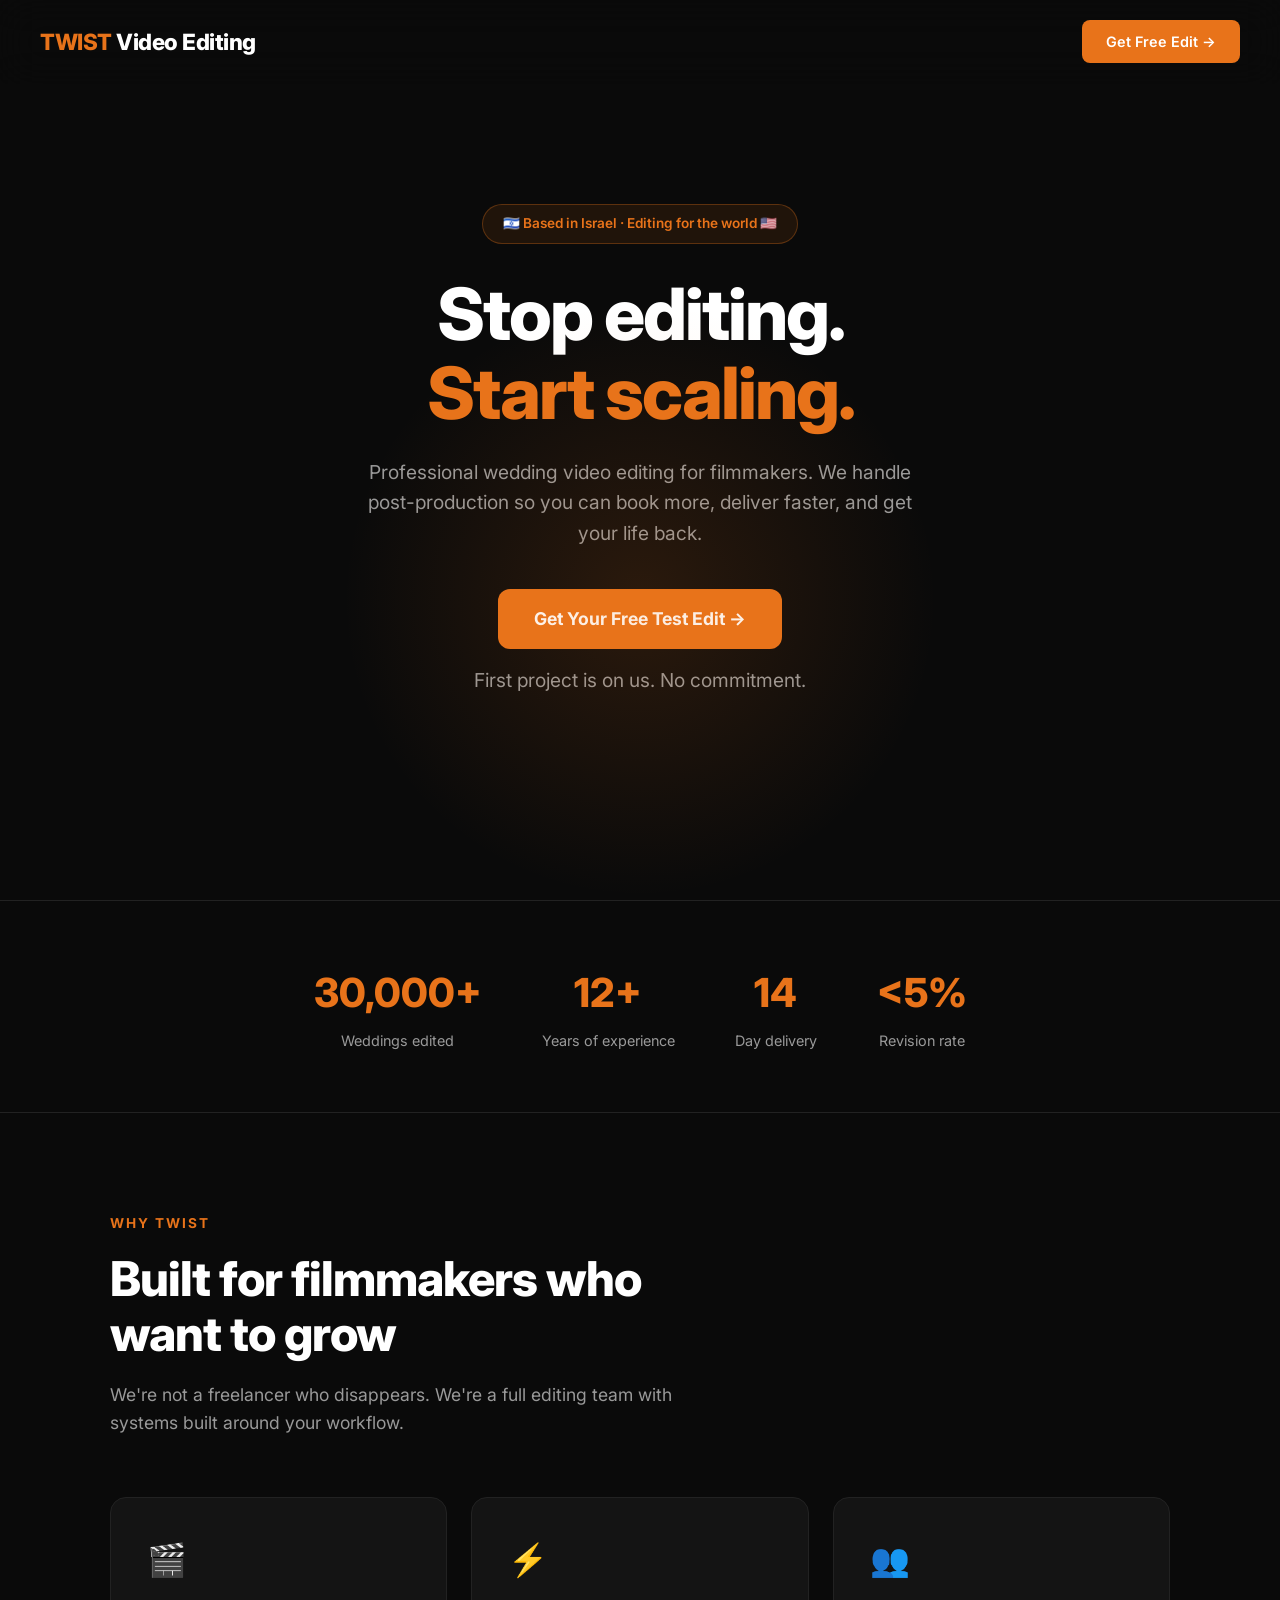
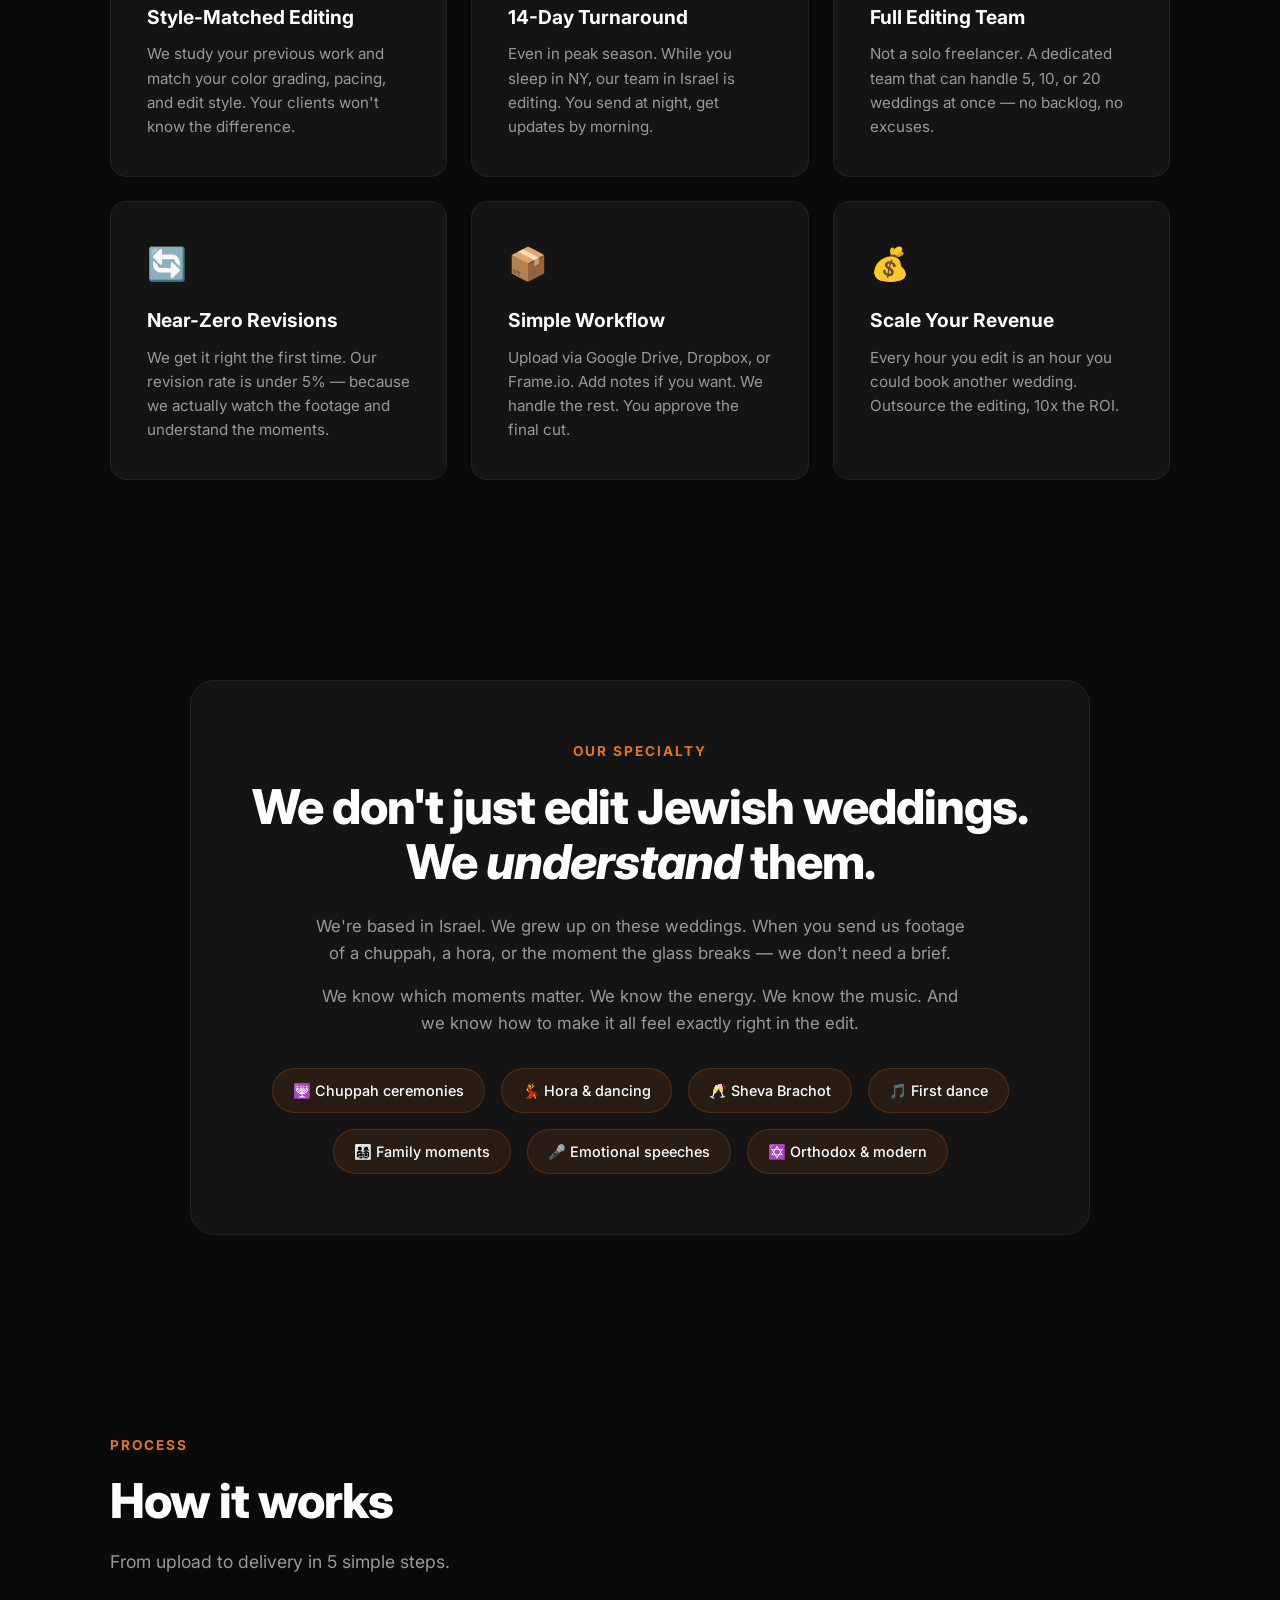
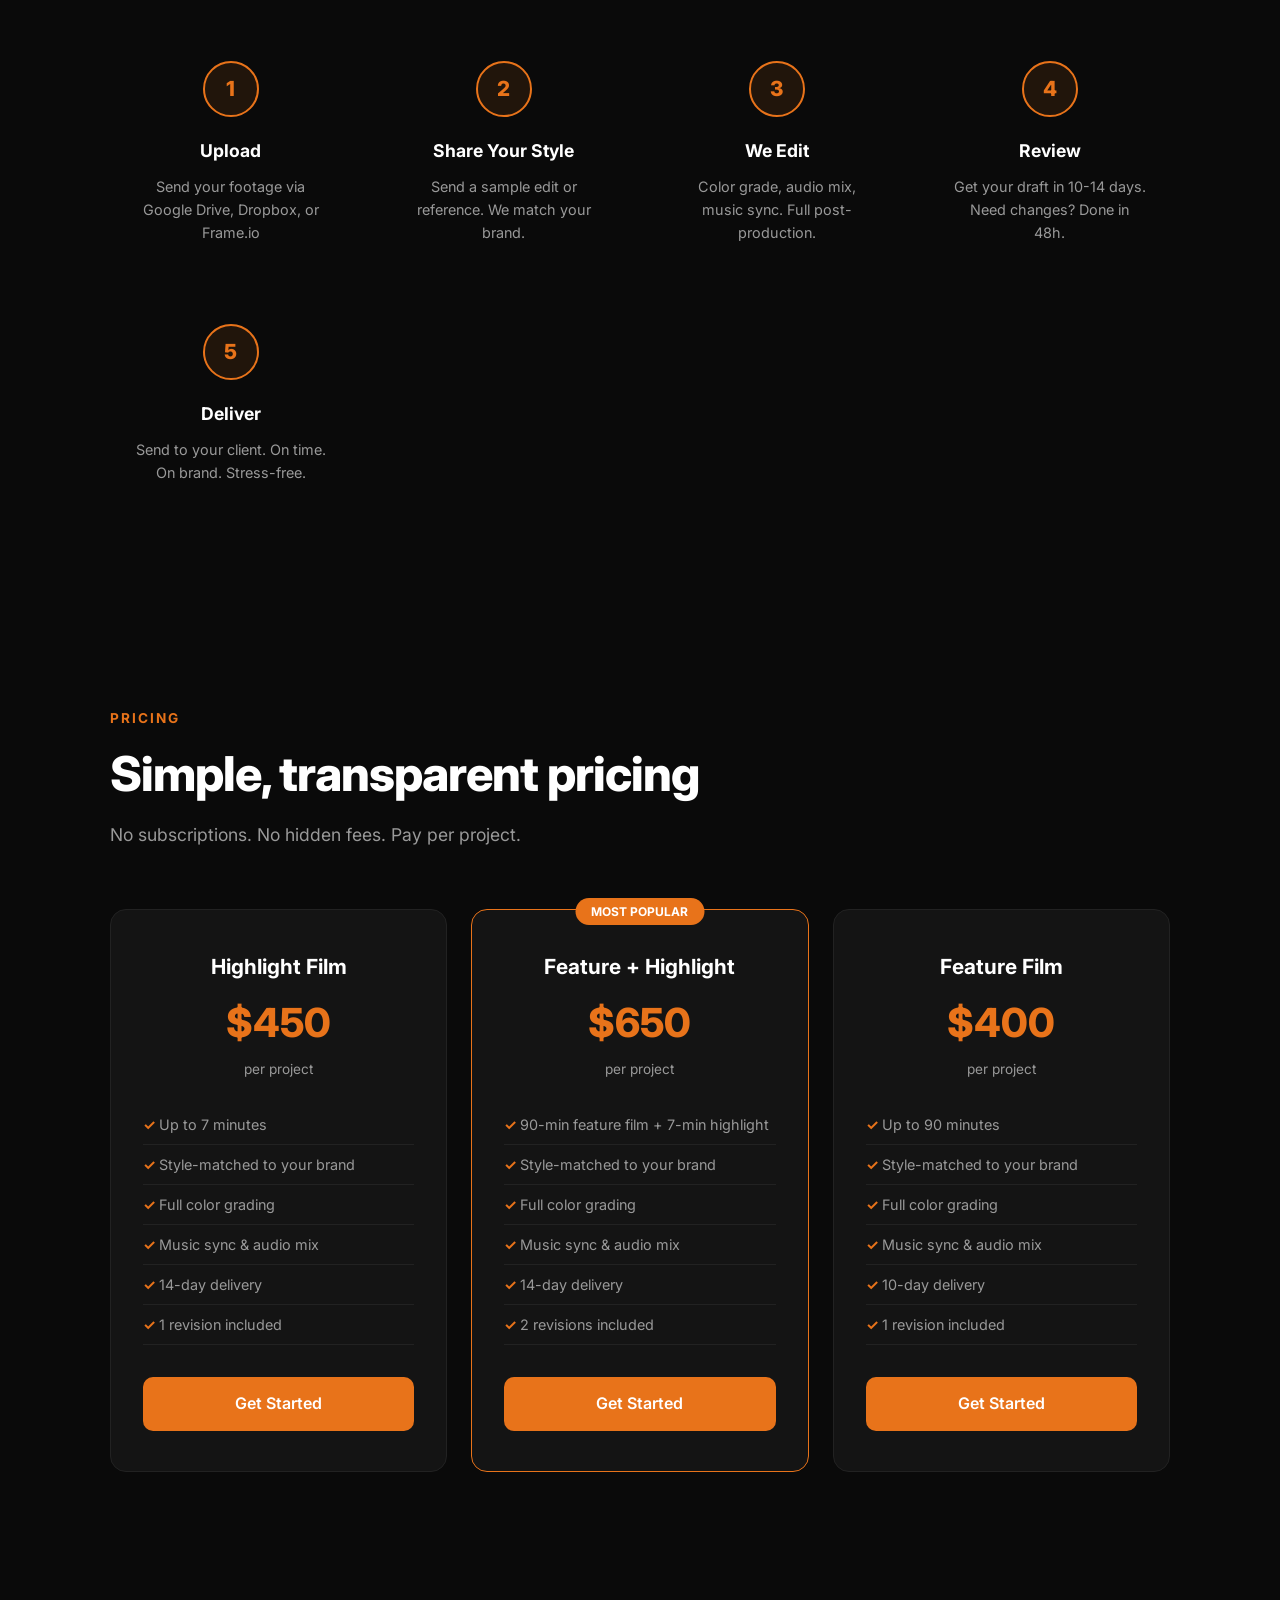
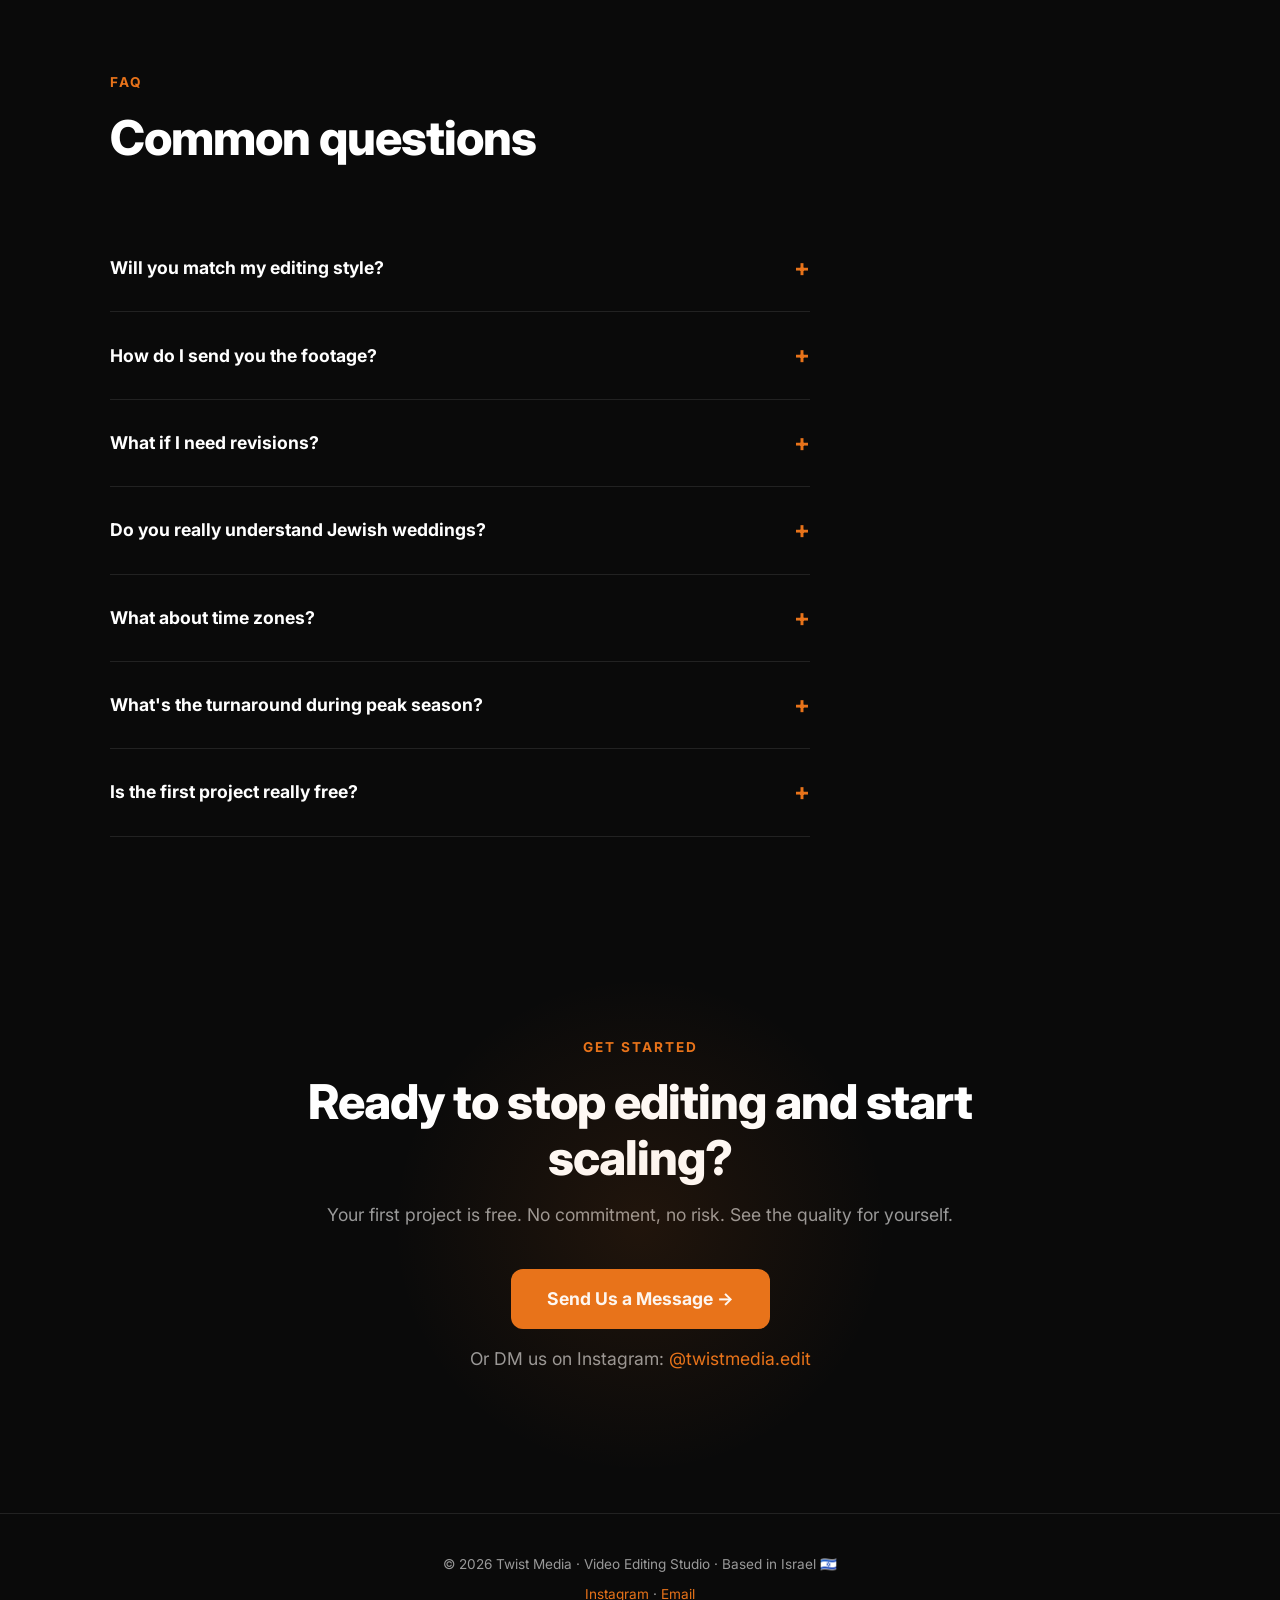
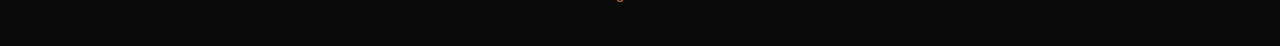
<file: index.html>
<!DOCTYPE html>
<html lang="en">
<head>
    <meta charset="UTF-8">
    <meta name="viewport" content="width=device-width, initial-scale=1.0">
    <title>Twist Media | Wedding Video Editing for Filmmakers</title>
    <meta name="description" content="Professional wedding video editing for filmmakers. 12+ years experience, 14-day delivery, Jewish wedding specialists. Based in Israel, editing for the world.">
    <link rel="preconnect" href="https://fonts.googleapis.com">
    <link rel="preconnect" href="https://fonts.gstatic.com" crossorigin>
    <link href="https://fonts.googleapis.com/css2?family=Inter:wght@400;500;600;700;800&display=swap" rel="stylesheet">
    <style>
        * { margin: 0; padding: 0; box-sizing: border-box; }
        
        :root {
            --orange: #E8731A;
            --orange-dark: #C45F10;
            --dark: #0A0A0A;
            --dark-card: #141414;
            --dark-border: #222;
            --gray: #999;
            --light: #F5F5F5;
            --white: #FFFFFF;
        }

        body {
            font-family: 'Inter', -apple-system, sans-serif;
            background: var(--dark);
            color: var(--white);
            line-height: 1.6;
            overflow-x: hidden;
        }

        /* NAV */
        nav {
            position: fixed;
            top: 0;
            width: 100%;
            padding: 20px 40px;
            display: flex;
            justify-content: space-between;
            align-items: center;
            z-index: 100;
            background: rgba(10,10,10,0.9);
            backdrop-filter: blur(20px);
            border-bottom: 1px solid var(--dark-border);
        }
        .logo {
            font-size: 1.4rem;
            font-weight: 800;
            color: var(--orange);
            text-decoration: none;
            letter-spacing: -0.5px;
        }
        .logo span { color: var(--white); }
        .nav-cta {
            background: var(--orange);
            color: var(--white);
            padding: 10px 24px;
            border-radius: 8px;
            text-decoration: none;
            font-weight: 600;
            font-size: 0.9rem;
            transition: background 0.3s;
        }
        .nav-cta:hover { background: var(--orange-dark); }

        /* HERO */
        .hero {
            min-height: 100vh;
            display: flex;
            flex-direction: column;
            justify-content: center;
            align-items: center;
            text-align: center;
            padding: 120px 20px 80px;
            position: relative;
        }
        .hero::after {
            content: '';
            position: absolute;
            bottom: 0;
            left: 50%;
            transform: translateX(-50%);
            width: 600px;
            height: 600px;
            background: radial-gradient(circle, rgba(232,115,26,0.15) 0%, transparent 70%);
            pointer-events: none;
        }
        .hero-badge {
            background: rgba(232,115,26,0.1);
            border: 1px solid rgba(232,115,26,0.3);
            color: var(--orange);
            padding: 8px 20px;
            border-radius: 50px;
            font-size: 0.85rem;
            font-weight: 600;
            margin-bottom: 30px;
        }
        .hero h1 {
            font-size: clamp(2.5rem, 6vw, 4.5rem);
            font-weight: 800;
            line-height: 1.1;
            margin-bottom: 24px;
            letter-spacing: -2px;
            max-width: 800px;
        }
        .hero h1 .highlight { color: var(--orange); }
        .hero p {
            font-size: 1.2rem;
            color: var(--gray);
            max-width: 560px;
            margin-bottom: 40px;
        }
        .hero-cta {
            display: inline-flex;
            align-items: center;
            gap: 10px;
            background: var(--orange);
            color: var(--white);
            padding: 16px 36px;
            border-radius: 12px;
            text-decoration: none;
            font-weight: 700;
            font-size: 1.1rem;
            transition: transform 0.2s, background 0.3s;
        }
        .hero-cta:hover { background: var(--orange-dark); transform: translateY(-2px); }
        .hero-sub {
            margin-top: 16px;
            font-size: 0.85rem;
            color: var(--gray);
        }

        /* STATS */
        .stats {
            display: flex;
            justify-content: center;
            gap: 60px;
            padding: 60px 20px;
            border-top: 1px solid var(--dark-border);
            border-bottom: 1px solid var(--dark-border);
            flex-wrap: wrap;
        }
        .stat { text-align: center; }
        .stat-number {
            font-size: 2.5rem;
            font-weight: 800;
            color: var(--orange);
        }
        .stat-label {
            font-size: 0.9rem;
            color: var(--gray);
            margin-top: 4px;
        }

        /* SECTIONS */
        section {
            padding: 100px 20px;
            max-width: 1100px;
            margin: 0 auto;
        }
        .section-label {
            color: var(--orange);
            font-size: 0.85rem;
            font-weight: 700;
            text-transform: uppercase;
            letter-spacing: 2px;
            margin-bottom: 16px;
        }
        .section-title {
            font-size: clamp(2rem, 4vw, 3rem);
            font-weight: 800;
            line-height: 1.15;
            letter-spacing: -1px;
            margin-bottom: 20px;
        }
        .section-subtitle {
            font-size: 1.1rem;
            color: var(--gray);
            max-width: 600px;
            margin-bottom: 60px;
        }

        /* WHY US */
        .features-grid {
            display: grid;
            grid-template-columns: repeat(auto-fit, minmax(300px, 1fr));
            gap: 24px;
        }
        .feature-card {
            background: var(--dark-card);
            border: 1px solid var(--dark-border);
            border-radius: 16px;
            padding: 36px;
            transition: border-color 0.3s;
        }
        .feature-card:hover { border-color: var(--orange); }
        .feature-icon {
            font-size: 2rem;
            margin-bottom: 16px;
        }
        .feature-card h3 {
            font-size: 1.2rem;
            font-weight: 700;
            margin-bottom: 10px;
        }
        .feature-card p {
            color: var(--gray);
            font-size: 0.95rem;
        }

        /* HOW IT WORKS */
        .steps {
            display: grid;
            grid-template-columns: repeat(auto-fit, minmax(220px, 1fr));
            gap: 32px;
        }
        .step {
            text-align: center;
            padding: 24px;
        }
        .step-number {
            width: 56px;
            height: 56px;
            background: rgba(232,115,26,0.1);
            border: 2px solid var(--orange);
            border-radius: 50%;
            display: flex;
            align-items: center;
            justify-content: center;
            font-size: 1.3rem;
            font-weight: 800;
            color: var(--orange);
            margin: 0 auto 20px;
        }
        .step h3 {
            font-size: 1.1rem;
            font-weight: 700;
            margin-bottom: 10px;
        }
        .step p {
            color: var(--gray);
            font-size: 0.9rem;
        }

        /* JEWISH */
        .jewish-section {
            background: var(--dark-card);
            border: 1px solid var(--dark-border);
            border-radius: 24px;
            padding: 60px 40px;
            text-align: center;
            max-width: 900px;
            margin: 0 auto;
        }
        .jewish-section .section-title {
            margin-bottom: 24px;
        }
        .jewish-section p {
            color: var(--gray);
            font-size: 1.05rem;
            max-width: 650px;
            margin: 0 auto 16px;
        }
        .jewish-list {
            list-style: none;
            display: flex;
            flex-wrap: wrap;
            justify-content: center;
            gap: 16px;
            margin-top: 32px;
        }
        .jewish-list li {
            background: rgba(232,115,26,0.1);
            border: 1px solid rgba(232,115,26,0.2);
            padding: 10px 20px;
            border-radius: 50px;
            font-size: 0.9rem;
            font-weight: 500;
        }

        /* PRICING */
        .pricing-grid {
            display: grid;
            grid-template-columns: repeat(auto-fit, minmax(280px, 1fr));
            gap: 24px;
        }
        .pricing-card {
            background: var(--dark-card);
            border: 1px solid var(--dark-border);
            border-radius: 16px;
            padding: 40px 32px;
            text-align: center;
            position: relative;
            transition: border-color 0.3s;
        }
        .pricing-card:hover { border-color: var(--orange); }
        .pricing-card.popular {
            border-color: var(--orange);
        }
        .popular-badge {
            position: absolute;
            top: -12px;
            left: 50%;
            transform: translateX(-50%);
            background: var(--orange);
            color: var(--white);
            padding: 4px 16px;
            border-radius: 50px;
            font-size: 0.75rem;
            font-weight: 700;
        }
        .pricing-card h3 {
            font-size: 1.3rem;
            font-weight: 700;
            margin-bottom: 8px;
        }
        .pricing-card .price {
            font-size: 2.5rem;
            font-weight: 800;
            color: var(--orange);
            margin-bottom: 4px;
        }
        .pricing-card .price-note {
            font-size: 0.85rem;
            color: var(--gray);
            margin-bottom: 24px;
        }
        .pricing-features {
            list-style: none;
            text-align: left;
            margin-bottom: 32px;
        }
        .pricing-features li {
            padding: 8px 0;
            font-size: 0.9rem;
            color: var(--gray);
            border-bottom: 1px solid var(--dark-border);
        }
        .pricing-features li::before {
            content: '✓ ';
            color: var(--orange);
            font-weight: 700;
        }
        .pricing-cta {
            display: block;
            background: var(--orange);
            color: var(--white);
            padding: 14px 28px;
            border-radius: 10px;
            text-decoration: none;
            font-weight: 600;
            transition: background 0.3s;
        }
        .pricing-cta:hover { background: var(--orange-dark); }

        /* FAQ */
        .faq-list { max-width: 700px; }
        .faq-item {
            border-bottom: 1px solid var(--dark-border);
            padding: 24px 0;
        }
        .faq-q {
            font-size: 1.1rem;
            font-weight: 700;
            cursor: pointer;
            display: flex;
            justify-content: space-between;
            align-items: center;
        }
        .faq-q::after {
            content: '+';
            font-size: 1.5rem;
            color: var(--orange);
            transition: transform 0.3s;
        }
        .faq-item.active .faq-q::after {
            transform: rotate(45deg);
        }
        .faq-a {
            max-height: 0;
            overflow: hidden;
            transition: max-height 0.3s ease;
            color: var(--gray);
            font-size: 0.95rem;
        }
        .faq-item.active .faq-a {
            max-height: 200px;
            padding-top: 16px;
        }

        /* CTA SECTION */
        .cta-section {
            text-align: center;
            padding: 100px 20px;
            position: relative;
        }
        .cta-section::before {
            content: '';
            position: absolute;
            top: 50%;
            left: 50%;
            transform: translate(-50%, -50%);
            width: 500px;
            height: 500px;
            background: radial-gradient(circle, rgba(232,115,26,0.1) 0%, transparent 70%);
            pointer-events: none;
        }
        .cta-section .section-title { max-width: 700px; margin: 0 auto 16px; }
        .cta-section p { color: var(--gray); margin-bottom: 40px; font-size: 1.1rem; }

        /* FOOTER */
        footer {
            border-top: 1px solid var(--dark-border);
            padding: 40px 20px;
            text-align: center;
            color: var(--gray);
            font-size: 0.85rem;
        }
        footer a { color: var(--orange); text-decoration: none; }

        /* MOBILE */
        @media (max-width: 768px) {
            nav { padding: 16px 20px; }
            .logo { font-size: 1.1rem; }
            .stats { gap: 30px; }
            .stat-number { font-size: 2rem; }
            section { padding: 60px 20px; }
            .jewish-section { padding: 40px 24px; }
            .pricing-grid { grid-template-columns: 1fr; }
        }
    </style>
</head>
<body>
    <!-- NAV -->
    <nav>
        <a href="#" class="logo">TWIST <span>Video Editing</span></a>
        <a href="#contact" class="nav-cta">Get Free Edit →</a>
    </nav>

    <!-- HERO -->
    <section class="hero">
        <div class="hero-badge">🇮🇱 Based in Israel · Editing for the world 🇺🇸</div>
        <h1>Stop editing.<br><span class="highlight">Start scaling.</span></h1>
        <p>Professional wedding video editing for filmmakers. We handle post-production so you can book more, deliver faster, and get your life back.</p>
        <a href="#contact" class="hero-cta">Get Your Free Test Edit →</a>
        <p class="hero-sub">First project is on us. No commitment.</p>
    </section>

    <!-- STATS -->
    <div class="stats">
        <div class="stat">
            <div class="stat-number">30,000+</div>
            <div class="stat-label">Weddings edited</div>
        </div>
        <div class="stat">
            <div class="stat-number">12+</div>
            <div class="stat-label">Years of experience</div>
        </div>
        <div class="stat">
            <div class="stat-number">14</div>
            <div class="stat-label">Day delivery</div>
        </div>
        <div class="stat">
            <div class="stat-number">&lt;5%</div>
            <div class="stat-label">Revision rate</div>
        </div>
    </div>

    <!-- WHY US -->
    <section>
        <div class="section-label">Why Twist</div>
        <h2 class="section-title">Built for filmmakers who<br>want to grow</h2>
        <p class="section-subtitle">We're not a freelancer who disappears. We're a full editing team with systems built around your workflow.</p>
        
        <div class="features-grid">
            <div class="feature-card">
                <div class="feature-icon">🎬</div>
                <h3>Style-Matched Editing</h3>
                <p>We study your previous work and match your color grading, pacing, and edit style. Your clients won't know the difference.</p>
            </div>
            <div class="feature-card">
                <div class="feature-icon">⚡</div>
                <h3>14-Day Turnaround</h3>
                <p>Even in peak season. While you sleep in NY, our team in Israel is editing. You send at night, get updates by morning.</p>
            </div>
            <div class="feature-card">
                <div class="feature-icon">👥</div>
                <h3>Full Editing Team</h3>
                <p>Not a solo freelancer. A dedicated team that can handle 5, 10, or 20 weddings at once — no backlog, no excuses.</p>
            </div>
            <div class="feature-card">
                <div class="feature-icon">🔄</div>
                <h3>Near-Zero Revisions</h3>
                <p>We get it right the first time. Our revision rate is under 5% — because we actually watch the footage and understand the moments.</p>
            </div>
            <div class="feature-card">
                <div class="feature-icon">📦</div>
                <h3>Simple Workflow</h3>
                <p>Upload via Google Drive, Dropbox, or Frame.io. Add notes if you want. We handle the rest. You approve the final cut.</p>
            </div>
            <div class="feature-card">
                <div class="feature-icon">💰</div>
                <h3>Scale Your Revenue</h3>
                <p>Every hour you edit is an hour you could book another wedding. Outsource the editing, 10x the ROI.</p>
            </div>
        </div>
    </section>

    <!-- JEWISH WEDDINGS -->
    <section>
        <div class="jewish-section">
            <div class="section-label">Our Specialty</div>
            <h2 class="section-title">We don't just edit Jewish weddings.<br>We <em>understand</em> them.</h2>
            <p>We're based in Israel. We grew up on these weddings. When you send us footage of a chuppah, a hora, or the moment the glass breaks — we don't need a brief.</p>
            <p>We know which moments matter. We know the energy. We know the music. And we know how to make it all feel exactly right in the edit.</p>
            <ul class="jewish-list">
                <li>🕎 Chuppah ceremonies</li>
                <li>💃 Hora & dancing</li>
                <li>🥂 Sheva Brachot</li>
                <li>🎵 First dance</li>
                <li>👨‍👩‍👧‍👦 Family moments</li>
                <li>🎤 Emotional speeches</li>
                <li>✡️ Orthodox & modern</li>
            </ul>
        </div>
    </section>

    <!-- HOW IT WORKS -->
    <section>
        <div class="section-label">Process</div>
        <h2 class="section-title">How it works</h2>
        <p class="section-subtitle">From upload to delivery in 5 simple steps.</p>
        
        <div class="steps">
            <div class="step">
                <div class="step-number">1</div>
                <h3>Upload</h3>
                <p>Send your footage via Google Drive, Dropbox, or Frame.io</p>
            </div>
            <div class="step">
                <div class="step-number">2</div>
                <h3>Share Your Style</h3>
                <p>Send a sample edit or reference. We match your brand.</p>
            </div>
            <div class="step">
                <div class="step-number">3</div>
                <h3>We Edit</h3>
                <p>Color grade, audio mix, music sync. Full post-production.</p>
            </div>
            <div class="step">
                <div class="step-number">4</div>
                <h3>Review</h3>
                <p>Get your draft in 10-14 days. Need changes? Done in 48h.</p>
            </div>
            <div class="step">
                <div class="step-number">5</div>
                <h3>Deliver</h3>
                <p>Send to your client. On time. On brand. Stress-free.</p>
            </div>
        </div>
    </section>

    <!-- PRICING -->
    <section id="pricing">
        <div class="section-label">Pricing</div>
        <h2 class="section-title">Simple, transparent pricing</h2>
        <p class="section-subtitle">No subscriptions. No hidden fees. Pay per project.</p>

        <div class="pricing-grid">
            <div class="pricing-card">
                <h3>Highlight Film</h3>
                <div class="price">$450</div>
                <div class="price-note">per project</div>
                <ul class="pricing-features">
                    <li>Up to 7 minutes</li>
                    <li>Style-matched to your brand</li>
                    <li>Full color grading</li>
                    <li>Music sync & audio mix</li>
                    <li>14-day delivery</li>
                    <li>1 revision included</li>
                </ul>
                <a href="#contact" class="pricing-cta">Get Started</a>
            </div>
            <div class="pricing-card popular">
                <div class="popular-badge">MOST POPULAR</div>
                <h3>Feature + Highlight</h3>
                <div class="price">$650</div>
                <div class="price-note">per project</div>
                <ul class="pricing-features">
                    <li>90-min feature film + 7-min highlight</li>
                    <li>Style-matched to your brand</li>
                    <li>Full color grading</li>
                    <li>Music sync & audio mix</li>
                    <li>14-day delivery</li>
                    <li>2 revisions included</li>
                </ul>
                <a href="#contact" class="pricing-cta">Get Started</a>
            </div>
            <div class="pricing-card">
                <h3>Feature Film</h3>
                <div class="price">$400</div>
                <div class="price-note">per project</div>
                <ul class="pricing-features">
                    <li>Up to 90 minutes</li>
                    <li>Style-matched to your brand</li>
                    <li>Full color grading</li>
                    <li>Music sync & audio mix</li>
                    <li>10-day delivery</li>
                    <li>1 revision included</li>
                </ul>
                <a href="#contact" class="pricing-cta">Get Started</a>
            </div>
        </div>
    </section>

    <!-- FAQ -->
    <section>
        <div class="section-label">FAQ</div>
        <h2 class="section-title">Common questions</h2>
        <p class="section-subtitle"></p>

        <div class="faq-list">
            <div class="faq-item">
                <div class="faq-q">Will you match my editing style?</div>
                <div class="faq-a">Yes. Send us a sample edit or reference video, and we'll study your color grading, pacing, transitions, and overall feel. Most clients can't tell the difference between their own edits and ours.</div>
            </div>
            <div class="faq-item">
                <div class="faq-q">How do I send you the footage?</div>
                <div class="faq-a">Google Drive, Dropbox, Frame.io, or any cloud storage you prefer. We'll adapt to your workflow — not the other way around.</div>
            </div>
            <div class="faq-item">
                <div class="faq-q">What if I need revisions?</div>
                <div class="faq-a">Our revision rate is under 5%, but when changes are needed, we turn them around within 48 hours. Every package includes at least 1 revision.</div>
            </div>
            <div class="faq-item">
                <div class="faq-q">Do you really understand Jewish weddings?</div>
                <div class="faq-a">We're based in Israel and have edited tens of thousands of Jewish weddings — Orthodox, Conservative, Reform, and everything in between. We know the chuppah, the hora, the sheva brachot, and every moment that matters. No brief needed.</div>
            </div>
            <div class="faq-item">
                <div class="faq-q">What about time zones?</div>
                <div class="faq-a">It actually works in your favor. Israel is 7 hours ahead of EST. You upload footage at night, and our team starts working on it first thing in the morning. You wake up to progress.</div>
            </div>
            <div class="faq-item">
                <div class="faq-q">What's the turnaround during peak season?</div>
                <div class="faq-a">14 days year-round. We have a full team — not a solo editor. Peak season doesn't slow us down because we scale capacity, not deadlines.</div>
            </div>
            <div class="faq-item">
                <div class="faq-q">Is the first project really free?</div>
                <div class="faq-a">Yes. No catch, no credit card, no commitment. We edit one wedding for you at no cost so you can see the quality firsthand. If you love it, we keep working together. If not, no hard feelings.</div>
            </div>
        </div>
    </section>

    <!-- CTA -->
    <section class="cta-section" id="contact">
        <div class="section-label">Get Started</div>
        <h2 class="section-title">Ready to stop editing and start scaling?</h2>
        <p>Your first project is free. No commitment, no risk. See the quality for yourself.</p>
        <a href="https://wa.me/972587123457?text=Hi%2C%20I'm%20interested%20in%20a%20free%20test%20edit" class="hero-cta" target="_blank">Send Us a Message →</a>
        <p class="hero-sub" style="margin-top:16px">Or DM us on Instagram: <a href="https://instagram.com/twistmedia.edit" target="_blank" style="color:var(--orange);text-decoration:none;">@twistmedia.edit</a></p>
    </section>

    <!-- FOOTER -->
    <footer>
        <p>© 2026 Twist Media · Video Editing Studio · Based in Israel 🇮🇱</p>
        <p style="margin-top:8px;">
            <a href="https://instagram.com/twistmedia.edit" target="_blank">Instagram</a> · 
            <a href="mailto:edit@twistmedia.com">Email</a>
        </p>
    </footer>

    <script>
        // FAQ accordion
        document.querySelectorAll('.faq-q').forEach(q => {
            q.addEventListener('click', () => {
                const item = q.parentElement;
                const wasActive = item.classList.contains('active');
                document.querySelectorAll('.faq-item').forEach(i => i.classList.remove('active'));
                if (!wasActive) item.classList.add('active');
            });
        });

        // Smooth scroll
        document.querySelectorAll('a[href^="#"]').forEach(a => {
            a.addEventListener('click', e => {
                e.preventDefault();
                const target = document.querySelector(a.getAttribute('href'));
                if (target) target.scrollIntoView({ behavior: 'smooth' });
            });
        });

        // Nav background on scroll
        window.addEventListener('scroll', () => {
            const nav = document.querySelector('nav');
            nav.style.borderBottomColor = window.scrollY > 50 ? 'var(--dark-border)' : 'transparent';
        });
    </script>
</body>
</html>
</file>
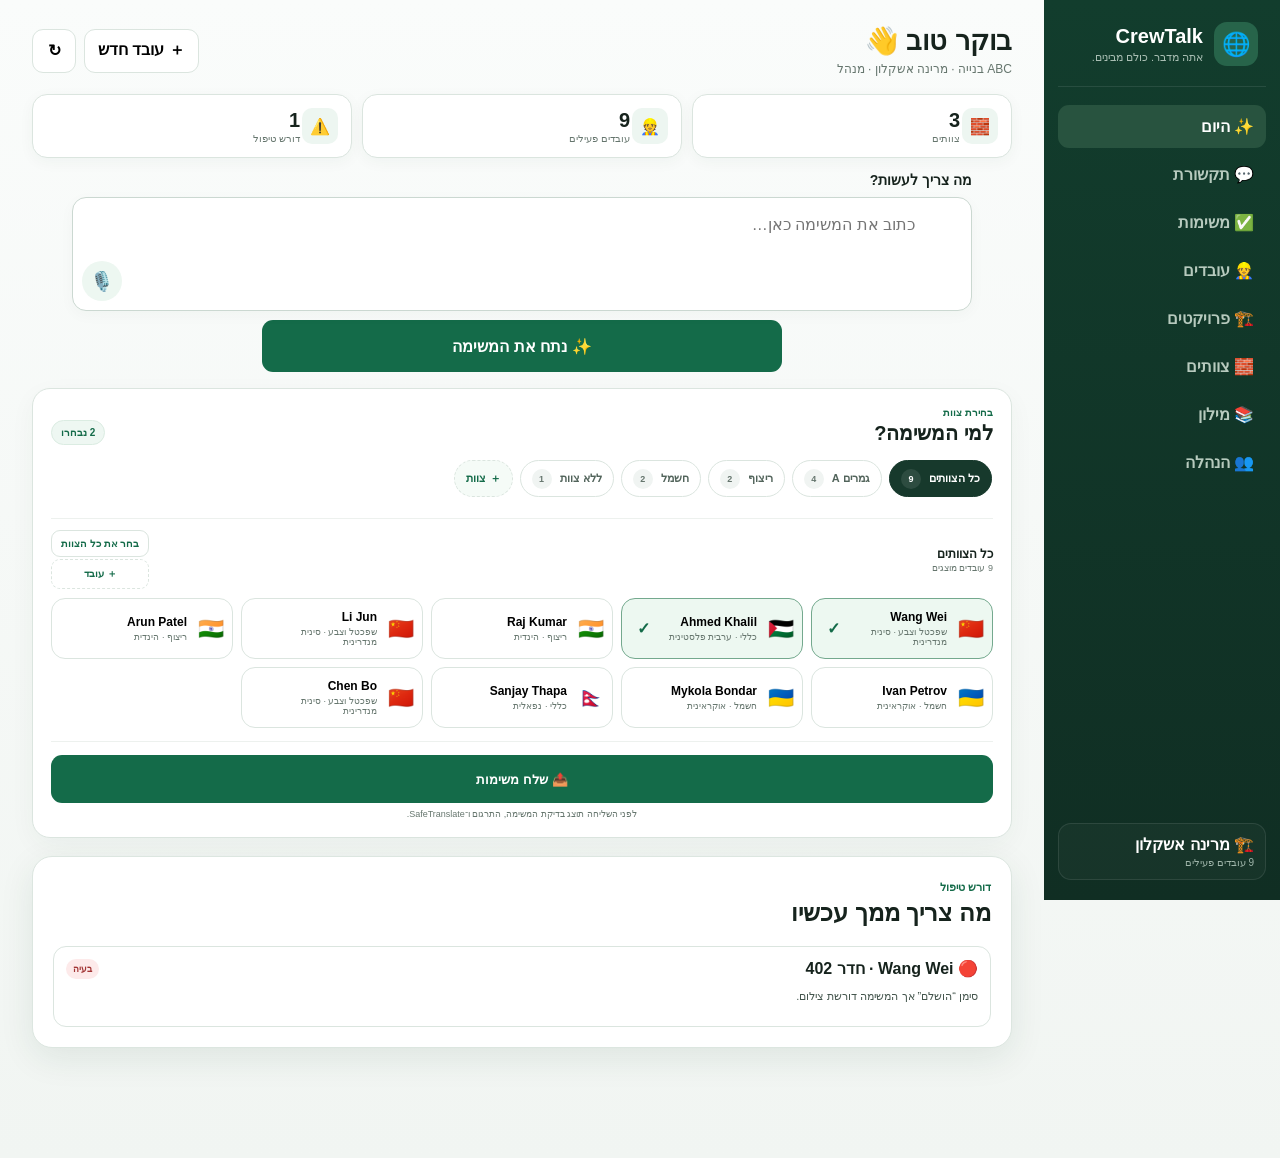
<file: crewtalk-preview/index.html>
<!doctype html>
<html lang="he" dir="rtl">
<head>
<meta charset="utf-8">
<meta name="viewport" content="width=device-width,initial-scale=1,viewport-fit=cover">
<title>CrewTalk — Field UX Preview</title>
<style>
:root{--g:#146b49;--gd:#123d2d;--g2:#2b9a6c;--bg:#f3f6f4;--card:#fff;--ink:#16231d;--mut:#66766e;--line:#dbe5df;--red:#e34b4b;--amber:#b27716;--shadow:0 10px 35px rgba(18,61,45,.09)}
*{box-sizing:border-box}html{scroll-behavior:smooth}body{margin:0;font-family:Arial,"Noto Sans Hebrew",sans-serif;background:linear-gradient(#fafcfb,#f1f5f2);color:var(--ink);-webkit-font-smoothing:antialiased}button,input,select,textarea{font:inherit}button{cursor:pointer;touch-action:manipulation}button:focus-visible,input:focus-visible,select:focus-visible,textarea:focus-visible{outline:3px solid #91bda7;outline-offset:2px}.sr{position:absolute;width:1px;height:1px;overflow:hidden;clip:rect(0,0,0,0)}
.app{min-height:100vh}.side{position:fixed;right:0;top:0;bottom:0;width:236px;background:linear-gradient(180deg,#123d2d,#102e23);color:#fff;padding:22px 14px;z-index:20}.brand{display:flex;gap:11px;align-items:center;padding:0 8px 20px;border-bottom:1px solid #ffffff18}.brandIcon{width:44px;height:44px;border-radius:13px;background:#27644a;display:grid;place-items:center;font-size:23px}.brand b{font-size:20px}.brand small{display:block;color:#a9beb3;font-size:11px;margin-top:3px}.side nav{display:grid;gap:5px;margin-top:18px}.side nav button{border:0;background:transparent;color:#b7cabe;border-radius:11px;padding:12px;text-align:right;font-weight:800;display:flex;gap:10px;align-items:center}.side nav button.on{background:#28533f;color:#fff}.siteBadge{position:absolute;bottom:20px;right:14px;left:14px;border:1px solid #ffffff18;border-radius:13px;padding:11px;background:#ffffff08}.siteBadge b,.siteBadge small{display:block}.siteBadge small{color:#9fb5aa;font-size:10px;margin-top:3px}
.main{margin-right:236px;max-width:1480px;padding:25px 32px 110px}.top{display:flex;justify-content:space-between;align-items:center;gap:14px;margin-bottom:16px}.top h1{font-size:27px;margin:0}.top p{color:var(--mut);font-size:12px;margin:5px 0 0}.topActions{display:flex;gap:8px}.btn,.iconBtn,.primary{border-radius:11px;min-height:44px;font-weight:800}.btn{border:1px solid var(--line);background:#fff;padding:9px 13px}.iconBtn{width:44px;border:1px solid var(--line);background:#fff}.primary{border:0;background:var(--g);color:#fff;padding:11px 16px}.view{display:none}.view.on{display:block}.card{background:#fff;border:1px solid #dce6e0;border-radius:20px;padding:20px;box-shadow:var(--shadow)}.eyebrow{font-size:11px;color:var(--g);font-weight:900}.head{display:flex;justify-content:space-between;align-items:flex-start;gap:14px}.head h2{margin:5px 0 5px;font-size:22px}.head p{color:var(--mut);font-size:12px;line-height:1.55;margin:0}.safe{font-size:11px;background:#eaf6ef;color:#176444;padding:7px 9px;border-radius:999px;font-weight:900;white-space:nowrap}
.mode{display:grid;grid-template-columns:1fr 1fr;background:#f0f4f2;padding:4px;border-radius:11px;margin:16px 0 12px}.mode button{min-height:44px;border:0;background:transparent;border-radius:8px;font-weight:800;color:#687870}.mode button.on{background:#fff;color:var(--g);box-shadow:0 2px 8px #0000000c}.recipientHead{display:flex;justify-content:space-between;align-items:center}.recipientHead b{font-size:12px}.recipientHead button{border:0;background:transparent;color:var(--g);font-weight:800;font-size:11px}.recipients{display:flex;gap:8px;overflow:auto;padding:9px 1px 12px;scrollbar-width:none}.recipients::-webkit-scrollbar{display:none}.recipient{min-width:160px;min-height:58px;background:#fff;border:1px solid var(--line);border-radius:14px;padding:8px;text-align:right;display:grid;grid-template-columns:30px 1fr 20px;gap:7px;align-items:center}.recipient.on{background:#edf8f1;border-color:#74a98e}.recipient .flag{font-size:21px}.recipient b,.recipient small{display:block}.recipient b{font-size:12px}.recipient small{font-size:9px;color:var(--mut);margin-top:3px}.checkmark{color:var(--g);font-weight:900}
.recordHero{position:relative;display:grid;grid-template-columns:1fr 145px;grid-template-areas:"copy mic" "meta mic";align-items:center;gap:8px 24px;min-height:220px;padding:24px 27px;border-radius:22px;color:#fff;background:radial-gradient(circle at 88% 48%,#3d9a7050,transparent 31%),linear-gradient(135deg,#0e432e,#163c30 62%,#1a4836);overflow:hidden}.recordHero:after{content:"";position:absolute;width:300px;height:300px;border-radius:50%;border:1px solid #ffffff12;left:-150px;bottom:-190px}.recordCopy{grid-area:copy}.recordTag{display:inline-block;border:1px solid #ffffff1f;background:#ffffff13;border-radius:999px;padding:6px 9px;font-size:10px;font-weight:900}.recordCopy h3{font-size:25px;margin:8px 0}.recordCopy p{color:#c8ddd2;line-height:1.6;font-size:12px;margin:0;max-width:690px}.mic{grid-area:mic;justify-self:center;width:116px;height:116px;border:0;border-radius:50%;background:#fff;color:var(--g);font-size:44px;display:grid;place-items:center;box-shadow:0 14px 38px #0006,0 0 0 10px #ffffff14;transition:.16s}.mic:active{transform:scale(.96)}.mic.recording{background:var(--red);color:#fff;animation:pulse 1.3s infinite}.recordMeta{grid-area:meta;display:flex;gap:10px;align-items:center}.recordMeta b{font-variant-numeric:tabular-nums}.recordMeta small{color:#a9c8b8}@keyframes pulse{50%{box-shadow:0 14px 38px #0005,0 0 0 17px #e34b4b35,0 0 0 30px #e34b4b12}}.wave{position:absolute;bottom:10px;right:27px;left:27px;display:flex;gap:4px;justify-content:flex-start;align-items:center;height:17px;opacity:.45}.wave span{width:3px;background:#c5ead6;border-radius:99px;animation:wave 1s infinite ease-in-out}.wave span:nth-child(2n){animation-delay:.15s}.wave span:nth-child(3n){animation-delay:.3s}@keyframes wave{0%,100%{height:5px}50%{height:17px}}
.or{display:flex;align-items:center;gap:10px;color:#849188;font-size:10px;margin:13px 0}.or:before,.or:after{content:"";height:1px;background:var(--line);flex:1}.instruction{width:100%;min-height:94px;border:1px solid var(--line);background:#fbfcfb;border-radius:13px;padding:13px;resize:vertical;line-height:1.6}.instruction:focus{border-color:#76a990;box-shadow:0 0 0 3px #146b4912;outline:none}.steps{display:flex;gap:5px;justify-content:center;flex-wrap:wrap;margin:11px 0}.steps span{font-size:9px;font-weight:800;color:#687970;background:#f1f5f2;border:1px solid #e6ece8;border-radius:999px;padding:5px 7px}.analyze{width:100%;min-height:52px}.hint{font-size:11px;color:#765d19;background:#fff8e7;border:1px solid #f1e3b8;padding:8px 10px;border-radius:9px;margin-bottom:9px}.recordingStatus{display:none}.recordingStatus.on{display:block}
.stats{display:grid;grid-template-columns:repeat(3,1fr);gap:10px;margin:14px 0}.stat{background:#fff;border:1px solid var(--line);border-radius:15px;padding:13px;display:grid;grid-template-columns:38px 1fr;align-items:center;box-shadow:0 4px 15px #163c2b0b}.stat i{grid-row:1/3;font-style:normal;width:36px;height:36px;background:#edf6f1;border-radius:10px;display:grid;place-items:center}.stat b{font-size:20px}.stat span{font-size:10px;color:var(--mut)}
.sectionHead{display:flex;justify-content:space-between;align-items:flex-start;gap:12px;margin-bottom:15px}.sectionHead h2{margin:4px 0}.sectionHead p{margin:0;color:var(--mut);font-size:11px}.grid{display:grid;grid-template-columns:repeat(3,1fr);gap:10px}.item{border:1px solid var(--line);border-radius:14px;padding:13px;background:#fff}.item h3{margin:0 0 4px;font-size:14px}.item p,.item small{font-size:10px;color:var(--mut)}.pills{display:flex;flex-wrap:wrap;gap:5px;margin:9px 0}.pill{background:#edf5f0;color:#416354;border-radius:999px;padding:5px 7px;font-size:9px;font-weight:800}.table{display:grid}.row{display:grid;grid-template-columns:1.2fr 1fr .95fr 1.1fr .7fr 44px;gap:8px;align-items:center;padding:10px;border-bottom:1px solid #edf1ef;font-size:11px}.row.header{font-size:9px;font-weight:900;color:var(--mut);background:#f7f9f8;border-radius:9px}.row small{display:block;color:var(--mut);font-size:9px;margin-top:2px}.row .person{display:flex;gap:7px;align-items:center}.row .person i{font-style:normal;font-size:19px}.empty{padding:30px;text-align:center;color:var(--mut);font-size:11px}.task{border:1px solid var(--line);border-radius:13px;padding:12px;margin-top:8px}.taskTop{display:flex;justify-content:space-between}.task p{font-size:11px;color:#45564e}.status{padding:5px 7px;border-radius:999px;font-size:9px;font-weight:900;background:#e9f3ed;color:#2a6a4b}.status.problem{background:#fdeaea;color:#a23535}
.moreCards{display:grid;grid-template-columns:repeat(2,1fr);gap:10px}.moreCards button{border:1px solid var(--line);background:#fff;border-radius:14px;padding:14px;text-align:right}.moreCards b,.moreCards small{display:block}.moreCards small{color:var(--mut);font-size:10px;margin-top:4px}
.overlay{display:none;position:fixed;inset:0;background:#0d251b8a;z-index:100;align-items:flex-start;justify-content:center;padding:4vh 14px 14px;backdrop-filter:blur(4px)}.overlay.on{display:flex}.modal{width:min(720px,100%);max-height:92vh;overflow:auto;background:#fff;border-radius:22px;box-shadow:0 25px 80px #0005}.modalHead{position:sticky;top:0;background:#ffffffef;backdrop-filter:blur(12px);z-index:4;display:flex;justify-content:space-between;align-items:center;padding:17px 19px;border-bottom:1px solid #edf1ef}.modalHead h3{margin:0;font-size:18px}.close{width:42px;height:42px;border-radius:10px;border:1px solid var(--line);background:#fff}.form{display:grid;grid-template-columns:1fr 1fr;gap:13px 15px;padding:17px 19px 22px}.form label{font-size:11px;font-weight:900}.form label>small{font-weight:500;color:#89958e}.form input,.form select,.form textarea{display:block;width:100%;min-height:47px;margin-top:6px;border:1px solid #cbd8d1;border-radius:11px;padding:10px 11px;background:#fff}.form textarea{min-height:90px;resize:vertical;line-height:1.5}.full{grid-column:1/-1}.formSection{grid-column:1/-1;background:#f3f8f5;border:1px solid #e1ebe5;border-radius:11px;padding:10px}.formSection b,.formSection small{display:block}.formSection small{font-size:9px;color:var(--mut);margin-top:3px}.phone{display:grid;grid-template-columns:145px 1fr;gap:8px;margin-top:6px}.phone select,.phone input{margin:0}.fieldHelp{font-size:9px!important;font-weight:500!important;color:#78877f!important;line-height:1.4;display:block;margin-top:5px!important}.inlineCreate{grid-column:1/-1;border:1px solid #cfe1d7;background:#f3faf6;border-radius:12px;padding:11px}.inlineCreate b{color:var(--g)}.inlineFields{display:grid;grid-template-columns:1fr 1fr;gap:8px;margin-top:8px}.inlineFields input,.inlineFields select{margin:0}.inlineActions{display:flex;gap:8px;justify-content:flex-end;margin-top:8px}.smallBtn{border:0;border-radius:8px;padding:8px 10px;font-weight:800}.smallBtn.green{background:var(--g);color:#fff}.smallBtn.grey{background:#e9eeeb}.check{display:flex!important;align-items:center;gap:8px;border:1px solid #e6ece8;border-radius:10px;padding:10px;background:#fafcfa}.check input{width:18px!important;height:18px!important;margin:0!important;min-height:auto!important;accent-color:var(--g)}.saveBar{grid-column:1/-1;position:sticky;bottom:-22px;padding:20px 0 2px;background:linear-gradient(transparent,#fff 25%)}.saveBar .primary{width:100%;min-height:52px}
.approval{display:none;margin-top:14px;border-top:1px solid var(--line);padding-top:14px}.approval.on{display:block}.compare{display:grid;grid-template-columns:1fr 1fr;gap:9px}.compare>div{border:1px solid var(--line);background:#fafcfa;border-radius:11px;padding:11px}.compare small{font-size:9px;font-weight:900;color:var(--mut)}.compare p{font-size:11px;line-height:1.55}.actions{display:grid;grid-template-columns:.65fr 1.35fr;gap:8px;margin-top:10px}.actions button{min-height:45px;border-radius:10px;font-weight:800}.actions .back{border:1px solid var(--line);background:#fff}.translation{border:1px solid var(--line);border-radius:11px;padding:10px;margin-top:8px}.translation .taskTop b{font-size:11px}.translation p{font-size:11px;line-height:1.6;background:#f8faf9;padding:9px;border-radius:8px}.good{background:#e5f5ea;color:#256b48;border-radius:999px;padding:5px 7px;font-size:9px;font-weight:900}.send{background:#168755}
.mobileNav,.sheetBack{display:none}
@media(max-width:850px){.side{display:none}.main{margin:0;padding:13px 12px 104px}.top{align-items:flex-start}.top h1{font-size:22px}.topActions .btn{display:none}.card{padding:14px;border-radius:18px}.head h2{font-size:21px}.safe{display:none}.recordHero{grid-template-columns:1fr;grid-template-areas:"copy" "mic" "meta";text-align:center;min-height:320px;padding:19px 15px;gap:10px}.recordTag{margin:auto}.recordCopy h3{font-size:23px}.recordCopy p{font-size:11px}.mic{width:132px;height:132px;font-size:48px}.recordMeta{justify-content:center;display:grid;gap:2px}.wave{justify-content:center}.stats{gap:6px}.stat{padding:9px 7px;grid-template-columns:30px 1fr}.stat i{width:29px;height:29px}.stat b{font-size:17px}.stat span{font-size:8px}.grid,.moreCards{grid-template-columns:1fr}.row.header{display:none}.row{grid-template-columns:1fr 1fr;border:1px solid var(--line);border-radius:11px;margin-bottom:7px}.row>div:nth-child(3),.row>div:nth-child(5){display:none}.form{grid-template-columns:1fr;padding:14px 14px calc(24px + env(safe-area-inset-bottom))}.full,.formSection,.inlineCreate,.saveBar{grid-column:1}.form input,.form select,.form textarea{font-size:16px;min-height:50px}.phone{grid-template-columns:128px 1fr}.inlineFields{grid-template-columns:1fr}.overlay{align-items:flex-end;padding:0}.modal{max-height:94dvh;border-radius:24px 24px 0 0;width:100%}.modalHead{padding:15px}.mobileNav{position:fixed;display:grid;grid-template-columns:1fr 1fr 1.18fr 1fr 1fr;bottom:max(8px,env(safe-area-inset-bottom));left:9px;right:9px;background:#17392cf2;border:1px solid #ffffff16;border-radius:20px;padding:7px;z-index:80;box-shadow:0 16px 44px #0005;backdrop-filter:blur(12px)}.mobileNav button{border:0;background:transparent;color:#b2c7bc;min-height:52px;border-radius:11px;display:grid;place-items:center;align-content:center;gap:2px;padding:3px}.mobileNav button.on{background:#2a6148;color:#fff}.mobileNav button span{font-size:19px}.mobileNav button small{font-size:8px;font-weight:900}.mobileNav .recordFab{width:74px;height:74px;min-height:74px;border-radius:50%;background:linear-gradient(145deg,#2b9a6c,#146b49);color:#fff;justify-self:center;transform:translateY(-19px);box-shadow:0 10px 28px #082d1f6b,0 0 0 7px #f3f6f4}.recordFab span{font-size:27px!important}.sheetBack{display:none;position:fixed;inset:0;background:#0d251b75;z-index:90;align-items:end}.sheetBack.on{display:grid}.sheet{background:#fff;border-radius:24px 24px 0 0;padding:7px 14px calc(18px + env(safe-area-inset-bottom))}.handle{width:38px;height:4px;background:#d8dedb;border-radius:99px;margin:3px auto 10px}.sheet button{width:100%;min-height:62px;border:0;border-top:1px solid #edf1ef;background:#fff;text-align:right;display:grid;grid-template-columns:42px 1fr;align-items:center}.sheet button span{font-size:23px;text-align:center}.sheet button b,.sheet button small{display:block}.sheet button small{font-size:9px;color:var(--mut);margin-top:2px}}
@media(prefers-reduced-motion:reduce){*,*:before,*:after{animation:none!important;transition:none!important;scroll-behavior:auto!important}}

/* Today v3 */
.todayStats{margin:18px 0 14px}.todayPicker{background:#fff;border:1px solid var(--line);border-radius:18px;padding:18px;box-shadow:0 8px 26px #143c2a0b}.todayHead{display:flex;align-items:flex-end;justify-content:space-between;gap:12px;margin-bottom:13px}.todayHead small{display:block;color:var(--g);font-size:10px;font-weight:900}.todayHead h2{margin:3px 0 0;font-size:20px}.selectedBadge{background:#eef7f2;color:var(--g);border:1px solid #dbece2;border-radius:999px;padding:6px 9px;font-size:10px;font-weight:900}.teamTabs{display:flex;flex-wrap:wrap;gap:7px;margin-bottom:14px}.teamTabs button{border:1px solid var(--line);background:#fff;border-radius:999px;min-height:37px;padding:7px 11px;font-size:11px;font-weight:900;color:#52645b}.teamTabs button.on{background:#17392c;color:#fff;border-color:#17392c}.teamTabs small{display:inline-grid;place-items:center;margin-right:5px;min-width:20px;height:20px;border-radius:999px;background:#f0f4f2;color:#66766e;font-size:9px}.teamTabs button.on small{background:#ffffff19;color:#fff}.pickerHead{display:flex;align-items:center;justify-content:space-between;border-top:1px solid #edf1ee;padding-top:11px;margin-bottom:9px}.pickerHead div{display:grid;gap:2px}.pickerHead b{font-size:12px}.pickerHead small{font-size:9px;color:var(--mut)}.pickerHead button{border:0;background:transparent;color:var(--g);font-weight:900;font-size:11px}.workerGridV3{display:grid;grid-template-columns:repeat(auto-fill,minmax(170px,1fr));gap:8px}.workerGridV3 .recipient{min-width:0;width:100%;min-height:61px}.taskInputV3{max-width:820px;margin:18px auto 0;display:grid;gap:9px}.taskInputV3 label{font-size:14px;font-weight:900}.taskInputV3 textarea{width:100%;min-height:122px;border:1px solid #cbd8d1;background:#fff;border-radius:14px;padding:14px;resize:vertical;line-height:1.65;outline:none}.taskInputV3 textarea:focus{border-color:#71a189;box-shadow:0 0 0 4px #17624213}.recordOnlyV3{display:grid;place-items:center;gap:6px;padding:8px 0 2px}.micV3{width:104px;height:104px;border:0;border-radius:50%;background:var(--g);color:#fff;font-size:38px;display:grid;place-items:center;box-shadow:0 12px 30px #1762423b,0 0 0 8px #17624210}.micV3.recording{background:var(--red);animation:pulse 1.3s infinite}.recordOnlyV3 b{font-size:11px}.recordOnlyV3 small{font-size:9px;color:#ad3e3e}.taskInputV3 .analyze{max-width:520px;margin:auto}.safeLine{text-align:center;color:#77867e;font-size:9px}.todayPicker+.taskInputV3{margin-top:16px}
@media(max-width:850px){.todayStats{margin:12px 0}.todayPicker{padding:13px 11px;border-radius:16px}.teamTabs{gap:5px}.teamTabs button{font-size:10px;padding:6px 9px;min-height:34px}.workerGridV3{grid-template-columns:repeat(2,minmax(0,1fr));gap:7px}.workerGridV3 .recipient{min-width:0;padding:8px 6px;grid-template-columns:28px 1fr 17px}.workerGridV3 .flag{font-size:19px}.workerGridV3 b{font-size:10.5px}.workerGridV3 small{font-size:8px}.taskInputV3{margin-top:14px;padding-bottom:7px}.taskInputV3 textarea{min-height:108px;font-size:16px}.micV3{width:94px;height:94px;font-size:35px}}

/* Today V4 overrides */
.todayPicker{padding:18px}.teamTabs{display:flex!important;flex-wrap:nowrap!important;gap:7px!important;overflow-x:auto!important;-webkit-overflow-scrolling:touch;scroll-snap-type:x proximity;padding:2px 1px 7px;margin-bottom:14px}.teamTabs button{flex:0 0 auto!important;white-space:nowrap;scroll-snap-align:start}.teamTabs .addTeamChip{border-style:dashed;color:var(--g);background:#f5fbf7}.pickerHead{gap:10px}.pickerActions{display:flex;align-items:center;gap:6px;flex-wrap:wrap}.pickerActions button{border:1px solid var(--line)!important;background:#fff!important;color:var(--g)!important;font-weight:900!important;font-size:10px!important;border-radius:9px;padding:7px 9px}.pickerActions .addWorker{border-style:dashed!important}.taskInputV3{max-width:900px;margin:0 auto 16px;display:grid;gap:9px}.taskBoxV4{position:relative;border:1px solid #cbd8d1;background:#fff;border-radius:14px;box-shadow:0 4px 15px #143c2a08}.taskBoxV4:focus-within{border-color:#71a189;box-shadow:0 0 0 4px #17624213}.taskBoxV4 textarea{display:block;width:100%;min-height:112px;max-height:220px;border:0;background:transparent;padding:14px 56px 14px 14px;resize:none;line-height:1.65;outline:none;overflow-y:hidden}.taskActionsV4{position:absolute;left:9px;bottom:9px;display:flex;align-items:center;gap:6px}.micV4{width:40px;height:40px;border:0;border-radius:50%;background:#edf7f1;color:var(--g);font-size:19px;display:grid;place-items:center}.micV4.recording{background:var(--red);color:#fff}.timerV4{font-size:10px;font-weight:900;color:#a63838;background:#fff1f1;border:1px solid #efcccc;border-radius:999px;padding:5px 7px}.taskInputV3 .analyze{width:100%;max-width:520px;margin:auto}.mobileNav{grid-template-columns:repeat(4,1fr)!important}.mobileNav .recordFab{display:none!important}
@media(max-width:850px){.taskInputV3{margin:0 0 13px}.taskBoxV4 textarea{min-height:105px;max-height:205px;font-size:16px}.todayPicker{padding:13px 11px}.teamTabs{gap:5px!important}.pickerHead{align-items:flex-start}.pickerActions{justify-content:flex-end}}
.sendTasksArea{display:grid;gap:6px;margin-top:13px;padding-top:13px;border-top:1px solid #edf1ee}.sendTasksBtn{width:100%;min-height:48px;font-size:13px}.sendTasksArea small{text-align:center;color:var(--mut);font-size:9px}
</style>
</head>
<body>
<div class="app">
<aside class="side"><div class="brand"><div class="brandIcon">🌐</div><div><b>CrewTalk</b><small>אתה מדבר. כולם מבינים.</small></div></div><nav id="sideNav">
<button class="on" data-view="today">✨ היום</button><button data-view="communication">💬 תקשורת</button><button data-view="tasks">✅ משימות</button><button data-view="workers">👷 עובדים</button><button data-view="projects">🏗️ פרויקטים</button><button data-view="teams">🧱 צוותים</button><button data-view="terms">📚 מילון</button><button data-view="members">👥 הנהלה</button>
</nav><div class="siteBadge"><b>🏗️ מרינה אשקלון</b><small id="activeWorkersSide">4 עובדים פעילים</small></div></aside>
<main class="main"><header class="top"><div><h1 id="pageTitle">בוקר טוב 👋</h1><p>ABC בנייה · מרינה אשקלון · מנהל</p></div><div class="topActions"><button class="btn" onclick="showView('workers');openModal('worker')">＋ עובד חדש</button><button class="iconBtn" aria-label="רענון">↻</button></div></header>

<section class="view on" id="today">
<div class="stats todayStats"><div class="stat"><i>🧱</i><b id="teamCountStat">3</b><span>צוותים</span></div><div class="stat"><i>👷</i><b id="workerCountStat">9</b><span>עובדים פעילים</span></div><div class="stat"><i>⚠️</i><b>1</b><span>דורש טיפול</span></div></div>
<div id="composer">
 <div id="composePhase" class="taskInputV3"><label for="instruction">מה צריך לעשות?</label><div class="taskBoxV4"><textarea id="instruction" rows="3" placeholder="כתוב את המשימה כאן…" oninput="autoSizeTask();updateSendTasksState()"></textarea><div class="taskActionsV4"><span class="timerV4" id="timer" hidden>00:00</span><button class="micV4" id="micButton" aria-pressed="false" aria-label="הקלט משימה" onclick="toggleRecording()">🎙️<span class="sr">התחל הקלטה</span></button></div></div><div class="hint" id="recipientHint" hidden>בחר לפחות עובד אחד לפני הניתוח.</div><button class="primary analyze" onclick="analyzeInstruction()">✨ נתח את המשימה</button></div>
 <section class="todayPicker"><div class="todayHead"><div><small>בחירת צוות</small><h2>למי המשימה?</h2></div><span class="selectedBadge" id="selectedCount">2 נבחרו</span></div><div class="teamTabs" id="teamTabs"></div><div class="pickerHead"><div><b id="activeTeamLabel">כל הצוותים</b><small id="visibleWorkerCount">0 עובדים מוצגים</small></div><div class="pickerActions"><button id="allBtn" onclick="toggleAllRecipients()">בחר את כל הצוות</button><button class="addWorker" onclick="openModal('worker')">＋ עובד</button></div></div><div class="workerGridV3" id="recipients"></div><div class="sendTasksArea"><button class="primary sendTasksBtn" id="sendTasksBtn" onclick="startSendFlow()">📤 שלח משימות</button><small>לפני השליחה תוצג בדיקת המשימה, התרגום ו־SafeTranslate.</small></div></section>
 <div class="approval card" id="approval"><h3>בדיקה לפני תרגום</h3><div class="compare"><div><small>מה שאמרת</small><p id="sourceReview"></p></div><div><small>הנוסח שהמערכת הבינה</small><p>המערכת מפרקת את ההוראה למשימות לפי העובדים שבחרת.</p></div></div><div class="task"><div class="taskTop"><b>1. סיום הקיר ליד המעלית</b><span class="pill">Wang Wei</span></div><p>📍 קומה 4 · ליד המעלית</p></div><div class="task"><b>⚠️ הוראה נעולה</b><p>אל תסגרו לפני שיוסי בודק ומאשר.</p></div><div class="actions"><button class="back" onclick="backToCompose()">עריכה</button><button class="primary" onclick="showTranslations()">אשר, תרגם ובדוק</button></div></div>
 <div class="approval card" id="translations"><h3>תרגומים ובקרת איכות</h3><div class="translation"><div class="taskTop"><b>🇨🇳 Wang Wei · Mandarin</b><span class="good">99% תקין</span></div><p>上四楼，完成电梯旁边的墙。在Yossi检查并批准之前不要封闭施工。</p></div><div class="task"><b>✅ SafeTranslate עבר</b><p>מספרים, מיקומים, שמות, סדר ושלילות נשמרו.</p></div><button class="primary send" onclick="sendDemo()">📤 שלח ב־WhatsApp</button><div class="hint" id="sentMessage" hidden style="color:#27684b;background:#eaf6ef;border-color:#cfe5d8;margin-top:9px">✓ מוכן לשליחה דרך GREEN API.</div></div>
</div>
<div class="card" style="margin-top:18px"><div class="sectionHead"><div><span class="eyebrow">דורש טיפול</span><h2>מה צריך ממך עכשיו</h2></div></div><div class="task"><div class="taskTop"><b>🔴 Wang Wei · חדר 402</b><span class="status problem">בעיה</span></div><p>סימן “הושלם” אך המשימה דורשת צילום.</p></div></div>
</section>

<section class="view" id="communication"><div class="card"><div class="sectionHead"><div><span class="eyebrow">WhatsApp דו־כיווני</span><h2>תקשורת</h2><p>הודעות מהעובדים ותרגום חזרה לעברית.</p></div></div><div class="task"><b>🇨🇳 Wang Wei</b><p>“סיימתי את הקיר, יוסי עדיין לא הגיע. לחכות?”</p><span class="pill">תורגם מסינית</span></div><div class="task"><b>🇵🇸 Ahmed Khalil</b><p>“חסר חומר בחדר 402.”</p><span class="pill">תורגם מערבית</span></div></div></section>
<section class="view" id="tasks"><div class="card"><div class="sectionHead"><div><span class="eyebrow">בקרה</span><h2>משימות</h2><p>סטטוס, הקצאה והוכחות ביצוע.</p></div></div><div class="task"><div class="taskTop"><b>קיר ליד המעלית</b><span class="status">בביצוע</span></div><p>Wang Wei · קומה 4 · צילום נדרש בסיום</p></div><div class="task"><div class="taskTop"><b>בדיקת חומר בחדר 402</b><span class="status">התקבלה</span></div><p>Ahmed Khalil · קומה 4</p></div></div></section>
<section class="view" id="workers"><div class="card"><div class="sectionHead"><div><span class="eyebrow">אנשים ושפות</span><h2>עובדים</h2><p>WhatsApp, מקצוע, שפה, פרויקט וצוות.</p></div><button class="primary" onclick="openModal('worker')">＋ הוסף עובד</button></div><div class="table" id="workerTable"></div></div></section>
<section class="view" id="projects"><div class="card"><div class="sectionHead"><div><span class="eyebrow">אתרי עבודה</span><h2>פרויקטים</h2><p>כתובת, לקוח, לוחות זמנים ואיש קשר.</p></div><button class="primary" onclick="openModal('project')">＋ הוסף פרויקט</button></div><div class="grid" id="projectGrid"></div></div></section>
<section class="view" id="teams"><div class="card"><div class="sectionHead"><div><span class="eyebrow">צוותי שטח</span><h2>צוותים</h2><p>מקצוע, אחראי, משמרת ואזור עבודה.</p></div><button class="primary" onclick="openModal('team')">＋ הוסף צוות</button></div><div class="grid" id="teamGrid"></div></div></section>
<section class="view" id="terms"><div class="card"><div class="sectionHead"><div><span class="eyebrow">Company Dictionary</span><h2>מילון החברה</h2><p>שמות ומונחים שה־AI חייב להבין בדיוק.</p></div><button class="primary" onclick="openModal('term')">＋ הוסף מונח</button></div><div class="grid" id="termGrid"></div></div></section>
<section class="view" id="members"><div class="card"><div class="sectionHead"><div><span class="eyebrow">הרשאות</span><h2>הנהלה</h2><p>בעלים, מנהלים, מנהלי אתר, מנהלי עבודה וצפייה.</p></div><button class="primary" onclick="openModal('member')">＋ הזמן משתמש</button></div><div class="grid"><div class="item"><h3>Danny</h3><p>danny@example.com</p><span class="pill">בעלים · כל הפרויקטים</span></div><div class="item"><h3>Yossi Cohen</h3><p>yossi@example.com</p><span class="pill">מנהל עבודה · מרינה אשקלון</span></div></div></div></section>
</main></div>

<nav class="mobileNav"><button class="on" data-mobile="today" onclick="showView('today')"><span>⌂</span><small>היום</small></button><button data-mobile="communication" onclick="showView('communication')"><span>💬</span><small>תקשורת</small></button><button data-mobile="tasks" onclick="showView('tasks')"><span>✓</span><small>משימות</small></button><button onclick="toggleSheet(true)"><span>•••</span><small>עוד</small></button></nav>
<div class="sheetBack" id="sheetBack" onclick="toggleSheet(false)"><div class="sheet" onclick="event.stopPropagation()"><div class="handle"></div><button onclick="showView('workers');toggleSheet(false)"><span>👷</span><div><b>עובדים</b><small>שפות, WhatsApp ושיוכים</small></div></button><button onclick="showView('projects');toggleSheet(false)"><span>🏗️</span><div><b>פרויקטים</b><small>אתרים, לקוחות ולוחות זמנים</small></div></button><button onclick="showView('teams');toggleSheet(false)"><span>🧱</span><div><b>צוותים</b><small>מקצוע, אחראי ואזור עבודה</small></div></button><button onclick="showView('terms');toggleSheet(false)"><span>📚</span><div><b>מילון</b><small>מונחים ושמות קריטיים</small></div></button><button onclick="showView('members');toggleSheet(false)"><span>👥</span><div><b>הנהלה והרשאות</b><small>משתמשים וגישה</small></div></button></div></div>

<div class="overlay" id="overlay" onclick="if(event.target===this)closeModal()"><div class="modal"><div class="modalHead"><h3 id="modalTitle">חדש</h3><button class="close" onclick="closeModal()" aria-label="סגור">✕</button></div><form class="form" id="modalForm" onsubmit="saveModal(event)"></form></div></div>
<script>
const languages=[['Mandarin Chinese','סינית מנדרינית'],['Palestinian Arabic','ערבית פלסטינית'],['Arabic','ערבית'],['Hindi','הינדית'],['Bengali','בנגלית'],['Romanian','רומנית'],['Russian','רוסית'],['Ukrainian','אוקראינית'],['Nepali','נפאלית'],['Thai','תאית'],['Tagalog','טאגאלוג / פיליפינית'],['Turkish','טורקית'],['English','אנגלית'],['Hebrew','עברית']];
const codes=[['972','🇮🇱 +972'],['86','🇨🇳 +86'],['91','🇮🇳 +91'],['970','🇵🇸 +970'],['40','🇷🇴 +40'],['373','🇲🇩 +373'],['380','🇺🇦 +380'],['7','🇷🇺 +7'],['977','🇳🇵 +977'],['880','🇧🇩 +880'],['66','🇹🇭 +66'],['63','🇵🇭 +63']];
const trades=['כללי','טפסנות','ברזלנות','ריצוף','טיח','שפכטל וצבע','גבס','חשמל','אינסטלציה','מיזוג','איטום','אלומיניום','נגרות','עבודות עפר','מפעיל ציוד','ניקיון','אחר'];
const shifts=['בוקר','ערב','לילה','מפוצלת','ללא משמרת קבועה'];
let projects=[{id:1,name:'מרינה אשקלון',code:'ASH-MAR-01',city:'אשקלון',address:'המרינה 12',client:'א.ב. יזמות',start:'2026-05-01',end:'2027-02-15',contact:'יוסי כהן',phone:'972501112222'},{id:2,name:'מגדלי הים',code:'ASD-SEA-02',city:'אשדוד',address:'שד׳ הים 8',client:'ים נדל״ן',start:'2026-07-01',end:'2027-08-30',contact:'אבי לוי',phone:'972503334444'}];
let teams=[{id:1,name:'גמרים A',project:1,trade:'שפכטל וצבע',supervisor:'Wang Chen',shift:'בוקר',area:'קומות 3–5'},{id:2,name:'ריצוף',project:1,trade:'ריצוף',supervisor:'Raj Singh',shift:'בוקר',area:'קומה 4'},{id:4,name:'חשמל',project:1,trade:'חשמל',supervisor:'Ivan K.',shift:'בוקר',area:'קומות 2–4'},{id:3,name:'שלד',project:2,trade:'טפסנות',supervisor:'Mihai P.',shift:'בוקר',area:'מגדל B'}];
let workers=[{id:1,name:'Wang Wei',code:'CW-104',prefix:'86',phone:'13800138000',lang:'Mandarin Chinese',variant:'Simplified',trade:'שפכטל וצבע',project:1,team:1,reading:'פשוטה',shift:'בוקר',country:'סין'},{id:2,name:'Ahmed Khalil',code:'PA-22',prefix:'970',phone:'599123456',lang:'Palestinian Arabic',variant:'',trade:'כללי',project:1,team:1,reading:'רגילה',shift:'בוקר',country:'הרשות הפלסטינית'},{id:3,name:'Raj Kumar',code:'IN-31',prefix:'91',phone:'9876543210',lang:'Hindi',variant:'',trade:'ריצוף',project:1,team:2,reading:'פשוטה',shift:'בוקר',country:'הודו'},{id:5,name:'Li Jun',code:'CW-108',prefix:'86',phone:'13800138001',lang:'Mandarin Chinese',variant:'Simplified',trade:'שפכטל וצבע',project:1,team:1,reading:'פשוטה',shift:'בוקר',country:'סין'},{id:6,name:'Arun Patel',code:'IN-35',prefix:'91',phone:'9876543211',lang:'Hindi',variant:'',trade:'ריצוף',project:1,team:2,reading:'פשוטה',shift:'בוקר',country:'הודו'},{id:7,name:'Ivan Petrov',code:'UA-09',prefix:'380',phone:'671112233',lang:'Ukrainian',variant:'',trade:'חשמל',project:1,team:4,reading:'רגילה',shift:'בוקר',country:'אוקראינה'},{id:8,name:'Mykola Bondar',code:'UA-12',prefix:'380',phone:'671112244',lang:'Ukrainian',variant:'',trade:'חשמל',project:1,team:4,reading:'רגילה',shift:'בוקר',country:'אוקראינה'},{id:9,name:'Sanjay Thapa',code:'NP-07',prefix:'977',phone:'9811122334',lang:'Nepali',variant:'',trade:'כללי',project:1,team:null,reading:'פשוטה',shift:'בוקר',country:'נפאל'},{id:10,name:'Chen Bo',code:'CW-110',prefix:'86',phone:'13800138002',lang:'Mandarin Chinese',variant:'Simplified',trade:'שפכטל וצבע',project:1,team:1,reading:'פשוטה',shift:'בוקר',country:'סין'},{id:4,name:'Mihai Popescu',code:'MD-18',prefix:'373',phone:'69123456',lang:'Romanian',variant:'',trade:'טפסנות',project:2,team:3,reading:'רגילה',shift:'בוקר',country:'מולדובה'}];
let terms=[{id:1,term:'ממ״ד',kind:'מקום',ctx:'חדר מוגן — לא לתרגם מילולית',lock:false},{id:2,term:'Yossi',kind:'אדם',ctx:'מנהל העבודה יוסי כהן',lock:true},{id:3,term:'שפכטל',kind:'חומר',ctx:'חומר גמר לקירות',lock:false}];
let selected=new Set([1,2]),currentTeam='all',mode='tasks',recording=false,timerId=null,seconds=0,modalType='';
const $=id=>document.getElementById(id);const projectName=id=>projects.find(p=>p.id==id)?.name||'—';const teamName=id=>teams.find(t=>t.id==id)?.name||'ללא צוות';const langLabel=v=>languages.find(x=>x[0]===v)?.[1]||v;const flag=v=>({'Mandarin Chinese':'🇨🇳','Palestinian Arabic':'🇵🇸','Arabic':'🇵🇸','Hindi':'🇮🇳','Romanian':'🇲🇩','Russian':'🇷🇺','Ukrainian':'🇺🇦','Nepali':'🇳🇵','Bengali':'🇧🇩','Thai':'🇹🇭','Tagalog':'🇵🇭'}[v]||'🌐');
function showView(id){document.querySelectorAll('.view').forEach(v=>v.classList.toggle('on',v.id===id));document.querySelectorAll('[data-view]').forEach(b=>b.classList.toggle('on',b.dataset.view===id));document.querySelectorAll('[data-mobile]').forEach(b=>b.classList.toggle('on',b.dataset.mobile===id));$('pageTitle').textContent={today:'בוקר טוב 👋',communication:'תקשורת',tasks:'משימות',workers:'עובדים',projects:'פרויקטים',teams:'צוותים',terms:'מילון החברה',members:'הנהלה והרשאות'}[id]||'CrewTalk';window.scrollTo({top:0,behavior:'smooth'})}
document.querySelectorAll('[data-view]').forEach(b=>b.onclick=()=>showView(b.dataset.view));
function projectWorkers(){return workers.filter(w=>w.project===1)}
function visibleRecipients(){const list=projectWorkers();if(currentTeam==='all')return list;if(currentTeam==='none')return list.filter(w=>!w.team);return list.filter(w=>String(w.team)===String(currentTeam))}
function setTeam(team){currentTeam=String(team);renderRecipients();requestAnimationFrame(()=>document.querySelector('#teamTabs .on')?.scrollIntoView({behavior:'smooth',block:'nearest',inline:'center'}))}
function startSendFlow(){analyzeInstruction()}
function updateSendTasksState(){const b=$('sendTasksBtn');if(!b)return;const ready=selected.size>0&&!!$('instruction').value.trim();b.disabled=!ready;b.setAttribute('aria-disabled',String(!ready))}
function renderTeamTabs(){const list=projectWorkers(),projectTeams=teams.filter(t=>t.project===1),hasNone=list.some(w=>!w.team);$('teamTabs').innerHTML=`<button class="${currentTeam==='all'?'on':''}" onclick="setTeam('all')">כל הצוותים <small>${list.length}</small></button>`+projectTeams.map(t=>`<button class="${String(currentTeam)===String(t.id)?'on':''}" onclick="setTeam('${t.id}')">${t.name} <small>${list.filter(w=>w.team===t.id).length}</small></button>`).join('')+(hasNone?`<button class="${currentTeam==='none'?'on':''}" onclick="setTeam('none')">ללא צוות <small>${list.filter(w=>!w.team).length}</small></button>`:'')+`<button class="addTeamChip" onclick="openModal('team')">＋ צוות</button>`;$('teamCountStat').textContent=projectTeams.length}
function renderRecipients(){const all=projectWorkers(),visible=visibleRecipients();renderTeamTabs();$('recipients').innerHTML=visible.map(w=>`<button class="recipient ${selected.has(w.id)?'on':''}" onclick="toggleRecipient(${w.id})" aria-pressed="${selected.has(w.id)}"><span class="flag">${flag(w.lang)}</span><span><b>${w.name}</b><small>${w.trade||'כללי'} · ${langLabel(w.lang)}</small></span><span class="checkmark">${selected.has(w.id)?'✓':''}</span></button>`).join('')||'<div class="hint" style="grid-column:1/-1">אין עובדים פעילים בצוות הזה.</div>';$('selectedCount').textContent=`${selected.size} נבחרו`;$('recipientHint').hidden=selected.size>0;$('workerCountStat').textContent=all.length;$('activeWorkersSide').textContent=`${all.length} עובדים פעילים`;$('activeTeamLabel').textContent=currentTeam==='all'?'כל הצוותים':currentTeam==='none'?'ללא צוות':teamName(currentTeam);$('visibleWorkerCount').textContent=`${visible.length} עובדים מוצגים`;const allSelected=visible.length&&visible.every(w=>selected.has(w.id));$('allBtn').textContent=allSelected?'נקה את הצוות':'בחר את כל הצוות';updateSendTasksState()}
function toggleRecipient(id){selected.has(id)?selected.delete(id):selected.add(id);renderRecipients()}
function toggleAllRecipients(){const visible=visibleRecipients(),allSelected=visible.length&&visible.every(w=>selected.has(w.id));if(allSelected)visible.forEach(w=>selected.delete(w.id));else visible.forEach(w=>selected.add(w.id));renderRecipients()}
function toggleRecording(){recording=!recording;const b=$('micButton');b.classList.toggle('recording',recording);b.setAttribute('aria-pressed',recording);if(recording){seconds=0;$('timerHelp').textContent='מקליט… לחץ שוב לעצירה';updateTimer();timerId=setInterval(()=>{seconds++;updateTimer()},1000)}else{clearInterval(timerId);$('timerHelp').textContent='';if(!$('instruction').value.trim())$('instruction').value='וואנג ואחמד תעלו לקומה 4. וואנג יסיים את הקיר ליד המעלית, אחמד יבדוק חומר בחדר 402. אל תסגרו לפני שיוסי בודק.';$('timer').textContent='✓ תומלל'}b.innerHTML=recording?'■<span class="sr">עצור הקלטה</span>':'🎙️<span class="sr">התחל הקלטה</span>';b.setAttribute('aria-label',recording?'עצור הקלטה':'התחל הקלטת משימה')}
function autoSizeTask(){const el=$('instruction');el.style.height='auto';const h=Math.min(Math.max(el.scrollHeight,105),220);el.style.height=h+'px';el.style.overflowY=el.scrollHeight>220?'auto':'hidden'}
function updateTimer(){const m=String(Math.floor(seconds/60)).padStart(2,'0'),sec=String(seconds%60).padStart(2,'0');$('timer').textContent=`${m}:${sec}`}
function toggleRecording(){recording=!recording;const b=$('micButton'),t=$('timer');b.classList.toggle('recording',recording);b.setAttribute('aria-pressed',recording);t.hidden=!recording;if(recording){seconds=0;updateTimer();timerId=setInterval(()=>{seconds++;updateTimer()},1000)}else{clearInterval(timerId);if(!$('instruction').value.trim())$('instruction').value='וואנג ואחמד תעלו לקומה 4. וואנג יסיים את הקיר ליד המעלית, אחמד יבדוק חומר בחדר 402. אל תסגרו לפני שיוסי בודק.';autoSizeTask()}b.innerHTML=recording?'■<span class="sr">עצור הקלטה</span>':'🎙️<span class="sr">התחל הקלטה</span>';b.setAttribute('aria-label',recording?'עצור הקלטה':'הקלט משימה');updateSendTasksState()}
function analyzeInstruction(){if(!selected.size){$('recipientHint').hidden=false;return}if(!$('instruction').value.trim()){$('instruction').focus();return}$('composePhase').style.display='none';$('approval').classList.add('on');$('sourceReview').textContent=$('instruction').value}function backToCompose(){$('approval').classList.remove('on');$('translations').classList.remove('on');$('composePhase').style.display='block'}function showTranslations(){$('approval').classList.remove('on');$('translations').classList.add('on')}function sendDemo(){$('sentMessage').hidden=false}
function renderWorkers(){$('workerTable').innerHTML=`<div class="row header"><div>עובד</div><div>שפה / מקצוע</div><div>WhatsApp</div><div>פרויקט / צוות</div><div>קריאה</div><div></div></div>`+workers.map(w=>`<div class="row"><div class="person"><i>${flag(w.lang)}</i><span><b>${w.name}</b><small>#${w.code||'—'}</small></span></div><div>${langLabel(w.lang)}<small>${w.trade}</small></div><div dir="ltr">+${w.prefix} ${w.phone}</div><div>${projectName(w.project)}<small>${teamName(w.team)}</small></div><div>${w.reading}</div><div><button class="iconBtn" onclick="openModal('worker',${w.id})" aria-label="ערוך ${w.name}">✎</button></div></div>`).join('')}
function renderProjects(){$('projectGrid').innerHTML=projects.map(p=>`<div class="item"><span class="eyebrow">${p.code}</span><h3>🏗️ ${p.name}</h3><p>${p.city} · ${p.address}</p><div class="pills"><span class="pill">${workers.filter(w=>w.project===p.id).length} עובדים</span><span class="pill">${teams.filter(t=>t.project===p.id).length} צוותים</span><span class="pill">יעד ${new Date(p.end).toLocaleDateString('he-IL')}</span></div><small>לקוח: ${p.client}<br>איש קשר: ${p.contact} · +${p.phone}</small><br><button class="btn" style="margin-top:9px" onclick="openModal('project',${p.id})">עריכה</button></div>`).join('')}
function renderTeams(){$('teamGrid').innerHTML=teams.map(t=>`<div class="item"><h3>🧱 ${t.name}</h3><p>${t.trade} · ${projectName(t.project)}</p><div class="pills"><span class="pill">${workers.filter(w=>w.team===t.id).length} עובדים</span><span class="pill">${t.shift}</span></div><small>אחראי: ${t.supervisor}<br>אזור: ${t.area}</small><br><button class="btn" style="margin-top:9px" onclick="openModal('team',${t.id})">עריכה</button></div>`).join('')}
function renderTerms(){$('termGrid').innerHTML=terms.map(t=>`<div class="item"><span class="pill">${t.kind}</span><h3>${t.term}</h3><p>${t.ctx}</p>${t.lock?'<span class="pill">🔒 לא לתרגם</span>':''}<br><button class="btn" style="margin-top:9px" onclick="openModal('term',${t.id})">עריכה</button></div>`).join('')}
function toggleSheet(on){$('sheetBack').classList.toggle('on',on)}
const opt=(arr,val='')=>arr.map(x=>Array.isArray(x)?`<option value="${x[0]}" ${x[0]===val?'selected':''}>${x[1]}</option>`:`<option ${x===val?'selected':''}>${x}</option>`).join('');
function projectOpts(val=''){return projects.map(p=>`<option value="${p.id}" ${p.id==val?'selected':''}>${p.name}</option>`).join('')}function teamOpts(val='',project=''){return teams.filter(t=>!project||t.project==project).map(t=>`<option value="${t.id}" ${t.id==val?'selected':''}>${t.name}</option>`).join('')}
function openModal(type,id){modalType=type;$('overlay').classList.add('on');let o={},html='';if(type==='worker'){o=workers.find(x=>x.id===id)||{};$('modalTitle').textContent=id?'עריכת עובד':'עובד חדש';html=`<div class="formSection"><b>פרטים בסיסיים</b><small>המסלול המהיר להוספת עובד</small></div><label>שם מלא / כינוי<input name="name" value="${o.name||''}" required autofocus placeholder="Wang Wei"></label><label>קוד עובד <small>אופציונלי</small><input name="code" value="${o.code||''}" placeholder="CW-104"></label><label class="full">WhatsApp<div class="phone" dir="ltr"><select name="prefix">${opt(codes,o.prefix||'972')}</select><input name="phone" type="tel" inputmode="tel" value="${o.phone||''}" required placeholder="50 123 4567"></div><small class="fieldHelp">הקידומת נבחרת בנפרד; המספר נשמר בפורמט בינלאומי תקין.</small></label><label>שפת אם<select name="lang" required><option value="">בחר שפה</option>${opt(languages,o.lang||'')}</select></label><label>ניב / וריאנט<input name="variant" value="${o.variant||''}" placeholder="Simplified / Palestinian"></label><label>פרויקט<select name="project" id="workerProject" onchange="selectAdd(this,'project')"><option value="">ללא פרויקט</option>${projectOpts(o.project)}<option value="__add__">＋ הוסף פרויקט חדש</option></select></label><label>צוות<select name="team" id="workerTeam" onchange="selectAdd(this,'team')"><option value="">ללא צוות</option>${teamOpts(o.team,o.project)}<option value="__add__">＋ הוסף צוות חדש</option></select></label><div class="inlineCreate" id="inlineAdd" hidden></div><div class="formSection"><b>פרטי שטח ותקשורת</b><small>אופציונלי — שימושי למנהלים ול־AI</small></div><label>מקצוע / תחום<select name="trade"><option value="">לא הוגדר</option>${opt(trades,o.trade||'')}</select></label><label>משמרת<select name="shift"><option value="">לא הוגדרה</option>${opt(shifts,o.shift||'')}</select></label><label>שפה נוספת<select name="second"><option value="">ללא</option>${opt(languages,'')}</select></label><label>מדינת מוצא<select name="country"><option value="">לא הוגדרה</option>${opt(['ישראל','סין','הודו','הרשות הפלסטינית','רומניה','מולדובה','אוקראינה','רוסיה','נפאל','בנגלדש','תאילנד','פיליפינים','אחר'],o.country||'')}</select></label><label>רמת קריאה<select name="reading"><option ${o.reading==='רגילה'?'selected':''}>רגילה</option><option ${!o.reading||o.reading==='פשוטה'?'selected':''}>פשוטה</option><option ${o.reading==='בסיסית'?'selected':''}>בסיסית</option></select></label><label>פורמט מועדף<select name="format"><option>טקסט</option><option>קול</option><option>טקסט + קול</option></select></label><label class="full">הערות תקשורת<textarea name="notes" placeholder="לדוגמה: להעדיף משפטים קצרים; מכיר את יוסי בשם Yossi"></textarea></label><label class="check full"><input type="checkbox" checked> עובד פעיל וזמין לבחירה בהוראות</label><input type="hidden" name="id" value="${o.id||''}"><div class="saveBar"><button class="primary" type="submit">שמור עובד</button></div>`}
if(type==='project'){o=projects.find(x=>x.id===id)||{};$('modalTitle').textContent=id?'עריכת פרויקט':'פרויקט חדש';html=`<div class="formSection"><b>זיהוי ומיקום</b><small>פרטי הפרויקט שמופיעים בשטח</small></div><label>שם הפרויקט<input name="name" value="${o.name||''}" required autofocus></label><label>קוד פרויקט<input name="code" value="${o.code||''}" placeholder="ASH-MAR-01"></label><label>עיר<input name="city" value="${o.city||''}"></label><label>כתובת<input name="address" value="${o.address||''}"></label><label>לקוח / יזם<input name="client" value="${o.client||''}"></label><div></div><div class="formSection"><b>לוח זמנים ואיש קשר</b><small>אופציונלי</small></div><label>תאריך התחלה<input type="date" name="start" value="${o.start||''}"></label><label>יעד סיום<input type="date" name="end" value="${o.end||''}"></label><label>איש קשר באתר<input name="contact" value="${o.contact||''}"></label><label>טלפון איש קשר<input type="tel" name="phone" dir="ltr" value="${o.phone||''}"></label><label class="full">הערות<textarea name="notes" placeholder="כניסה לאתר, אזורים חשובים, שמות מקומיים…"></textarea></label><input type="hidden" name="id" value="${o.id||''}"><div class="saveBar"><button class="primary" type="submit">שמור פרויקט</button></div>`}
if(type==='team'){o=teams.find(x=>x.id===id)||{};$('modalTitle').textContent=id?'עריכת צוות':'צוות חדש';html=`<label>שם הצוות<input name="name" value="${o.name||''}" required autofocus placeholder="צוות ריצוף A"></label><label>פרויקט<select name="project" onchange="selectAdd(this,'project-team')">${projectOpts(o.project)}<option value="__add__">＋ הוסף פרויקט חדש</option></select></label><div class="inlineCreate" id="inlineAdd" hidden></div><label>תחום עבודה<select name="trade"><option value="">לא הוגדר</option>${opt(trades,o.trade||'')}</select></label><label>אחראי צוות<input name="supervisor" value="${o.supervisor||''}"></label><label>משמרת<select name="shift"><option value="">לא הוגדרה</option>${opt(shifts,o.shift||'')}</select></label><label>אזור עבודה<input name="area" value="${o.area||''}" placeholder="קומה 4 / אגף מערבי"></label><label class="full">הערות<textarea name="notes"></textarea></label><input type="hidden" name="id" value="${o.id||''}"><div class="saveBar"><button class="primary" type="submit">שמור צוות</button></div>`}
if(type==='term'){o=terms.find(x=>x.id===id)||{};$('modalTitle').textContent=id?'עריכת מונח':'מונח חדש';html=`<label>מילה / שם<input name="term" value="${o.term||''}" required autofocus></label><label>סוג<select name="kind">${opt(['מונח','אדם','מקום','חומר','כלי'],o.kind||'מונח')}</select></label><label class="full">הסבר / הקשר<textarea name="ctx">${o.ctx||''}</textarea></label><label class="check full"><input type="checkbox" name="lock" ${o.lock?'checked':''}> אל תתרגם — שמור בדיוק כפי שנכתב</label><input type="hidden" name="id" value="${o.id||''}"><div class="saveBar"><button class="primary" type="submit">שמור מונח</button></div>`}
if(type==='member'){$('modalTitle').textContent='הזמנת משתמש';html=`<label>שם<input name="name" required autofocus></label><label>אימייל<input type="email" name="email" required></label><label>תפקיד<select><option>מנהל</option><option>מנהל אתר</option><option selected>מנהל עבודה</option><option>צפייה</option></select></label><label>פרויקט<select><option>כל הפרויקטים</option>${projects.map(p=>`<option>${p.name}</option>`).join('')}</select></label><div class="saveBar"><button class="primary" type="submit">צור קישור הזמנה</button></div>`}$('modalForm').innerHTML=html;setTimeout(()=>$('modalForm').querySelector('[autofocus]')?.focus(),30)}
function selectAdd(sel,kind){if(sel.value!=='__add__')return;const box=$('inlineAdd');box.hidden=false;sel.value='';box.innerHTML=kind.startsWith('project')?`<b>＋ פרויקט חדש</b><div class="inlineFields"><input id="qName" placeholder="שם הפרויקט"><input id="qCity" placeholder="עיר"></div><div class="inlineActions"><button type="button" class="smallBtn grey" onclick="$('inlineAdd').hidden=true">ביטול</button><button type="button" class="smallBtn green" onclick="quickProject('${kind}')">הוסף ובחר</button></div>`:`<b>＋ צוות חדש</b><div class="inlineFields"><input id="qName" placeholder="שם הצוות"><select id="qTrade"><option value="">תחום עבודה</option>${opt(trades)}</select></div><div class="inlineActions"><button type="button" class="smallBtn grey" onclick="$('inlineAdd').hidden=true">ביטול</button><button type="button" class="smallBtn green" onclick="quickTeam()">הוסף ובחר</button></div>`}
function quickProject(kind){const name=$('qName').value.trim();if(!name)return;const p={id:Date.now(),name,code:'NEW',city:$('qCity').value,address:'',client:'',start:'',end:'',contact:'',phone:''};projects.push(p);renderProjects();const select=kind==='project' ? $('workerProject') : $('modalForm').querySelector('select[name="project"]');select.innerHTML=projectOpts(p.id)+'<option value="__add__">＋ הוסף פרויקט חדש</option>';select.value=String(p.id);$('inlineAdd').hidden=true;if(kind==='project'){const t=$('workerTeam');t.innerHTML='<option value="">ללא צוות</option><option value="__add__">＋ הוסף צוות חדש</option>'}}
function quickTeam(){const name=$('qName').value.trim();if(!name)return;const project=+$('workerProject').value;if(!project){alert('בחר קודם פרויקט');return}const t={id:Date.now(),name,project,trade:$('qTrade').value,supervisor:'',shift:'',area:''};teams.push(t);renderTeams();$('workerTeam').innerHTML='<option value="">ללא צוות</option>'+teamOpts(t.id,project)+'<option value="__add__">＋ הוסף צוות חדש</option>';$('workerTeam').value=String(t.id);$('inlineAdd').hidden=true}
function saveModal(e){e.preventDefault();const f=Object.fromEntries(new FormData(e.target).entries());if(modalType==='worker'){const o={id:+f.id||Date.now(),name:f.name,code:f.code,prefix:f.prefix,phone:f.phone.replace(/\D/g,''),lang:f.lang,variant:f.variant,trade:f.trade,project:+f.project||null,team:+f.team||null,reading:f.reading,shift:f.shift,country:f.country};const i=workers.findIndex(x=>x.id===o.id);i>=0?workers[i]=o:workers.push(o);selected.add(o.id);renderWorkers();renderRecipients()}if(modalType==='project'){const o={id:+f.id||Date.now(),name:f.name,code:f.code,city:f.city,address:f.address,client:f.client,start:f.start,end:f.end,contact:f.contact,phone:f.phone.replace(/\D/g,'')};const i=projects.findIndex(x=>x.id===o.id);i>=0?projects[i]=o:projects.push(o);renderProjects()}if(modalType==='team'){const o={id:+f.id||Date.now(),name:f.name,project:+f.project,trade:f.trade,supervisor:f.supervisor,shift:f.shift,area:f.area};const i=teams.findIndex(x=>x.id===o.id);i>=0?teams[i]=o:teams.push(o);renderTeams()}if(modalType==='term'){const o={id:+f.id||Date.now(),term:f.term,kind:f.kind,ctx:f.ctx,lock:!!f.lock};const i=terms.findIndex(x=>x.id===o.id);i>=0?terms[i]=o:terms.push(o);renderTerms()}closeModal()}
function closeModal(){$('overlay').classList.remove('on')}
renderRecipients();renderWorkers();renderProjects();renderTeams();renderTerms();updateSendTasksState();
</script>
</body></html>
</file>
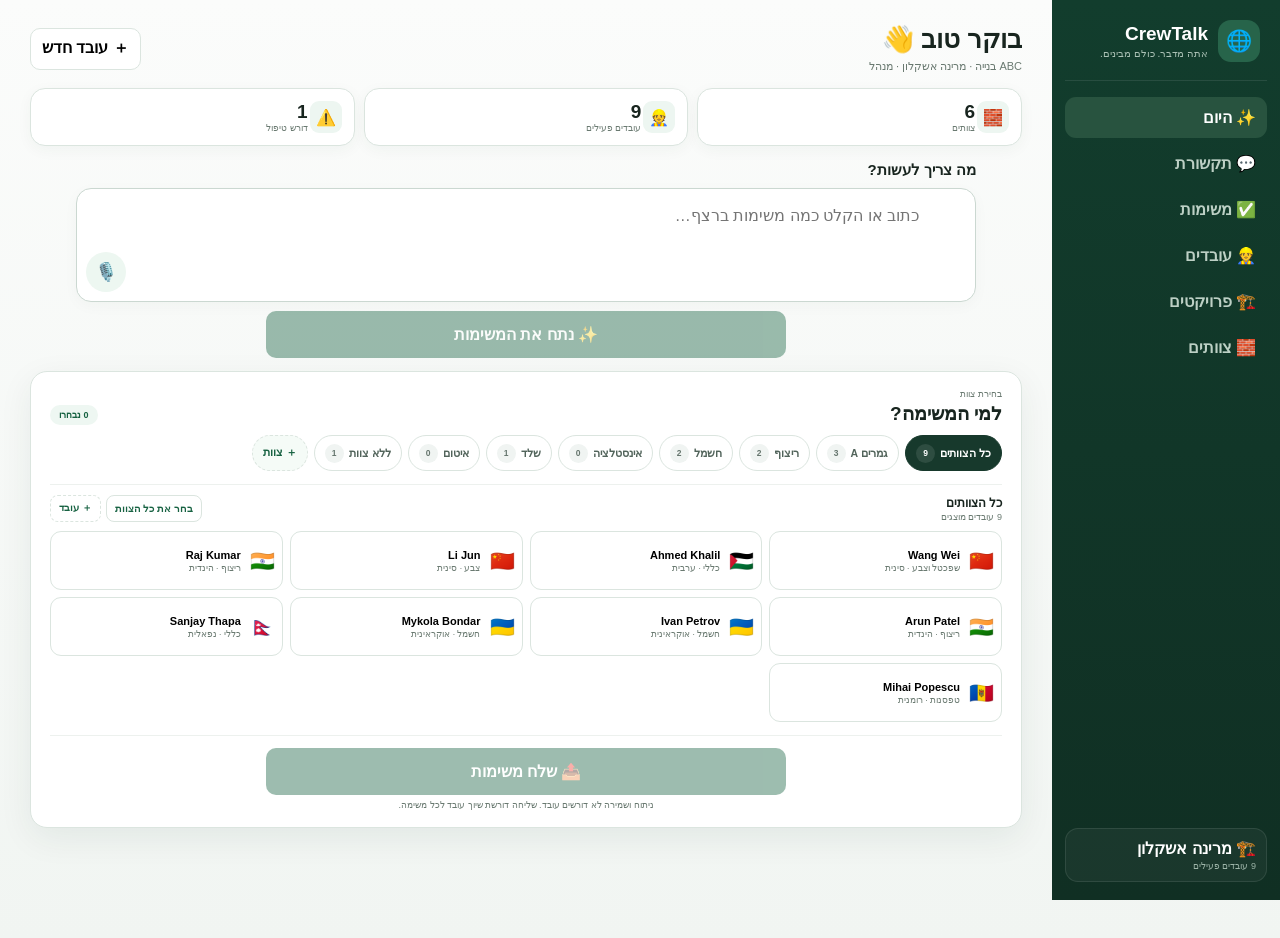
<file: crewtalk-preview/v6/index.html>
<!doctype html>
<html lang="he" dir="rtl">
<head>
<meta charset="utf-8">
<meta name="viewport" content="width=device-width,initial-scale=1,viewport-fit=cover">
<title>CrewTalk — Today V6</title>
<link rel="stylesheet" href="base1.css"><link rel="stylesheet" href="base2.css"><link rel="stylesheet" href="base3.css"><link rel="stylesheet" href="base4.css"><link rel="stylesheet" href="mobile.css">
</head><body>
<div class="app"><aside class="side"><div class="brand"><div class="brandIcon">🌐</div><div><b>CrewTalk</b><small>אתה מדבר. כולם מבינים.</small></div></div><nav><button class="on" data-view="today">✨ היום</button><button data-view="communication">💬 תקשורת</button><button data-view="tasks">✅ משימות</button><button data-view="workers">👷 עובדים</button><button data-view="projects">🏗️ פרויקטים</button><button data-view="teams">🧱 צוותים</button></nav><div class="siteBadge"><b>🏗️ מרינה אשקלון</b><small id="sideWorkers"></small></div></aside><main class="main"><header class="top"><div><h1 id="title">בוקר טוב 👋</h1><p>ABC בנייה · מרינה אשקלון · מנהל</p></div><button class="desktopOnly" onclick="addWorker()">＋ עובד חדש</button></header>
<section id="today" class="view on"><div class="stats"><div class="stat"><i>🧱</i><b id="statTeams">0</b><span>צוותים</span></div><div class="stat"><i>👷</i><b id="statWorkers">0</b><span>עובדים פעילים</span></div><div class="stat"><i>⚠️</i><b id="statAttention">1</b><span>דורש טיפול</span></div></div><div class="composer"><section class="taskInput"><label for="taskText">מה צריך לעשות?</label><div class="textBox"><textarea id="taskText" rows="3" placeholder="כתוב או הקלט כמה משימות ברצף…" oninput="autoSize();syncButtons()"></textarea><div class="micWrap"><span id="timer" class="timer" hidden>00:00</span><button id="mic" class="mic" aria-label="הקלט משימות" onclick="recordToggle()">🎙️</button></div></div><button id="analyzeBtn" class="primary analyze" onclick="analyzeTasks('review')">✨ נתח את המשימות</button></section><section class="picker"><div class="pickerTitle"><div><small>בחירת צוות</small><h2>למי המשימה?</h2></div><span class="selectedCount" id="selectedCount">0 נבחרו</span></div><div class="teamTabs" id="teamTabs"></div><div class="workerHead"><div><b id="teamLabel">כל הצוותים</b><small id="workerShown"></small></div><div class="workerActions"><button onclick="toggleAll()" id="selectAll">בחר את כל הצוות</button><button class="add" onclick="addWorker()">＋ עובד</button></div></div><div class="workers" id="workers"></div><div class="sendArea"><button id="sendBtn" class="primary" onclick="prepareSend()">📤 שלח משימות</button><small>ניתוח ושמירה לא דורשים עובד. שליחה דורשת שיוך עובד לכל משימה.</small></div></section></div></section>
<section id="tasks" class="view"><div class="card"><div class="tasksHead"><div><small style="color:var(--g);font-weight:900">בקרה ועריכה</small><h2>משימות</h2><p>כל המשימות שאושרו נשמרות כאן וניתנות לעריכה מלאה.</p></div><div class="summary" id="summary"></div></div><div class="toolbar"><input id="taskSearch" type="search" placeholder="חפש משימה, עובד, מיקום או קוד…" oninput="renderTasks()"><select id="taskFilter" onchange="renderTasks()"><option value="open">פתוחות</option><option value="approved">אושרו</option><option value="in_progress">בביצוע</option><option value="problem">בעיות</option><option value="completed">הושלמו</option><option value="all">הכול</option></select></div><div class="taskList" id="taskList"></div></div></section><section id="communication" class="view"><div class="card placeholder">💬 תקשורת דו־כיוונית עם העובדים ותרגום חזרה לעברית.</div></section><section id="workersPage" class="view"><div class="card placeholder">👷 ניהול עובדים, שפות, WhatsApp, פרויקטים וצוותים.</div></section><section id="projects" class="view"><div class="card placeholder">🏗️ ניהול פרויקטים ואתרי עבודה.</div></section><section id="teams" class="view"><div class="card placeholder">🧱 ניהול צוותי שטח.</div></section></main></div>
<nav class="mobileNav"><button class="on" data-mobile="today" onclick="showView('today')">⌂<small>היום</small></button><button data-mobile="communication" onclick="showView('communication')">💬<small>תקשורת</small></button><button data-mobile="tasks" onclick="showView('tasks')">✓<small>משימות</small></button><button data-mobile="workers" onclick="showView('workers')">•••<small>עוד</small></button></nav>
<div class="modalBack" id="analysisBack" onclick="if(event.target===this)closeAnalysis()"><div class="modal"><div class="modalHead"><h3 id="analysisTitle">בדיקת המשימות שנקלטו</h3><button class="close" onclick="closeAnalysis()">✕</button></div><div class="editor"><div class="intro"><div><b id="analysisCount"></b><small>אפשר לערוך, להוסיף, להסיר ולשנות סדר לפני האישור.</small></div><div class="legend"><span><mark>12</mark> מספר</span><span><mark>לא</mark> שלילה</span></div></div><div class="editorTasks" id="editorTasks"></div><button class="addTask" onclick="addParsedTask()">＋ הוסף משימה</button><div class="modalFoot"><button class="secondary" onclick="closeAnalysis()">ביטול</button><button class="primary" onclick="approveParsed()" id="approveParsed">✓ אשר ושמור משימות</button></div></div></div></div>
<div class="modalBack" id="editBack" onclick="if(event.target===this)closeEdit()"><div class="modal"><div class="modalHead"><h3>עריכת משימה</h3><button class="close" onclick="closeEdit()">✕</button></div><form class="editForm" onsubmit="saveEdit(event)"><label>כותרת<input id="editTitle" required></label><label>תיאור<textarea id="editDesc" required></textarea></label><div class="editGrid"><label>מיקום<input id="editLocation"></label><label>סטטוס<select id="editStatus"><option value="approved">אושרה</option><option value="in_progress">בביצוע</option><option value="problem">בעיה</option><option value="completed">הושלמה</option><option value="cancelled">בוטלה</option></select></label></div><div class="checks"><label><input type="checkbox" id="editSafety"> הוראה רגישה</label><label><input type="checkbox" id="editPhoto"> צילום בסיום</label></div><div class="assignBox"><b>עובדים משויכים</b><small>לחץ כדי להוסיף או להסיר עובד.</small><div class="chips" id="editAssignees"></div></div><div class="modalFoot"><button type="button" class="delete" onclick="deleteTask()">🗑 מחק</button><button class="primary">✓ שמור שינויים</button></div></form></div></div><div id="notice" class="notice" hidden></div>
<script src="data.js"></script><script src="nav.js"></script><script src="recipients.js"></script><script src="input.js"></script><script src="parse.js"></script><script src="editor-render.js"></script><script src="editor-actions.js"></script><script src="approve.js"></script><script src="send.js"></script><script src="tasks-render.js"></script><script src="tasks-edit.js"></script><script src="delete-task.js"></script><script src="init.js"></script>
</body></html>
</file>
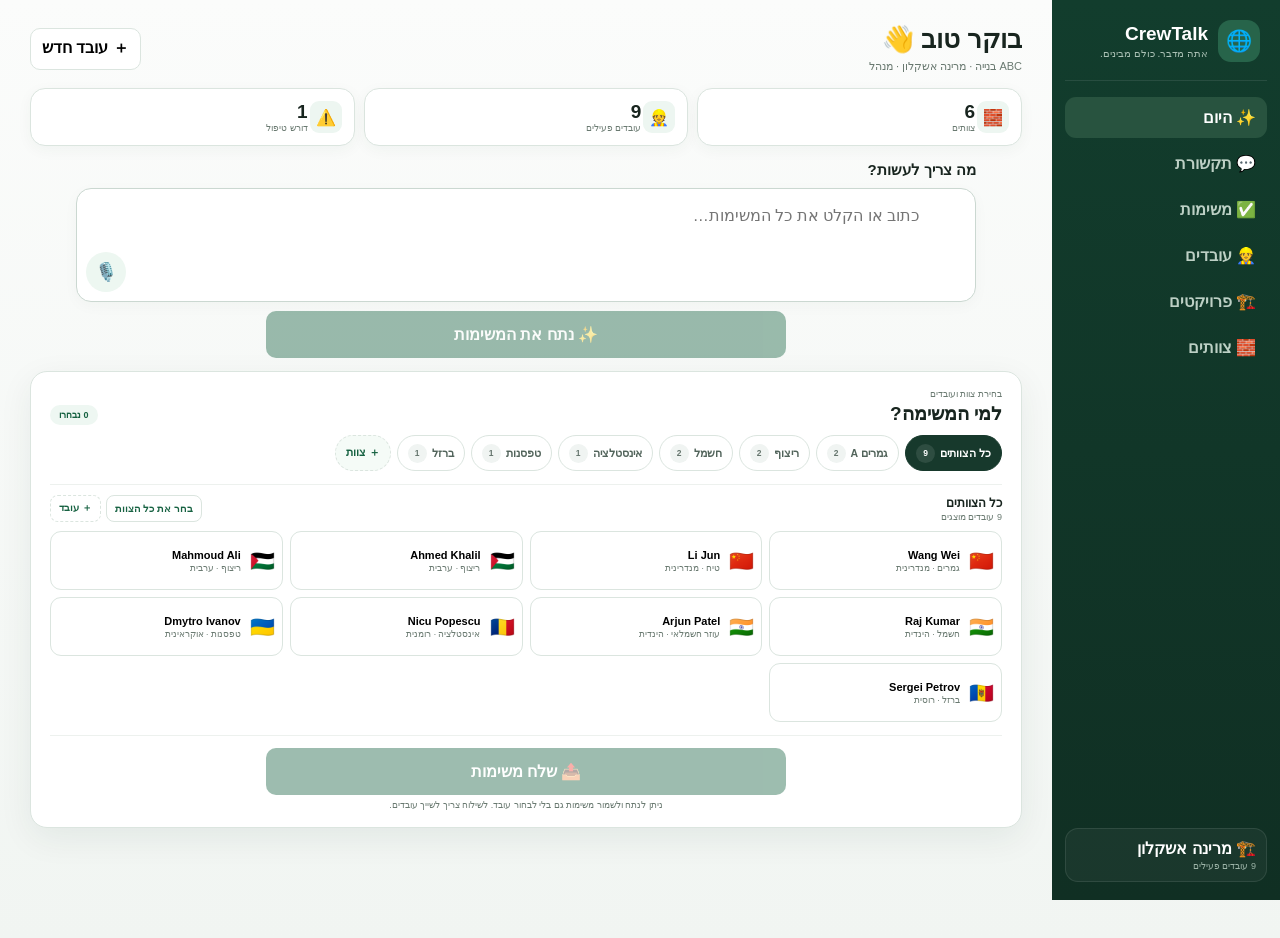
<file: crewtalk-preview/direct.html>
<!doctype html>
<html lang="he" dir="rtl">
<head>
<meta charset="utf-8">
<meta name="viewport" content="width=device-width,initial-scale=1,viewport-fit=cover">
<title>CrewTalk — Today V6</title>
<style>
:root{--g:#176242;--gd:#123b2c;--ink:#18251f;--mut:#6a7a71;--bg:#f4f7f5;--card:#fff;--line:#dbe5df;--red:#c94949;--amber:#8a6819;--shadow:0 10px 34px rgba(18,59,44,.07)}*{box-sizing:border-box}html{scroll-behavior:smooth}body{margin:0;font-family:Arial,"Noto Sans Hebrew",sans-serif;background:linear-gradient(#fbfcfb,#f1f5f2);color:var(--ink);-webkit-font-smoothing:antialiased}button,input,select,textarea{font:inherit}button{cursor:pointer;touch-action:manipulation}button:focus-visible,input:focus-visible,select:focus-visible,textarea:focus-visible{outline:3px solid #91bda7;outline-offset:2px}.app{min-height:100vh}.side{position:fixed;inset:0 0 0 auto;width:228px;background:linear-gradient(#123d2d,#102f23);color:#fff;padding:20px 13px;z-index:20}.brand{display:flex;gap:10px;align-items:center;padding:0 7px 18px;border-bottom:1px solid #ffffff18}.brandIcon{width:42px;height:42px;border-radius:13px;background:#27644a;display:grid;place-items:center;font-size:21px}.brand b{font-size:19px}.brand small{display:block;color:#acc2b6;font-size:10px;margin-top:3px}.side nav{display:grid;gap:5px;margin-top:16px}.side nav button{border:0;background:transparent;color:#bdd0c5;border-radius:11px;padding:11px;text-align:right;font-weight:800}.side nav button.on{background:#28533f;color:#fff}.siteBadge{position:absolute;bottom:18px;right:13px;left:13px;background:#ffffff0b;border:1px solid #ffffff18;border-radius:13px;padding:10px}.siteBadge b,.siteBadge small{display:block}.siteBadge small{font-size:9px;color:#9eb5a9;margin-top:3px}.main{margin-right:228px;padding:24px 30px 110px;max-width:1480px}.top{display:flex;justify-content:space-between;gap:14px;align-items:center}.top h1{font-size:26px;margin:0}.top p{margin:5px 0 0;color:var(--mut);font-size:11px}.top button{border:1px solid var(--line);background:#fff;border-radius:10px;min-height:42px;padding:8px 11px;font-weight:800}.view{display:none}.view.on{display:block}.stats{display:grid;grid-template-columns:repeat(3,1fr);gap:9px;margin:15px 0}.stat{background:#fff;border:1px solid var(--line);border-radius:15px;padding:12px;box-shadow:0 4px 15px #153b2a0b;display:grid;grid-template-columns:34px 1fr;align-items:center}.stat i{grid-row:1/3;font-style:normal;width:32px;height:32px;border-radius:9px;background:#edf6f1;display:grid;place-items:center}.stat b{font-size:19px}.stat span{font-size:9px;color:var(--mut)}.composer{display:grid;gap:13px}.taskInput{max-width:900px;width:100%;margin:auto;display:grid;gap:9px}.taskInput label{font-size:15px;font-weight:900}.textBox{position:relative;background:#fff;border:1px solid #cbd8d1;border-radius:15px;box-shadow:0 4px 15px #143c2a08}.textBox:focus-within{border-color:#71a189;box-shadow:0 0 0 4px #17624213}.textBox textarea{width:100%;display:block;min-height:112px;max-height:220px;border:0;background:transparent;resize:none;outline:0;padding:14px 56px 14px 14px;line-height:1.65;overflow-y:hidden}.micWrap{position:absolute;left:9px;bottom:9px;display:flex;align-items:center;gap:5px}.mic{width:40px;height:40px;border:0;border-radius:50%;background:#edf7f1;color:var(--g);display:grid;place-items:center;font-size:18px}.mic.recording{background:var(--red);color:#fff}.timer{font-size:9px;font-weight:900;color:#a63838;background:#fff1f1;border:1px solid #efcccc;border-radius:999px;padding:5px 7px}.primary{border:0;background:var(--g);color:#fff;border-radius:10px;min-height:47px;font-weight:900;padding:10px 14px}.primary:disabled{opacity:.42;cursor:not-allowed}.analyze{width:100%;max-width:520px;margin:auto}.picker{background:#fff;border:1px solid var(--line);border-radius:17px;padding:17px 19px;box-shadow:var(--shadow)}.pickerTitle{display:flex;justify-content:space-between;align-items:end;gap:10px;margin-bottom:10px}.pickerTitle small{display:block;color:var(--mut);font-size:9px}.pickerTitle h2{font-size:19px;margin:3px 0 0}.selectedCount{background:#eef7f2;color:var(--g);border-radius:999px;padding:5px 9px;font-size:9px;font-weight:900}.teamTabs{display:flex;flex-wrap:wrap;gap:6px;margin-bottom:13px}.teamTabs button{border:1px solid var(--line);background:#fff;border-radius:999px;min-height:36px;padding:7px 10px;font-size:10.5px;font-weight:900;color:#52645b;display:inline-flex;align-items:center;gap:5px}.teamTabs button.on{background:#17392c;color:#fff;border-color:#17392c}.teamTabs button.add{border-style:dashed;color:var(--g);background:#f5fbf7}.teamTabs small{min-width:19px;height:19px;border-radius:999px;background:#f0f4f2;color:#66766e;display:grid;place-items:center;font-size:8.5px}.teamTabs button.on small{background:#ffffff1a;color:#fff}.workerHead{display:flex;justify-content:space-between;align-items:center;gap:10px;border-top:1px solid #edf1ee;padding-top:10px;margin-bottom:9px}.workerHead>div:first-child{display:grid;gap:2px}.workerHead b{font-size:12px}.workerHead small{font-size:9px;color:var(--mut)}.workerActions{display:flex;gap:5px;flex-wrap:wrap}.workerActions button{border:1px solid var(--line);background:#fff;border-radius:8px;padding:6px 8px;font-size:9.5px;font-weight:900;color:var(--g)}.workerActions .add{border-style:dashed}.workers{display:grid;grid-template-columns:repeat(4,minmax(0,1fr));gap:7px}.worker{min-width:0;border:1px solid var(--line);background:#fff;border-radius:11px;min-height:59px;padding:7px;display:grid;grid-template-columns:28px minmax(0,1fr) 17px;align-items:center;gap:6px;text-align:right}.worker.on{background:#eef8f2;border-color:#78aa91}.worker .flag{font-size:20px}.worker b,.worker small{display:block;overflow:hidden;text-overflow:ellipsis;white-space:nowrap}.worker b{font-size:11px}.worker small{font-size:8.5px;color:var(--mut);margin-top:2px}.sendArea{display:grid;gap:5px;justify-items:center;margin-top:13px;padding-top:12px;border-top:1px solid #edf1ee}.sendArea .primary{width:100%;max-width:520px}.sendArea small{font-size:9px;color:var(--mut);text-align:center}.notice{position:fixed;left:18px;bottom:18px;z-index:150;background:#17392c;color:#fff;border-radius:10px;padding:10px 12px;box-shadow:0 12px 35px #0003;font-size:11px;max-width:360px}.card{background:#fff;border:1px solid var(--line);border-radius:17px;padding:18px;box-shadow:var(--shadow)}.tasksHead{display:flex;justify-content:space-between;gap:14px;align-items:flex-start}.tasksHead h2{margin:4px 0}.tasksHead p{margin:0;color:var(--mut);font-size:10px}.summary{display:flex;gap:5px;flex-wrap:wrap;justify-content:flex-end}.summary span{min-width:64px;border:1px solid var(--line);background:#f5f7f6;border-radius:9px;padding:6px 7px;text-align:center;font-size:8px;color:var(--mut)}.summary b{display:block;font-size:14px;color:var(--ink)}.toolbar{display:grid;grid-template-columns:1fr 160px;gap:7px;margin:13px 0}.toolbar input,.toolbar select{border:1px solid var(--line);border-radius:9px;background:#fff;padding:9px;min-height:42px}.taskList{display:grid;gap:8px}.taskCard{border:1px solid var(--line);border-radius:12px;padding:11px;display:flex;justify-content:space-between;gap:12px}.taskMain{min-width:0;flex:1}.taskTitle{display:flex;justify-content:space-between;gap:8px}.taskTitle>b{font-size:12px}.badges{display:flex;gap:4px;flex-wrap:wrap;justify-content:flex-end}.badge{font-size:8px;border-radius:999px;background:#f2f5f3;border:1px solid var(--line);padding:4px 6px}.badge.warn{background:#fff6df;border-color:#ecd7a1;color:#795a13}.badge.un{background:#fff0ef;border-color:#eccbc8;color:#9b4039}.taskCard small{color:var(--mut);font-size:9px}.taskCard p{font-size:11px;line-height:1.55;margin:6px 0}.assignees{display:flex;gap:4px;flex-wrap:wrap}.assignees span{background:#f1f5f2;border-radius:999px;padding:4px 6px;font-size:8.5px}.taskSide{text-align:left;min-width:104px}.status{display:inline-block;background:#eef2ef;border-radius:999px;padding:5px 7px;font-size:8.5px;font-weight:900}.status.problem{background:#fde9e7;color:#9d3e37}.status.completed{background:#e7f6ed;color:#217049}.editBtn{width:100%;margin-top:7px;border:1px solid var(--line);background:#fff;border-radius:8px;padding:6px;font-size:9px;font-weight:900}.modalBack{display:none;position:fixed;inset:0;background:#0d251b8a;z-index:200;align-items:flex-start;justify-content:center;padding:4vh 12px 12px;backdrop-filter:blur(4px)}.modalBack.on{display:flex}.modal{width:min(760px,100%);max-height:92vh;overflow:auto;background:#fff;border-radius:20px;box-shadow:0 25px 80px #0005}.modalHead{position:sticky;top:0;z-index:5;background:#ffffffee;backdrop-filter:blur(12px);display:flex;justify-content:space-between;align-items:center;padding:15px 17px;border-bottom:1px solid #edf1ef}.modalHead h3{font-size:17px;margin:0}.close{width:39px;height:39px;border:1px solid var(--line);border-radius:9px;background:#fff}.editor{padding:14px 16px 0;display:grid;gap:12px}.intro{display:flex;justify-content:space-between;gap:12px;align-items:flex-start}.intro b,.intro small{display:block}.intro b{font-size:13px}.intro small{font-size:9.5px;color:var(--mut);margin-top:3px}.legend{display:flex;gap:5px;flex-wrap:wrap}.legend span{border:1px solid var(--line);background:#f7f9f8;border-radius:999px;padding:4px 6px;font-size:8px}.preview{background:#fffaf0;border:1px solid #eee1b8;border-radius:9px;padding:8px 9px}.preview small{display:block;color:#876d28;font-size:8.5px;font-weight:900;margin-bottom:4px}.preview p{margin:0;font-size:10.5px;line-height:1.65}.preview mark,.legend mark{background:#fff0a8;color:#513b00;border-radius:3px;padding:0 2px;font-weight:900}.editorTasks{display:grid;gap:10px}.editorTask{border:1px solid var(--line);border-radius:12px;padding:10px;display:grid;gap:9px}.taskTools{display:flex;justify-content:space-between}.num{width:28px;height:28px;background:#17392c;color:#fff;border-radius:8px;display:grid;place-items:center;font-size:11px;font-weight:900}.toolBtns{display:flex;gap:4px}.toolBtns button{width:31px;height:31px;border:1px solid var(--line);border-radius:8px;background:#fff}.toolBtns .del{color:#a63d3d}.fields{display:grid;grid-template-columns:1fr 1fr;gap:8px}.fields label{font-size:9px;font-weight:900}.fields input,.fields textarea,.fields select{display:block;width:100%;margin-top:4px;border:1px solid #ccd9d2;border-radius:8px;padding:8px;background:#fff}.fields textarea{min-height:70px;resize:vertical;line-height:1.5}.full{grid-column:1/-1}.checks{display:flex;gap:8px;flex-wrap:wrap;align-items:end}.checks label{display:flex;align-items:center;gap:5px;border:1px solid var(--line);border-radius:8px;padding:7px 8px;background:#fafcfa}.assignBox{border-top:1px solid #edf1ee;padding-top:8px}.assignBox b,.assignBox small{display:block}.assignBox b{font-size:9.5px}.assignBox small{font-size:8.5px;color:var(--mut);margin-top:2px}.chips{display:flex;gap:5px;flex-wrap:wrap;margin-top:6px}.chips button{border:1px solid var(--line);background:#fff;border-radius:999px;padding:5px 7px;font-size:8.5px}.chips button.on{background:#e9f5ee;border-color:#86ad99;color:var(--g);font-weight:900}.addTask{border:1px dashed #9ab9a8;background:#f5fbf7;color:var(--g);border-radius:10px;min-height:43px;font-weight:900}.modalFoot{position:sticky;bottom:0;background:#ffffffef;backdrop-filter:blur(12px);padding:11px 16px 14px;border-top:1px solid #edf1ee;display:flex;gap:7px}.modalFoot button{flex:1}.secondary{border:1px solid var(--line);background:#fff;border-radius:10px;min-height:45px;font-weight:900}.danger{border:1px solid #edc6c3;background:#fff3f2;color:#a33f39;border-radius:10px;min-height:45px;font-weight:900}.mobileNav{display:none}.placeholder{padding:50px 10px;text-align:center;color:var(--mut)}
@media(max-width:850px){.side{display:none}.main{margin:0;padding:13px 11px 92px}.top{align-items:flex-start}.top h1{font-size:21px}.top p{font-size:9.5px}.top button{display:none}.stats{gap:5px;margin:11px 0}.stat{padding:8px 7px;border-radius:12px;grid-template-columns:28px 1fr}.stat i{width:27px;height:27px;font-size:13px}.stat b{font-size:16px}.stat span{font-size:7.8px}.taskInput{gap:7px}.taskInput label{font-size:13px}.textBox textarea{font-size:16px;min-height:105px;max-height:205px}.analyze{max-width:none}.picker{padding:13px 10px;border-radius:14px}.pickerTitle{margin-bottom:8px}.pickerTitle h2{font-size:17px}.teamTabs{gap:5px}.teamTabs button{min-height:34px;padding:6px 9px;font-size:9.5px}.workerHead{align-items:flex-start}.workerActions{justify-content:flex-end}.workers{grid-template-columns:repeat(2,minmax(0,1fr));gap:6px}.worker{min-height:57px}.sendArea .primary{max-width:none}.mobileNav{position:fixed;display:grid;grid-template-columns:repeat(4,1fr);bottom:0;right:0;left:0;z-index:100;background:#ffffffee;backdrop-filter:blur(14px);border-top:1px solid var(--line);padding:6px 5px calc(6px + env(safe-area-inset-bottom))}.mobileNav button{border:0;background:transparent;min-height:48px;border-radius:8px;color:#718078;font-size:8px;font-weight:900}.mobileNav button span{display:block;font-size:17px;margin-bottom:2px}.mobileNav button.on{color:var(--g);background:#edf6f1}.modalBack{padding:0;align-items:flex-end}.modal{width:100%;max-height:94vh;border-radius:20px 20px 0 0}.modalHead{padding:12px 13px}.editor{padding:11px 11px 0}.intro{display:grid}.fields{grid-template-columns:1fr}.full{grid-column:auto}.toolbar{grid-template-columns:1fr}.tasksHead{display:grid}.summary{justify-content:flex-start}.taskCard{display:grid}.taskSide{display:flex;align-items:center;gap:7px;min-width:0}.editBtn{width:auto;margin:0}.notice{right:12px;left:12px;bottom:77px;text-align:center}}
</style></head><body>
<div class="app"><aside class="side"><div class="brand"><div class="brandIcon">🌐</div><div><b>CrewTalk</b><small>אתה מדבר. כולם מבינים.</small></div></div><nav><button class="on" data-nav="today" onclick="showView('today')">✨ היום</button><button data-nav="communication" onclick="showView('communication')">💬 תקשורת</button><button data-nav="tasks" onclick="showView('tasks')">✅ משימות</button><button data-nav="workers" onclick="showView('workers')">👷 עובדים</button><button data-nav="projects" onclick="showView('projects')">🏗️ פרויקטים</button><button data-nav="teams" onclick="showView('teams')">🧱 צוותים</button></nav><div class="siteBadge"><b>🏗️ מרינה אשקלון</b><small id="sideWorkers">9 עובדים פעילים</small></div></aside><main class="main"><header class="top"><div><h1 id="pageTitle">בוקר טוב 👋</h1><p>ABC בנייה · מרינה אשקלון · מנהל</p></div><button onclick="addWorker()">＋ עובד חדש</button></header>
<section class="view on" id="today"><div class="stats"><div class="stat"><i>🧱</i><b id="teamStat">3</b><span>צוותים</span></div><div class="stat"><i>👷</i><b id="workerStat">9</b><span>עובדים פעילים</span></div><div class="stat"><i>⚠️</i><b>1</b><span>דורש טיפול</span></div></div><div class="composer"><div class="taskInput"><label for="taskText">מה צריך לעשות?</label><div class="textBox"><textarea id="taskText" rows="3" placeholder="כתוב או הקלט את כל המשימות…" oninput="autoSize();syncButtons()"></textarea><div class="micWrap"><span id="timer" class="timer" hidden>00:00</span><button id="mic" class="mic" aria-label="הקלט משימות" onclick="recordToggle()">🎙️</button></div></div><button id="analyzeBtn" class="primary analyze" onclick="analyzeTasks('review')">✨ נתח את המשימות</button></div><section class="picker"><div class="pickerTitle"><div><small>בחירת צוות ועובדים</small><h2>למי המשימה?</h2></div><span class="selectedCount" id="selectedCount">0 נבחרו</span></div><div class="teamTabs" id="teamTabs"></div><div class="workerHead"><div><b id="activeTeam">כל הצוותים</b><small id="visibleCount"></small></div><div class="workerActions"><button onclick="toggleAll()" id="allBtn">בחר את כל הצוות</button><button class="add" onclick="addWorker()">＋ עובד</button></div></div><div class="workers" id="workers"></div><div class="sendArea"><button id="sendBtn" class="primary" onclick="prepareSend()">📤 שלח משימות</button><small>ניתן לנתח ולשמור משימות גם בלי לבחור עובד. לשילוח צריך לשייך עובדים.</small></div></section></div></section>
<section class="view" id="tasks"><div class="card"><div class="tasksHead"><div><small style="color:var(--g);font-weight:900">ניהול מלא</small><h2>משימות</h2><p>חיפוש, עריכה, שיוך עובדים, בטיחות, צילום, סטטוס ומחיקה.</p></div><div class="summary" id="summary"></div></div><div class="toolbar"><input id="taskSearch" type="search" placeholder="חפש משימה, מיקום, קוד או עובד…" oninput="renderTasks()"><select id="taskFilter" onchange="renderTasks()"><option value="open">פתוחות</option><option value="approved">אושרו</option><option value="in_progress">בביצוע</option><option value="problem">בעיות</option><option value="completed">הושלמו</option><option value="all">הכול</option></select></div><div class="taskList" id="taskList"></div></div></section>
<section class="view" id="communication"><div class="card"><div class="tasksHead"><div><h2>תקשורת</h2><p>הודעות WhatsApp ותרגום חזרה לעברית.</p></div></div><div class="placeholder">מסך התקשורת נשאר ללא שינוי ב־Preview הזה.</div></div></section><section class="view" id="workers"><div class="card"><h2>עובדים</h2><div class="placeholder">ניהול עובדים מלא קיים באפליקציה.</div></div></section><section class="view" id="projects"><div class="card"><h2>פרויקטים</h2><div class="placeholder">ניהול פרויקטים מלא קיים באפליקציה.</div></div></section><section class="view" id="teams"><div class="card"><h2>צוותים</h2><div class="placeholder">ניהול צוותים מלא קיים באפליקציה.</div></div></section></main></div>
<nav class="mobileNav"><button class="on" data-mobile="today" onclick="showView('today')"><span>⌂</span>היום</button><button data-mobile="communication" onclick="showView('communication')"><span>💬</span>תקשורת</button><button data-mobile="tasks" onclick="showView('tasks')"><span>✓</span>משימות</button><button data-mobile="workers" onclick="showView('workers')"><span>•••</span>עוד</button></nav>
<div class="modalBack" id="analysisBack" onclick="if(event.target===this)closeAnalysis()"><div class="modal"><div class="modalHead"><div><h3 id="analysisTitle">בדיקת המשימות שנקלטו</h3></div><button class="close" onclick="closeAnalysis()">✕</button></div><div class="editor"><div class="intro"><div><b id="analysisCount">0 משימות</b><small>בדוק ותקן לפני שמירת המשימות. אין חובה לשייך עובד בשלב הזה.</small></div><div class="legend"><span><mark>12</mark> מספרים</span><span><mark>אל / לא</mark> שלילה</span><span><mark>חשמל</mark> בטיחות</span></div></div><div class="editorTasks" id="editorTasks"></div><button class="addTask" onclick="addParsedTask()">＋ הוסף משימה</button></div><div class="modalFoot"><button class="secondary" onclick="closeAnalysis()">חזור לעריכה</button><button class="primary" id="approveParsed" onclick="approveParsed()">✓ אשר ושמור משימות</button></div></div></div>
<div class="modalBack" id="editBack" onclick="if(event.target===this)closeEdit()"><div class="modal" style="max-width:620px"><div class="modalHead"><h3>עריכת משימה</h3><button class="close" onclick="closeEdit()">✕</button></div><form class="editor" onsubmit="saveEdit(event)"><div class="fields"><label>כותרת<input id="editTitle" required></label><label>מיקום<input id="editLocation"></label><label class="full">תיאור<textarea id="editDesc" required></textarea></label><label>סטטוס<select id="editStatus"><option value="approved">אושרה</option><option value="in_progress">בביצוע</option><option value="problem">בעיה</option><option value="completed">הושלמה</option><option value="cancelled">בוטלה</option></select></label><div class="checks"><label><input type="checkbox" id="editSafety"> בטיחות</label><label><input type="checkbox" id="editPhoto"> צילום</label></div></div><div class="assignBox"><b>שיוך עובדים</b><small>אפשר להוסיף ולהסיר עובדים גם לאחר שהמשימה נשמרה.</small><div class="chips" id="editAssignees"></div></div><div class="modalFoot" style="padding:10px 0 14px"><button type="button" class="danger" onclick="deleteTask()">מחק</button><button class="primary">שמור שינויים</button></div></form></div></div><div class="notice" id="notice" hidden></div>
<script>
const $=id=>document.getElementById(id);let currentTeam='all',selected=new Set(),recording=false,seconds=0,timerId=null,parsed=[],editorPurpose='review',editingId=null;const teams=[{id:11,name:'גמרים A'},{id:12,name:'ריצוף'},{id:13,name:'חשמל'},{id:14,name:'אינסטלציה'},{id:15,name:'טפסנות'},{id:16,name:'ברזל'}];let workers=[{id:1,name:'Wang Wei',team:11,lang:'מנדרינית',trade:'גמרים',flag:'🇨🇳'},{id:2,name:'Li Jun',team:11,lang:'מנדרינית',trade:'טיח',flag:'🇨🇳'},{id:3,name:'Ahmed Khalil',team:12,lang:'ערבית',trade:'ריצוף',flag:'🇵🇸'},{id:4,name:'Mahmoud Ali',team:12,lang:'ערבית',trade:'ריצוף',flag:'🇵🇸'},{id:5,name:'Raj Kumar',team:13,lang:'הינדית',trade:'חשמל',flag:'🇮🇳'},{id:6,name:'Arjun Patel',team:13,lang:'הינדית',trade:'עוזר חשמלאי',flag:'🇮🇳'},{id:7,name:'Nicu Popescu',team:14,lang:'רומנית',trade:'אינסטלציה',flag:'🇷🇴'},{id:8,name:'Dmytro Ivanov',team:15,lang:'אוקראינית',trade:'טפסנות',flag:'🇺🇦'},{id:9,name:'Sergei Petrov',team:16,lang:'רוסית',trade:'ברזל',flag:'🇲🇩'}];let tasks=[{id:101,title:'סיום הקיר ליד המעלית',description:'לסיים את הקיר בקומה 4. אל לסגור לפני שיוסי בודק.',location:'קומה 4 · ליד המעלית',status:'in_progress',safety:true,photo:true,assignees:[1],code:'TSK-4821'},{id:102,title:'בדיקת חומר בחדר 402',description:'לבדוק 12 שקי חומר ולדווח אם חסר.',location:'חדר 402',status:'problem',safety:false,photo:false,assignees:[3],code:'TSK-4822'}];
function showView(v){document.querySelectorAll('.view').forEach(x=>x.classList.toggle('on',x.id===v));document.querySelectorAll('[data-nav]').forEach(x=>x.classList.toggle('on',x.dataset.nav===v));document.querySelectorAll('[data-mobile]').forEach(x=>x.classList.toggle('on',x.dataset.mobile===v));$('pageTitle').textContent=v==='today'?'בוקר טוב 👋':({tasks:'משימות',communication:'תקשורת',workers:'עובדים',projects:'פרויקטים',teams:'צוותים'}[v]||'CrewTalk');if(v==='tasks')renderTasks();scrollTo({top:0,behavior:'smooth'})}
function teamName(id){return teams.find(t=>String(t.id)===String(id))?.name||'צוות'}function workerName(id){return workers.find(w=>w.id===id)?.name||'עובד'}function visibleWorkers(){return currentTeam==='all'?workers:currentTeam==='none'?workers.filter(w=>!w.team):workers.filter(w=>String(w.team)===String(currentTeam))}
function renderRecipients(){const visible=visibleWorkers();$('teamTabs').innerHTML=`<button class="${currentTeam==='all'?'on':''}" onclick="setTeam('all')">כל הצוותים <small>${workers.length}</small></button>`+teams.map(t=>`<button class="${String(currentTeam)===String(t.id)?'on':''}" onclick="setTeam('${t.id}')">${t.name} <small>${workers.filter(w=>w.team===t.id).length}</small></button>`).join('')+`<button class="add" onclick="addTeam()">＋ צוות</button>`;$('workers').innerHTML=visible.map(w=>`<button class="worker ${selected.has(w.id)?'on':''}" onclick="toggleWorker(${w.id})"><span class="flag">${w.flag}</span><span><b>${w.name}</b><small>${w.trade} · ${w.lang}</small></span><b>${selected.has(w.id)?'✓':''}</b></button>`).join('')||'<div class="placeholder" style="grid-column:1/-1">אין עובדים בצוות הזה.</div>';$('activeTeam').textContent=currentTeam==='all'?'כל הצוותים':currentTeam==='none'?'ללא צוות':teamName(currentTeam);$('visibleCount').textContent=`${visible.length} עובדים מוצגים`;$('selectedCount').textContent=`${selected.size} נבחרו`;const all=visible.length&&visible.every(w=>selected.has(w.id));$('allBtn').textContent=all?'נקה את הצוות':'בחר את כל הצוות';$('teamStat').textContent=teams.length;$('workerStat').textContent=workers.length;$('sideWorkers').textContent=`${workers.length} עובדים פעילים`;syncButtons()}
function setTeam(id){currentTeam=String(id);renderRecipients()}
function toggleWorker(id){selected.has(id)?selected.delete(id):selected.add(id);renderRecipients()}
function toggleAll(){const list=visibleWorkers(),all=list.length&&list.every(w=>selected.has(w.id));list.forEach(w=>all?selected.delete(w.id):selected.add(w.id));renderRecipients()}
function addTeam(){const name=prompt('שם הצוות החדש');if(!name?.trim())return;teams.push({id:Date.now(),name:name.trim()});renderRecipients();toast('הצוות נוסף')}
function addWorker(){const name=prompt('שם העובד החדש');if(!name?.trim())return;const w={id:Date.now(),name:name.trim(),team:currentTeam==='all'||currentTeam==='none'?null:+currentTeam,lang:'לא הוגדרה',trade:'כללי',flag:'🌐'};workers.push(w);selected.add(w.id);renderRecipients();toast('העובד נוסף ונבחר')}
function autoSize(){const e=$('taskText');e.style.height='auto';e.style.height=Math.min(Math.max(e.scrollHeight,105),220)+'px';e.style.overflowY=e.scrollHeight>220?'auto':'hidden'}
function syncButtons(){$('analyzeBtn').disabled=!$('taskText').value.trim();$('sendBtn').disabled=!$('taskText').value.trim()||!selected.size}
function recordToggle(){recording=!recording;$('mic').classList.toggle('recording',recording);$('timer').hidden=!recording;if(recording){seconds=0;updateTimer();timerId=setInterval(()=>{seconds++;updateTimer()},1000)}else{clearInterval(timerId);if(!$('taskText').value.trim())$('taskText').value='וואנג יסיים את הקיר בקומה 4 ליד המעלית. אל תסגור לפני שיוסי בודק. אחמד יבדוק 12 שקי חומר בחדר 402.';autoSize();syncButtons()}$('mic').textContent=recording?'■':'🎙️'}function updateTimer(){$('timer').textContent=`${String(Math.floor(seconds/60)).padStart(2,'0')}:${String(seconds%60).padStart(2,'0')}`}
function splitTasks(raw){const parts=raw.replace(/\s+/g,' ').split(/(?:\.|\n|;| ואז | ואחר כך | אחר כך )/).map(s=>s.trim()).filter(s=>s.length>4);return (parts.length?parts:[raw]).map((s,i)=>{const loc=(s.match(/(?:קומה|חדר)\s*\d+/i)||[])[0]||'';return{id:`p-${Date.now()}-${i}`,title:s.split(' ').slice(0,6).join(' '),description:s,location:loc,safety:/(לא|אל|אסור|בטיחות|חשמל|מתח|גז|אש)/.test(s),photo:/צילום|תמונה/.test(s),assignees:[...selected]}})}
function criticalHtml(text){const re=/(\d+(?:[.,]\d+)?(?:\s?(?:מ"מ|ס"מ|מטר|ק"ג|קומה|חדר))?|\d{1,2}:\d{2}|לא|אל|אסור|בלי|רק אחרי|לפני|אחרי|עד ש|בטיחות|חשמל|מתח|גז|אש)/gi;let out='',last=0,m;while((m=re.exec(text))){out+=esc(text.slice(last,m.index))+`<mark>${esc(m[0])}</mark>`;last=m.index+m[0].length}return out+esc(text.slice(last))}function esc(s){return String(s||'').replace(/[&<>"']/g,c=>({'&':'&amp;','<':'&lt;','>':'&gt;','"':'&quot;',"'":'&#39;'}[c]))}
function analyzeTasks(purpose='review'){const raw=$('taskText').value.trim();if(!raw)return $('taskText').focus();editorPurpose=purpose;parsed=splitTasks(raw);openAnalysis()}
function openAnalysis(){$('analysisBack').classList.add('on');$('analysisTitle').textContent=editorPurpose==='send'?'בדיקה ושיוך לפני שליחה':'בדיקת המשימות שנקלטו';renderEditor()}
function closeAnalysis(){$('analysisBack').classList.remove('on')}
function renderEditor(){$('analysisCount').textContent=`המערכת זיהתה ${parsed.length} משימות`;$('approveParsed').textContent=editorPurpose==='send'?'✓ אשר והמשך לתרגום':'✓ אשר ושמור משימות';$('editorTasks').innerHTML=parsed.map((t,i)=>`<article class="editorTask"><div class="taskTools"><span class="num">${i+1}</span><div class="toolBtns"><button ${i===0?'disabled':''} onclick="moveTask(${i},-1)">↑</button><button ${i===parsed.length-1?'disabled':''} onclick="moveTask(${i},1)">↓</button><button class="del" onclick="removeParsed(${i})">🗑</button></div></div><div class="preview"><small>תצוגת משמעות — פרטים חשובים מודגשים</small><p>${criticalHtml([t.title,t.description,t.location].filter(Boolean).join(' · '))}</p></div><div class="fields"><label>כותרת<input value="${esc(t.title)}" oninput="editParsed(${i},'title',this.value)"></label><label class="full">מה בדיוק צריך לבצע?<textarea oninput="editParsed(${i},'description',this.value)">${esc(t.description)}</textarea></label><label>מיקום<input value="${esc(t.location)}" oninput="editParsed(${i},'location',this.value)"></label><div class="checks"><label><input type="checkbox" ${t.safety?'checked':''} onchange="editParsed(${i},'safety',this.checked)"> בטיחות</label><label><input type="checkbox" ${t.photo?'checked':''} onchange="editParsed(${i},'photo',this.checked)"> צילום בסיום</label></div></div><div class="assignBox"><div><b>מי מבצע?</b><small>${selected.size?'בחר עובד אחד או יותר.':'אפשר לאשר בלי עובד ולשייך בהמשך.'}</small></div><div class="chips">${workers.map(w=>`<button class="${t.assignees.includes(w.id)?'on':''}" onclick="toggleParsedAssignee(${i},${w.id})">${t.assignees.includes(w.id)?'✓ ':''}${esc(w.name)}</button>`).join('')}</div></div></article>`).join('')}
function editParsed(i,k,v){parsed[i][k]=v;const cards=$('editorTasks').children;const p=cards[i]?.querySelector('.preview p');if(p)p.innerHTML=criticalHtml([parsed[i].title,parsed[i].description,parsed[i].location].filter(Boolean).join(' · '))}
function moveTask(i,d){const j=i+d;if(j<0||j>=parsed.length)return;[parsed[i],parsed[j]]=[parsed[j],parsed[i]];renderEditor()}function removeParsed(i){parsed.splice(i,1);renderEditor()}function addParsedTask(){parsed.push({id:`p-${Date.now()}`,title:'',description:'',location:'',safety:false,photo:false,assignees:[]});renderEditor()}function toggleParsedAssignee(i,id){const a=parsed[i].assignees,at=a.indexOf(id);at>=0?a.splice(at,1):a.push(id);renderEditor()}
function formatTasks(list){return list.map((t,i)=>[`${i+1}. ${t.title||'משימה'}`,t.description,t.location?`מיקום: ${t.location}`:'',t.safety?'⚠️ רגיש לבטיחות':'',t.photo?'📷 נדרש צילום בסיום':''].filter(Boolean).join('\n')).join('\n\n')}
function approveParsed(){if(!parsed.length)return toast('הוסף לפחות משימה אחת');const bad=parsed.findIndex(t=>!t.title.trim()||!t.description.trim());if(bad>=0)return toast(`משימה ${bad+1} חייבת כותרת ותיאור`);if(editorPurpose==='send'&&parsed.some(t=>!t.assignees.length))return toast('לפני שליחה צריך לשייך עובד לכל משימה');$('taskText').value=formatTasks(parsed);autoSize();const now=Date.now();parsed.forEach((t,i)=>tasks.push({id:now+i,title:t.title,description:t.description,location:t.location,status:'approved',safety:t.safety,photo:t.photo,assignees:[...t.assignees],code:`TSK-${String(now+i).slice(-5)}`}));closeAnalysis();renderTasks();syncButtons();toast(editorPurpose==='send'?'המשימות אושרו — ב־Production ימשיכו לתרגום ו־SafeTranslate':'המשימות אושרו ונשמרו ברשימת המשימות')}
function prepareSend(){if(!selected.size)return toast('בחר לפחות עובד אחד לפני שליחה');if(!$('taskText').value.trim())return;analyzeTasks('send')}
function renderTasks(){const q=($('taskSearch')?.value||'').trim().toLowerCase(),f=$('taskFilter')?.value||'open';const shown=tasks.filter(t=>f==='all'||(f==='open'?!['completed','cancelled'].includes(t.status):t.status===f)).filter(t=>!q||[t.title,t.description,t.location,t.code,...t.assignees.map(workerName)].join(' ').toLowerCase().includes(q));$('taskList').innerHTML=shown.map(t=>`<article class="taskCard"><div class="taskMain"><div class="taskTitle"><b>${esc(t.title)}</b><div class="badges">${t.safety?'<span class="badge warn">⚠️ בטיחות</span>':''}${t.photo?'<span class="badge">📷 צילום</span>':''}${!t.assignees.length?'<span class="badge un">ללא שיוך</span>':''}</div></div><small>${esc(t.location||'ללא מיקום')} · ${esc(t.code)}</small><p>${esc(t.description)}</p><div class="assignees">${t.assignees.map(id=>`<span>${esc(workerName(id))}</span>`).join('')}</div></div><div class="taskSide"><span class="status ${t.status}">${statusLabel(t.status)}</span><button class="editBtn" onclick="editTask(${t.id})">✎ ערוך</button></div></article>`).join('')||'<div class="placeholder">אין משימות בתצוגה הזאת.</div>';const c={open:tasks.filter(t=>!['completed','cancelled'].includes(t.status)).length,run:tasks.filter(t=>t.status==='in_progress').length,problem:tasks.filter(t=>t.status==='problem').length,done:tasks.filter(t=>t.status==='completed').length};$('summary').innerHTML=`<span><b>${c.open}</b>פתוחות</span><span><b>${c.run}</b>בביצוע</span><span><b>${c.problem}</b>בעיות</span><span><b>${c.done}</b>הושלמו</span>`}
function statusLabel(s){return({approved:'אושרה',in_progress:'בביצוע',problem:'בעיה',completed:'הושלמה',cancelled:'בוטלה'}[s]||s)}
function editTask(id){const t=tasks.find(x=>x.id===id);if(!t)return;editingId=id;$('editTitle').value=t.title;$('editDesc').value=t.description;$('editLocation').value=t.location||'';$('editStatus').value=t.status;$('editSafety').checked=!!t.safety;$('editPhoto').checked=!!t.photo;$('editAssignees').innerHTML=workers.map(w=>`<button type="button" class="${t.assignees.includes(w.id)?'on':''}" onclick="toggleEditAssignee(${w.id})">${t.assignees.includes(w.id)?'✓ ':''}${esc(w.name)}</button>`).join('');$('editBack').classList.add('on')}
function toggleEditAssignee(id){const t=tasks.find(x=>x.id===editingId);const at=t.assignees.indexOf(id);at>=0?t.assignees.splice(at,1):t.assignees.push(id);editTask(editingId)}function closeEdit(){$('editBack').classList.remove('on');editingId=null}function saveEdit(e){e.preventDefault();const t=tasks.find(x=>x.id===editingId);t.title=$('editTitle').value.trim();t.description=$('editDesc').value.trim();t.location=$('editLocation').value.trim();t.status=$('editStatus').value;t.safety=$('editSafety').checked;t.photo=$('editPhoto').checked;closeEdit();renderTasks();toast('המשימה עודכנה')}function deleteTask(){if(!confirm('למחוק את המשימה?'))return;tasks=tasks.filter(t=>t.id!==editingId);closeEdit();renderTasks();toast('המשימה נמחקה')}
function toast(msg){$('notice').textContent=msg;$('notice').hidden=false;clearTimeout(toast.t);toast.t=setTimeout(()=>$('notice').hidden=true,2600)}
renderRecipients();renderTasks();syncButtons();
</script></body></html>
</file>
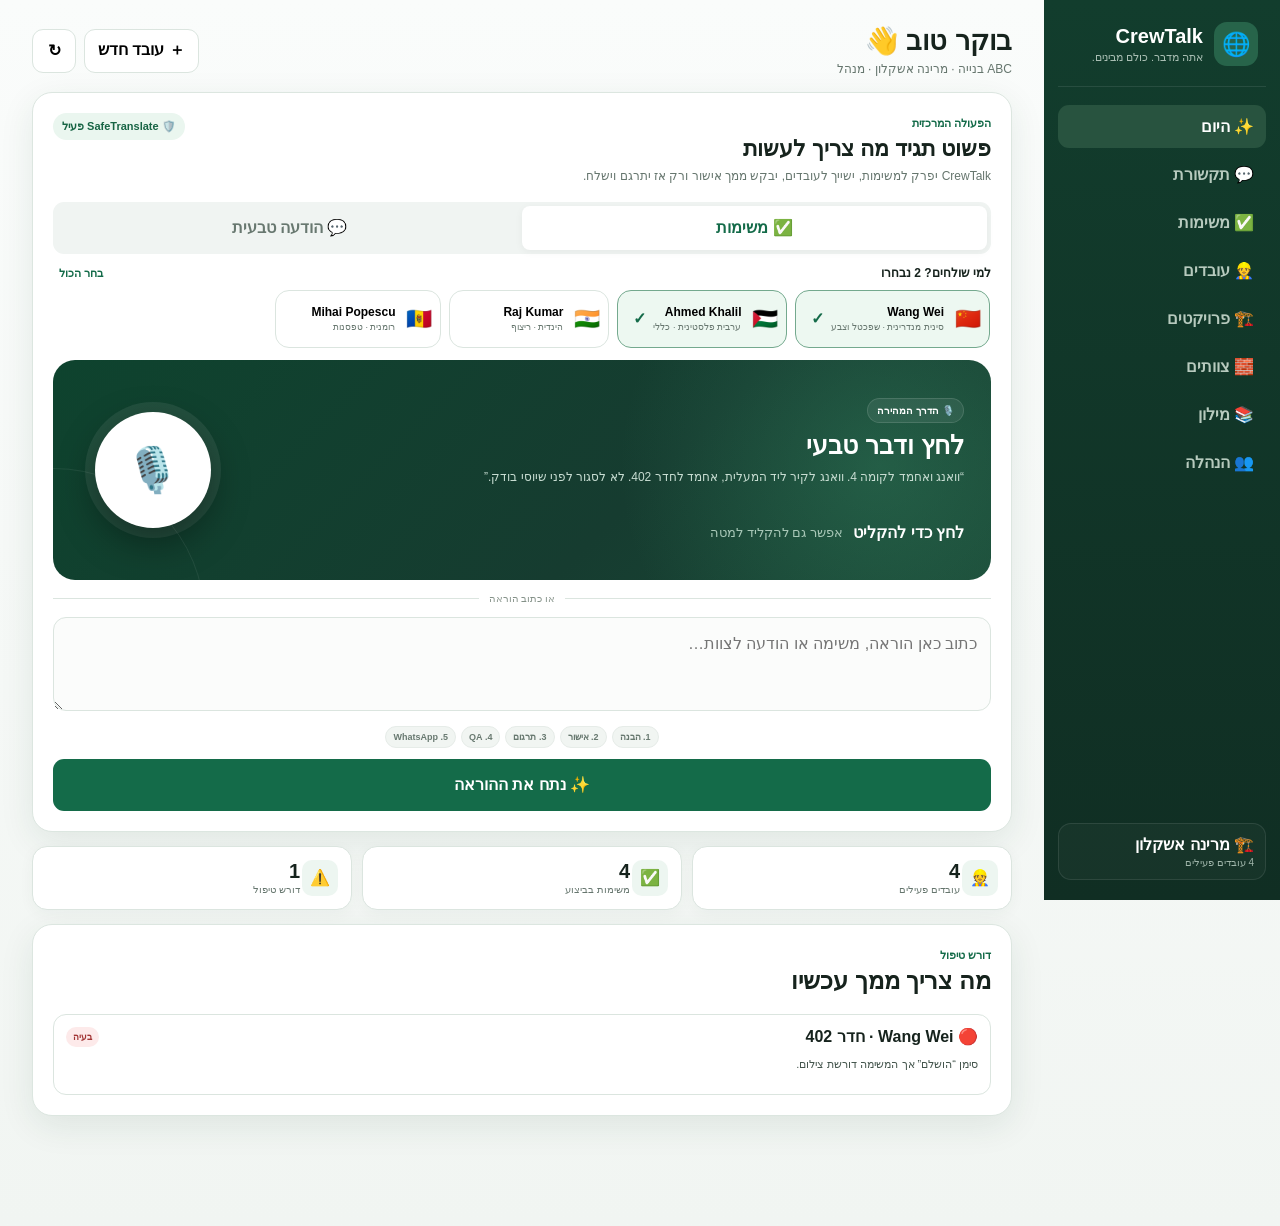
<file: crewtalk-preview/ux-v2-fixed.html>
<!doctype html><html lang="he" dir="rtl"><head><meta charset="utf-8"><meta name="viewport" content="width=device-width,initial-scale=1"><title>CrewTalk UX V2</title></head><body><div id="loading" style="font-family:Arial,sans-serif;display:grid;place-items:center;min-height:100vh">טוען CrewTalk…</div><script>(async()=>{const s="H4sIAEJ8fWoC/9V9a3cbx5Xgd/2KNmQfABEA4U0AFKHIsjP2mdjjtTTrnaP1iRtAN9ERiEYaTUoMjHOcnEzemZFE0jIt6mnZong2M+tNsomz2XzYHxFKX72xZ/ZT8hP23luPrqpugKSkk+zKJomursete2/dV90qnHqu53fD9ZFj9cOVQfvYKfxjDezh8lKq76SsnhcspYJwkMJXjt2DPytOaFvdvh2MnXAptRq6+UZKFA/tFWcpteY5l0Z+EKasrj8MnSFUu+T1wv5Sz1nzuk6eHnLe0As9e5Afd+2Bs1TKiVZ51wuXuv6aE2C3oRcOnPbZwLl03h5ctD5/b9P6mucMetbf/yfrjcDBRqdOskrHTo3DdfzbCnw/nOTzy63jpWq9U20uwucePJQrvXIPH8qt4+VO06534aED1dyKW3er8NC1A6joui589oYXoU29XClhm5XVsHW8Xl+o1x14GnhDp3W813FqPawaONDKqVQ71Q482SsdJ2gd75QXFkp1eB737Z5/qVW0SsXRZatSg1/BcsfOlBq5eilXreUKxWZ2euwrk45/OT/2vu0Nl1sdP+g5QR5KpkiSybgb+INBvuP07TXPD1rjFZhjf9rxe+uTFTtY9oat4qIL6M679oo3WG+dCQC5udTrfuhb5+zh2HrF6QAWU7kxPOTHTuC5ix27e3E58FeHvRZOyA7yy4Hd84BimeOu7XbdTu64W3Jrbjm72PUHMOyaHWQIM9nF/CWnc9GD8XBQBg4Cbg+Rqp49dnrTzmoY+kOg9Gg1zI2dgdMNc6FzObQDx55gu5Y37AMkIa856a4GYxhl5HvAN8Fi6K92+3m7G3r+sLViD73R6sDGB16/5frd1XF+zRt7nYHDxjHK2KhGoYBBL574qyHRtQIEGvsDr2cdb5Y6PXthkb/J+64LXN8qjy5PC+NgMvLHHsFmd6D+augsEmu3SqPLi33HW+6H9BF52R0AB/S9Xs8ZLnYH3qgVAFiZYo7+A+IX7NFosuIN86JdsbjWh0G8nhMN43qXnd5iQBWKgJ0R/[base64]/r1J2isUDKGqsx2XxZ2CsMUvaQnRacdTAg/EsTQ8aprLCc1ejRRHqg1fikDIvV82NQ1aFkWtah1S9PNB6rCVZgPFuWFQ/[base64]/oQMWIJNmTJREHbdawo6XNQ2xI+sSO3AlVS/[base64]/[base64]/0epg7FilQmVseUMXg36OoNZrIBNUBMPjEZzOqA8hQgEUz4a/w9UVJ4AJhXZndQArGJ7HWn3Nc7Ob3UanMf3qRWfdDewVZ2wRyBOg02QOZmsCs2jn8dhfRRSSJuKFpfJ0Wrhkr81xdUuRq0vyjRYwfYqhA/nBNGYUMzlBuAqexO58MHu8cL1VqNYYTBZIPOHomDGUbg0sm3psISM5JHWpj1JEWgvkPnDnMO+vhsoIrWHYz3f73qCXKQ+zE9k+33NwdoVSbZxcu5JUuzJWqUWoLb6QKxWBYMIcgeVbix5x7lNQd36g21GznONipFAa1Wap0Uj26ym+gMIHKnYcWDJODj/[base64]/6avl4yuQojbzAwxKYhF/X9BAoHFFk709WtuVIaVoGta9XDSLjFudJ1WgCra6DHrUCa+JcOFckqlFksyyo0a/ipQJ8X4BcZwiLuMWebqTR3gwnmXHLceJzFv0TRQlDbsyfXLCbwokb5BbfpNuLCl/qfs3mUyNpNffegLLopjJxgrAhjqTdnhjqiRiCr4uJJwQXBCjQJ1ycCnWjIqrEYju0D12Rojy8eaU1VzO0pZfIN0eP5I+19sDYgSpIVbbVWq1cdJipB/ZlcPjNsO5M5tMXVdCtOTwxVtut2tSOGKowCH5bIiq7seo7t2HI7sVypVWoUAw6cs3bQO4qeLZsCTnZihCkPtz8yT/hVEyJ12ng55SExDma+nsdZxo5alXbUMOIC/Wnmy6KxYw7mqxPqUdnjxV65Vuo0bLm3DZbaLJ02wx6V0fW1PnMO2e4kDNIL/FHe9QZQCya6GmTgBchuDmvBWL8UB7cH3GIEYzGzgFqcPJoshSWE8V9e6xtB3/nUotCYHjZH/m4UhRPLhybdL5EGk+1eXBf5BbHgjuMmzxGXbVais7r4dLuUksfQvy41D5bqylRU1asyEAmS7sAfC+u8WlbSCsrxTZLikbf+MHBylE0bWqUVblzGJ22xrSzs1RrYHWdgCrNYzCyq2lYsCl6jFrk/jWazhkFtqs8ydNhnnqfDHmS2jq64kn2b6oK+QOuJe/XdTq/[base64]/sTa1coYkRS6sLfzcjCSo4rOsBcbnfjwxVDd7Yzt+8ZCEjE3QfQC7htogMn8DAm9+rruxzQdx+nwbS9tagoPzd50Omy0p1Q0FrPOKJgtaXMg+KrgQrKhsb/gY71UEEotimQbKnp1Ll2cQd5ksrG95rxoB3FON/W62BIql43kD4t21eclDyp7ZDmkC5gTL0RDWzLxZU7sizIdA3/NHugmm5r9pqQr0HOi6uWQyxZT2XFSkoy/gmAfdfGRR8Tbtnve2hEsZ2KIuQqhpHSeKNwP8j6j1jEfx0xqAeQYa38OBgp15nxXaskyiKky3mFSrkgt2ZKKyQDRRQExNzmaoUWsyLKBj+Romjo57mhGHVvC69Q36UtmtQPQX9ehbwBvNNVsjbj8nBaWfV/P6nJqbi1yEMu1eqfaeMpwDdmLYxDx2kClemOhxnzPjjdwXrfXcoVx33HCF21FvlKU+NhXV5yeZ2eindMGbjpnJyxvWY8oK6mPoDLU+BllqoCaqIr8xmQ3LCk5scybnJGcFA6NcSk/TvNYDY5oqFllZk4HpYAlhcYpaWKmBJmdD4G5EDIjIpUQW1EWUkXLfyB/[base64]/[base64]/[base64]/EFJTnQeGMeQtUDEwDMqZP8CO6pk/y0MB5QhT9gfVjdgT0eL6XAS8eDvTYdGuNl+DnVVmvRibuEIjwTmGr/+fZPr5w6Ce+oQvtUR54QPnWy0z5FmGzvX9nf29+09m/tb+xf3d8tWPs39rf2d/ZvYtHV/e39O/BzswAwU3XeH/uNh9m8HgMMhCECzKnEgQEorJ4d2nk8lbOUCkFdr6fan+/sWvub0O3W/k2AhFq0RUulOvjtK6tDr0v4x+lc+y8WAPtg/yG03N3fm9cWXdIxDvWPOI+HMNgtaDS3ySU/uAjMgQNd/bW1fw/qXwWkbM8HchT43wR7i5r98/U//eafrf37ANwWtHuw/8FBrUPHXqGmDz619j+BVgDjwW0C1mbjQ5zbNhBra//2vBYrDp61ZjP7GFF/B3529jdlG+BEoKXGR/IEXwoZR87tFswNeQI45gqg9YEcnPMT8QPLkX2L4fMccW1VQyji6B5BTnPVWYt4Hs/KgyssoMHPAAhzGUQhLO8UZ+1+iQYe2cvOeTzmnmrDUFsAHnDaBziuBVP/Cay3UvvUqH3mxbMWvEfO3oaZ/K9fz5oXf0XoOnVy1I5WkwID96pTbYP5wclOWf6wO/C6FwGfff/SfwRqZNKcz9LZRX/kDF9DE1YUprOp9p9+9xOJK2v/OiDsYYy2fAR+BC9lYUpvnrazllIwkXsAMUAP7P/9/xG15ehlOGwfO3aKpxKJ3pBXLFyxiEm+VDWZhDEC9hYjav4Y7x5Q32PPgiCoDEQ5PxMHNNkkuqN42UQ2RKTf2H8fEA8LE1sAIcttqIML/ANc69fg3QaSYBOXB5IIeH4H+njIVjNUB3rKiw/gPS6+B1hHWfU5fPGQqM2bS06kV1dRpuAot/D9Faq8hayzxTq7sv8+VtuDp2vIvFtUY2f/ekFhCnXGaDngartxFxfNOXg6L+wwyfpixtRawzOe94pxkxSl+PaI8o01GdrhamAPhCDdhPobAMomrpCrBNOewSwaVNpRLhIKhORti5AFyEB0nrYYHkgrkCPq9M6CARKm2mULuPIqVAPhKOfekYDKhRL6y8sD58xg8KY8fpXJMrZjmxu0tq/vkw4hXWWyeBLQY9aD8qzNUWHqN/r22FCzUSxL9iKeE+phyCil84MMQCHy/[base64]/mB/j3H2LoC7mTK56k2RrwscJSihL9yApJTR52bEr5zRYkTH6B4uCiY8vRWUjYJiN1DUIGJYf9v7Hxj6kurjfnAKzTEUf4BHkjRRmw0m0xgwqr5UQMGAIcMh+8SOVzFWbIs5/KUeFENRkyN+QLPcQrzskWqOCMYbiaiV1HNRYj2bnlZAgYW+PwCtBgwhO70BHd5W+s5FgpKU/JYmAneE9fX5e5+gaBAg6DYRJs/zpd0uFbADtCI2tfnjmpAqRHtTKVhch5Dhq7yBdfgfzmgltYL1Vt8Ox2dGIx2hqr71QK7qYu0VKuJ0F2ISV+R1nJtiV+Bi3iBIObsp3GmRfNhgmm6HeqGVfYV1d2P/[base64]/Zw2XrL8fQlMUJf6GcK5shsT+p0dGSAcTXHEWnRouCongHrmf6K07P+tm8PvMFh4FX6mwNmp/35h3e4/cCXCq4hblQTKCMUrzvI9UjXXRR0R6erutxm+Td296KyxvHxvH+WGVG4vInnt4HrN2f5L1xgGF7S+WjPeEz9EHA5S7W/kSTg3sWcmwNkhbIdPebyQsiGW8wv3SJnYBdpfYWAZ26GLjWUbmZzzp9v/2AXfn5hCaZFKr9mD3tgvwxjPIM72al2s/kCi3Bso0+t88wff/PjL27c+PLj3/3pdz/94l9++uUPr/zb5q++vPevX17/zr///rN/+/B7X9zb/t/vffeLnd1/8Mdj78uP3vvy9sdffPbfv/zRZ1/84Pt//OwnX/zoZ3/8zc/+/ZPvfPFfv/N/rv/8y/f/5xe//hhazOC3Q87xV/DzG0tldpznowePv/fos0efPtp9/ONHD2fNtjF7to8ePPoVdPCv1qOPH3/v8Y9Yh7+G0t3H32UPn+LDo8+sxz+Ex+88+vmjX1H543/EAmj4+DuPf8xq/vbRp1DhIbNX4fmB9Wjv8T8/+i1U5n19Bq2+Zz3+LvT+PevRR4+/bz3+Me8TPvzw0S+gq8c/pI8w1uPvFg5ao+CWGV7fPTTaxfq8BUvwPq2OmzkWw3kgWDCHi1R4rXdJJsDDQ5JgO0yJ36EasLALM41poYoxb0FdXvD4krPiM/N3477F3FgQBn/4fWRuJBi5kakBXYSvgUFuL0sD06JwJipTlnWxUG9UO0lXwOjHIbuuU+s11Fhtc3QZrQJy+Ldg7d1m+gqnfh3lHHOY/ubNl19+3TrzxqsFfdXHFz/tkafaZhGUeBTkO3XSEyY7i7+Qq3qOqlQl07bnRa6SLTM5CjACG0TrT3HYUQ6jQYDW571D9EfCn3dZUrrcIG3w0KKQ433mFc+3wymao48SHS2bH8aZPRiGb/RgDQ+q3ANykvJhMZsnMh7+fHvzl5o0naOD2SESix8ioZABkm3TlDNkjdwCTkN3eZOvtJvgp6L85865dBr4vJFqn/DleDNmDGF4nyFyRoxNhtDU4PazoYxYwwTqH34PON8m2/IOhgkiCmkxdBZCk74Q8SQGJDSm34psaMT6+xisYJG0q0TovcPYhAk6kQtERP5dis/dwvi3dAfIPqQQHTda7hFA20wyXMEqGCG8V2BBCdLWp0WQIW6SkWvIbYhbNOAdNfY4F+64nlNgvw6d7SZbh4XDgoPW0tU4OPy3ZKnZHMVDgs9ojTMzaFNf2EqckbPNXZABGGC/m2P0+oRZpFvETzeE2ykl3FO4DkdwFtjip0nMkK2jtiZHdEtcrm1UtRtM0l0VbsuTOBFH9iDkBDZprV5ltr0+AdPkiiYRw/FhuEfufj0j/rlCZgoXHg9JS2hBfm17jTGTkF5kEj1gZCNz6D5Fb5RtNeyTx2sOtIEU82f2fssmCZiPZIBkTkiZTu6qODtPBUfHeLRz+MxQjkJ6m9maKM039V0VY1eSr2AeMCN7k0WGr9OnLbF436cdME5JimxZpD92nxD1fN5x3CsQzsE/piloCPwbLHgCccm2Xp8R7uXeLfLrB/vXVcxr+7oc6yqDU1wNMctDlLeY/4nIfp/FZSRBnxDlONc4vjlch8I19vDEiA6eHaIxvmAP162XPKoPM9Y1FN8Nx1leJ9tkU6L8obC4t+jDHbZjRQG6P/z+zKsWPW9j6HiHR+lui9jP1v6DJ8Z8kIB5Pv4hMR88Keblvv8zYvJNsn6vmKJcySfgqL7KVTPzbtlb48li4kovknzOBPx9tkH/hKhns1eQ/z4Z+rTE9vD3QejXSjDxiYWMXrKHw3W+69bu4cNXncv2ymjg4EmTWbaeRAnp6htseykmk2cYotHgFNuxzvp9ZyhAWMeiw4DAEa2ieXbqQ6IVanLeSczLEH7PMcoHknvYPENy3kY2VhGpBkmZEvQGCcic3M9/+l25RyLC7NwmEztiybvfbBzd40oaT6sRjYv75cbAmgc1Y3Btf/BrdkcdEk9qfC3wV6AYN7ePsKUpYWKblyY+qMXh8MH8hUS84xsF7zsbxjiaJzBjLGPr9Rwm8WXCYNWJ+n3vHvvf6B1tsI14v5SipMd3RDooD01Fj4mD0/5x1pB9+Eap76zhfafj0B+9Efgje9kWm1VaNIzSP1OGTJqb6pMIB6ckBqIYAnianpF7JhHDzeicFfn5WzykfyMpk2oWRSIAhQ16AISU/GUCGU9z03IKRXST25RC9SYZlkeHm4y3A4B+8KkJsZ5gp3Bzgi2WbH89CaTBgZBufGhCqqb1KXAqVstWZM88IFx/QMryCXDJrYSDmPRjE0ap9pm7r5gGHU1Q7HFxQUBfo53xmXhU42h61gA7UMIWunyQs/HcDFu5IFiXnXBpaSnse+Ms3WLBzAFjCdPJkYQibgTxBBwqEvk3PBUPla4u4WkUBRhtVF22851WjHJvmbOmAzu8S/ycikD4Gj36w/FqZ8ULMb9sjQ9As8a5ncQmRiBy3A28Udg+1oWWIX1f0aq97IyXLlxIi40o62zfGzpjJ51LRwExZpNtcLsACtJv5y6k37AHzjj0hh4YFmcCu+N1sZEMW6H/tkPxILVRQkUqf8Ub9jws3qTqG/LFi85w2R7QK8ytuMZCPPTqTR+/3cYe4rtdsuKjcd5cBSMoenVXvvj7i4HtiVZXWE4oebFR29edER/xDszhijLi+b5N5XvUgpeBUhj4y1j8ARRfowbA2NZJiwzWHYqJq/2fXw0ueuM+a0EphfLVy8PlAX91xZgt+yYihjkeZE2//fYiJ2bX7zFCNhfKUOfPt3/wL/DzqXUCn7F5o86KWbz1BDxiabMUVYZSeKTShSIrZkHOE/iM5VVe/Gv4+aV1ospKKwsVVvzf4OehdQKfqbzBq/8Wfj6B8garvxB18lvrxAIfkZf+AkfFEVl5Q/TxgPXd4H3U+Ww+g5+fWyfqbDb1SgQ2llYUBIWBTRhKo62NaGXovw+sgakZe4zBdkHC70QFuzxa+BGrvL1/HT+g2r0BjzvMKwFLHkuvYUwQP1wnSbzDaIh0xzWwQ1HETSxEWY565JqogUxwkz3s8G2/O8yQZTxIm/YMIKF4ePIOqFzWI9+EYrFKqMAabhNngdZgnYMmS0t8jPueGxI+eGK0XJP4ge0uborOcZo7DIIdFmhX4hIPqId7UBs6HzihJYyIpQsTr9cq5fD7zVrpGX5FOoes20qfOfdK/rUzb+aLwJF0225ar2X3epj310rzPGHWUwmYHaQsHheD+oX9qwWLsHuLIYzs6la6XCzX88Ua9e0Me1SwkC+W86UaDj8M7S62l7sKN2AMGJLOQLZwRdWKpVKpDP/S0xzOqRzN6RpQg3xVFFw3o9m8lD/38hkYQ5vNBqNNNBcs+gVvazWUuWyLaPPO/i8RFm0mC+ZMGvlKUZ3JFZSsLGi3rc+jUqlU4V96ymlFhpNBqGscwTetM9CYERPe0gpqJbP/eHXkBGsefg1ZmiLpZ8EhhWJkspbCYnRldZqHppGJK5+/t1Ezsaosu/jwykt11Dftb1rnvOFy/6BRN60qH68ixsM9vo1orLIcS5MP6miveaAJrDcKswfjnGG9KFHNjX8d2WLbQTDO2bfypWIVYXFc73KLxDanXwkEaJF+Aa1RebcStDa/zbuVPueB+++5ntNLz6WcgmBgBfgD4NMxuLTIu0cxEJtlF3fGA+RrVK23DQqqexFiZm+cycP6kRMjHcNnVms2S+VKtVYX80oyLeTMovlIST5nErtkYu4cMAlmrm4x19q0W3RuQUb729UVOxATe/X1fKWkTKwUrbjGQr1WrZRLkmDczEmYSzLP42zKRyYJ27vd4oBXOeCcZ/2RM+6uCuBfeylfakTAky7n0NcNokTmVgL42kpRFhJOoHJkctwix3CDvN5NRVYFkazCB6p5CwQkLN6LHopD8t1IcXZDmA7fUqP+rtGm/qZMctyLtlqZb8VMrRyeMWyRtyN4mg1FkTY5zhXMhxWjyEDaphqxNNUJdYwBD8FPfApyVcrO+Z5gNAm+RXiN/[base64]/REiABQP5H0/9aqE6yfI57zgzODQSZN37mWzuKNEy/b3X4GULlWIEf2694YXHKKKmTSPkoSIiXSMrs4p8cL8vDi20q/naV2Z0a/nQK2GDshwXLoEVgo9Mhj8AgqH+X5TFqeO4Se8OTAWf6NvhOKYEcyTz2MiPJPCTe30mpQGQQtrluSNTLUms5xk6KVViOEUv6OSWFoQbk0SWR8ocS+0iSJWOfx/bJ0jgeESLEkh3iAZbwe8ow4eZdevAR87l8qsMPP5/3MhC5GzclT0Gn25bfpaXZ67MkoL+IrmexSW7KmTvjD0bznzO17cuQuULYoTBM4K/4aYxoASGUncARY8SIJZ5Wjes5UXXsBWPtOoB6BmwCfRcfXYHRvOHSCV86/9vUlzhaFFXuUubTUfie+A8G/Kev5iVAWhb49zlwqoFBFgEC1T5NOS7F2mecnWHWaNU9kJfU3Nc6+oXRNtZ+f4F+ogWI5O9VPDHXaOADK9qkSPHx+IuW5bIcbVliXzBBUBMIknEYRxahnGaAT3/WFcCRh4POdDUKBec7rnWzhm743zKTTtMy1E43GUn9H6RkvJpgqxx3fWVRph2d0oDHLnV3SGrWLWNPIRTUGEsQegLwP+1g/dtw6DpreaDr7MPY704gHTS5ANaBhD3EnC3rwIXSwrCXLkN/RQIhz89QYxTjvqeMSJK0+gWjU7sCxg0y2Jd6LJQnLQIOCCJ0ISMJ8xRnBSWQ1PSc/cqOhswSYl0cV0/o6F2pDNlIMMKwJS/5MGAYesBnUUteUVhF5wV5zImZRoPDcTFRzIi04zmni2KjBCcxefiiyHD78/L1P0koLqBlroBwQ4+dOUUt8sv9RQUmKs8RRx4fs7B3uU2Bk6prM5MRNADK6lcMotAkuD4QXCBJ5FDIGyGZ0HBNPDeyRkbyjdShTxdOLqyMQraCTobdMdlFYu4D3V/EWkjV7kCFRz/F24oTeYIq3ihezUwe/4opYTDbjXWUPQrQGLktnv4OAzce2hih06zCSfE8e/dQP7N0jXU8n1lGz6+d8tENnt9gxu/29g5Cc3LtOwTTy3nPQjXIKEzoC5Kw6IJi9lUw2m/wWBkg+kbxHyRFbc44mb/P84Jt6bvBBR5W3xUmhGcm51lGOSinIMxFHhxYkS6anHUU7y2UKeub9O/HjxvfINtuNHzcmG/[base64]/nTHcd4LzxAE+BX7u0lMYLjYjXxek5qJJkxKJJpJyGNbggGcpI8RsHBiezxlPNaVqAyiG+uRXnT5Iul0pPNW9XP3r49BBJVCnDyCNYE7Io5Wkqg95T0xfg9h1rp2Qea57AO9rNBP4li932wtP6ouxmeWCZZVfj3qXMglDeRmfCogZqGvZJJYk0qsHyEaLj/GYG2TsnYg6LDrW+L8++loeOP8W8CG++C3EcCzHwyWNNMS8hAjDJ25COCHc4pglXL/S8YCk1CAHFJ7AeC6xOyUmhuOpUG0OJkWWwMj0pA4koGLzEj9mEEQkcHmCdatd7Jd8NNCf7PWf4dSJLQah+iVLMV/inxCwNxUOKcewbPCzBWFbJ1tZYVoYJkRlGBjPwxMfEdFTAJtF2Gt2aIu+pwnecGViSJFX2wnXuQY4KfE9uSsmSKrfhN4elkvInIy+KXaaJnCtpCC4KhjeziR5Wkk8q+hShTuqRgp0ze9TSl2b1iPYiWD7PTzAa/BLo6syoANQA0ex/3cevqsUyrmvTfSf/[base64]/ejIls/PX0miAyeBpFqBqA/ZCaKyKrVLBs1MA4Vp3yvyB+FSxk7CHJgMi1B10tteCCUX15qnwkCe73gjelv5nL29DunoD4Oy7zD1PMT3KKZpiz2Afdq7MFpGXYjHLXxXeltQDZr236nJbuBVzPbKA2UoF40c75A/24E+ooDP2H2shXXUCbYJJJSFvswAwKpkOJgKMEwWAcKCCKyr0JjKozneJ1331VUhxA3EbebIIcC5HA2yOEckCPMRdwXro+cHEYJo21ELEITmadsznAkcBvTX5pMc/1wBeeNTha2BGrKk3oTfymSh3xDT+4mvfvuZIrDRAmbhjPi9U6n5VqILkJKR1sp/K7F9CLBoIkH5Vb2lEx9/oBFI1gM7K5Ivu0oufh4xFiGcvgdb+xw0Rbd/7CnHDfUrDz2xWSgXmm3GuXFSYsyvHG/ffsU3fZuIWnwUr8VJxVR1Rc7pBjOD5xvrXqB06MLhskH1O/KErkomD3KhhQj0/1P0W1RkYbAgBRLObuDwRYJtwoS2mQaSNwAR5C08Vnuizm6RPoq3fgjPBBVZaJxkVIs71OMcfn4zARH2Q1sm6FEyZzPDXMAAxMkyeKhNjrovGdivVTo4K0x+JZfuYjPyrSosolqbYK1olUqV6xqrb6Q0pStnKP4IrBUm0e0NiiGtBdtHuyxm0qR4zYWLc5V9/d35TUg+P4+7RrewoOx7HapHaLVLXb5FV2wotzgq9P6IePEK8C9GhrRBYom1jYESHQJIzmQUkQwpMu9d0A8fkYsqTg3QLhDAemT7L7NbQr5faDRhSegaOjnZUmMFeVCQafKpn2c0dUjpwYTkQBVz/m+IYpA7/ZhUo644vIMyDFMN8+pR1vj+OI5C9opV4k1Vf34irWo9/KNb4DM/MY35hyclTfG8p5n4lz47dqsUbdoR5vpefZ8xbnSmZOV0QE5UanhfDJlc0eeLO/[base64]/Y/0lGEosiOVlkbAHyALGECyUy3nXgxr2+dsMwayUDpVhglOu4ydlRFnryolRujfuiMzQtZGVtiKuNmi1m/7BKfj9ihgvvCkH7A74y6uYgvbjBjmfb6lH04NIkpMVO/ozURdPYtk2wC3Jpghh296PjgQdMnMG6Ui1HlyYotOlbArxq6Ssfu6NKjq/IwLik2PrLaP1MoKY4UPMevmC1ej1ks+ilU9t1OqZnn21nH7PhXSlxlsDvrupJ3pscUB0oaJeBB6TmZT+dCKVZHWs88O4or9T5dRrrFDlyKm/A0R0pq3U19DIYE2iAXrpi4emOWM6X18BR+1CyHaVbvh3aJolMxcVsVZ7mrd+uF63q3UCDYy2gtr3nReuBRcK0TXjajHx4VRkMED97c1AGiKLEOEhWZnSVfABVjDjosPOcGmrk2VzIfoHrjV9PxrW4Q9erq7ZGNyA0L3GTWpkMlM1DDIu/yoqhZndKVjEqX8DyjQ3WqyN50rNpgLAq8G7xFZTP6/IAyHCjlU8OkCi15uppHLH3tGQ7wIbXHoRTGDaL1XXbBnLgkhEefGRNcZ3lG+nWZFj8LcIuFYmL3eP+VJfXsy410ac1cKhDVSg7808lpkSQfJQGb8lkXkcJne1ZhpmhUeebFOvMkrviBfnde+KN/SX/6ydxMKY2us/y56IaBv7Rbp9x4kET5aBtIl4OyeIac+Wt6iwn3NmhKDwikazwoSNLGyr2AJy066/2RclPj0wm9/5dkU/JFYKZcCoRcCp6NXOLXWaT5+a87qOkT5RI7pUBJKg8NgwOB0RCDBYc32+4iv+kMirt9qchRF0Dm5BEw5cyZcnKLZaJvk0+MXWBuumg7k1NjHHOXMmxPsuQ71MoG63RDFtfG7Uaa5bNwgni418d7c7Bvtn3JXSPmzso0SXGIjoezOP/IS9Jwl+I+C5DdIYvz6l+btZNvWtNZW1wUNpnHvWl+gRgPCPFrTRJUaILePAQnXqHQ4DZ9MZSKKmfF9qQxxh+imLzRyR4gnzYRTgl2E+6//A4zMy4gjzIy29KMeYioRtLlYfHO5I1thwl5mNo+6mbW5WhmsDy2IXvALutc3X1UDuO5sw+iLwsT/BHbaZ8KvsJrXLSMBGQeM1HVqKydQcqkL0gWejudPS0yO3MVLeU0Mo/gEx0ypYxTeGA5mM8B03PTJ51l28riVIN/meVtcrMlTd8Xqyeiym5woxbfRvPBoZiLNH7LC/vKXZ+n3wF/jqysJOOqk2BGsS+ZllILralvvU7LSdfRccdeb3OWnGS9DbnSqaSL9tjEzW+8YLTv8G+lEhyzwr6PzFoOHPUuIh1/And4EJg2zdj9Hzuxm5kOHMNRk/lAAnQv8h2pTPr5CSWpoOkbWbFbbIfO5MaWpIS5k/IMqMC7jLZkqcH5WVZsgvmbZMlqS/f/b5LhjlrmMGRSlrNGa7aa2WolrQCwE0WMNHDKU8cK+gIfLeFZdMwBLAz9SyA5sAq/G+D1l9/it5dgn7huRJ/RDSbRlSXyjhJ+M4lyH4m8UiA9XZSyerQ67mdG4ghWlBvKAWP0JQmiBi2t05ZMd35DCBOrZc2XkqyzC7r/+DYdCsAX8exT8hMp3fJE+ql9xLQYhvXAky2p98XZnIYEM2cvCE3J9NGWLF7Vpswhfejt16faYU1PTZ5kzPwUzMjTlU7EScyaUzvhvE/sgROAsBOJB/JLytRAtDzkIBCXxO68R36ZBcJMEkpyu3rzi7y3Qtz0AjzNQjPE0KFgaJ5YumgQ6onIlD4hd8kxO0vAe2jenEXAGHAag4YHMKhqYET3z2UnDubW4DV0LzmuvToI5ZJ2l/6ug3AX3MBfeXkIozjjDKYl46IFmtgZh9/Xly04/HWWeCXKH1MTwHiKIZH0hEuOgkHZlluI5JlLUXZx1YnLM4C4aHJZ9LIQOKTHMif/80snl3FDmF1+4lLairz4xBXZJpxlXBZZkRefnHALMguPbtSge1CgFP/[base64]/iNQfymTrAC/d46fks3eIbtY/8X5YMPR3m8AAA=";const a=Uint8Array.from(atob(s),c=>c.charCodeAt(0));const t=await new Response(new Blob([a]).stream().pipeThrough(new DecompressionStream('gzip'))).text();document.open();document.write(t);document.close()})().catch(e=>{document.body.innerHTML='<pre dir="ltr">'+e+'</pre>'})</script></body></html>
</file>
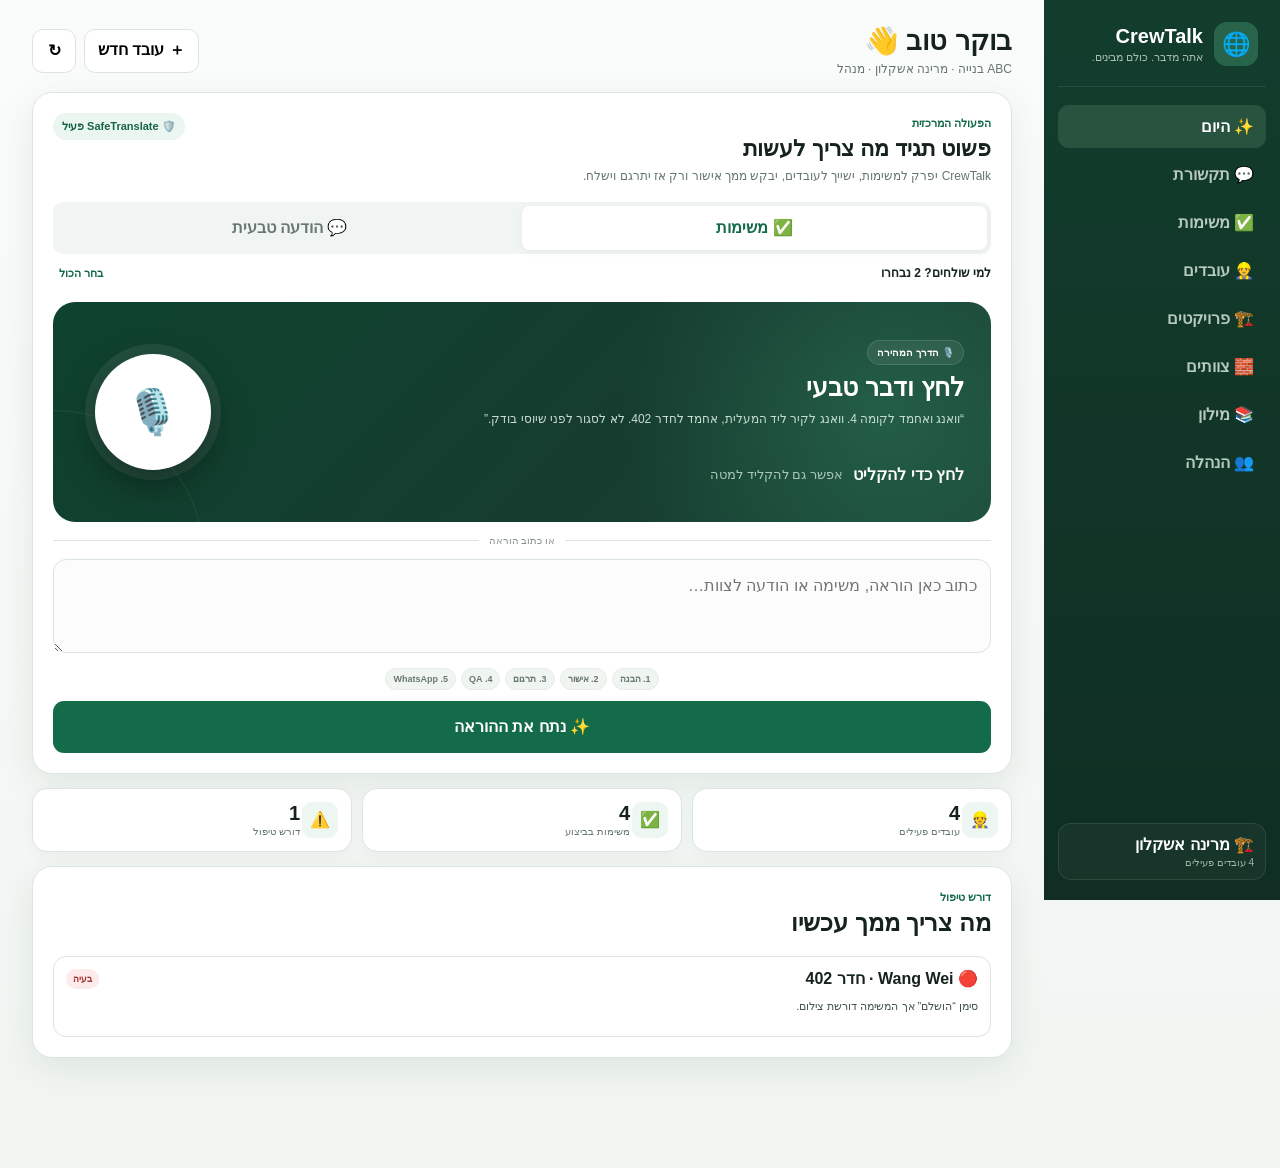
<file: crewtalk-preview/ux-v2.html>
<!doctype html>
<html lang="he" dir="rtl">
<head>
<meta charset="utf-8">
<meta name="viewport" content="width=device-width,initial-scale=1,viewport-fit=cover">
<title>CrewTalk — Field UX Preview</title>
<style>
:root{--g:#146b49;--gd:#123d2d;--g2:#2b9a6c;--bg:#f3f6f4;--card:#fff;--ink:#16231d;--mut:#66766e;--line:#dbe5df;--red:#e34b4b;--amber:#b27716;--shadow:0 10px 35px rgba(18,61,45,.09)}
*{box-sizing:border-box}html{scroll-behavior:smooth}body{margin:0;font-family:Arial,"Noto Sans Hebrew",sans-serif;background:linear-gradient(#fafcfb,#f1f5f2);color:var(--ink);-webkit-font-smoothing:antialiased}button,input,select,textarea{font:inherit}button{cursor:pointer;touch-action:manipulation}button:focus-visible,input:focus-visible,select:focus-visible,textarea:focus-visible{outline:3px solid #91bda7;outline-offset:2px}.sr{position:absolute;width:1px;height:1px;overflow:hidden;clip:rect(0,0,0,0)}
.app{min-height:100vh}.side{position:fixed;right:0;top:0;bottom:0;width:236px;background:linear-gradient(180deg,#123d2d,#102e23);color:#fff;padding:22px 14px;z-index:20}.brand{display:flex;gap:11px;align-items:center;padding:0 8px 20px;border-bottom:1px solid #ffffff18}.brandIcon{width:44px;height:44px;border-radius:13px;background:#27644a;display:grid;place-items:center;font-size:23px}.brand b{font-size:20px}.brand small{display:block;color:#a9beb3;font-size:11px;margin-top:3px}.side nav{display:grid;gap:5px;margin-top:18px}.side nav button{border:0;background:transparent;color:#b7cabe;border-radius:11px;padding:12px;text-align:right;font-weight:800;display:flex;gap:10px;align-items:center}.side nav button.on{background:#28533f;color:#fff}.siteBadge{position:absolute;bottom:20px;right:14px;left:14px;border:1px solid #ffffff18;border-radius:13px;padding:11px;background:#ffffff08}.siteBadge b,.siteBadge small{display:block}.siteBadge small{color:#9fb5aa;font-size:10px;margin-top:3px}
.main{margin-right:236px;max-width:1480px;padding:25px 32px 110px}.top{display:flex;justify-content:space-between;align-items:center;gap:14px;margin-bottom:16px}.top h1{font-size:27px;margin:0}.top p{color:var(--mut);font-size:12px;margin:5px 0 0}.topActions{display:flex;gap:8px}.btn,.iconBtn,.primary{border-radius:11px;min-height:44px;font-weight:800}.btn{border:1px solid var(--line);background:#fff;padding:9px 13px}.iconBtn{width:44px;border:1px solid var(--line);background:#fff}.primary{border:0;background:var(--g);color:#fff;padding:11px 16px}.view{display:none}.view.on{display:block}.card{background:#fff;border:1px solid #dce6e0;border-radius:20px;padding:20px;box-shadow:var(--shadow)}.eyebrow{font-size:11px;color:var(--g);font-weight:900}.head{display:flex;justify-content:space-between;align-items:flex-start;gap:14px}.head h2{margin:5px 0 5px;font-size:22px}.head p{color:var(--mut);font-size:12px;line-height:1.55;margin:0}.safe{font-size:11px;background:#eaf6ef;color:#176444;padding:7px 9px;border-radius:999px;font-weight:900;white-space:nowrap}
.mode{display:grid;grid-template-columns:1fr 1fr;background:#f0f4f2;padding:4px;border-radius:11px;margin:16px 0 12px}.mode button{min-height:44px;border:0;background:transparent;border-radius:8px;font-weight:800;color:#687870}.mode button.on{background:#fff;color:var(--g);box-shadow:0 2px 8px #0000000c}.recipientHead{display:flex;justify-content:space-between;align-items:center}.recipientHead b{font-size:12px}.recipientHead button{border:0;background:transparent;color:var(--g);font-weight:800;font-size:11px}.recipients{display:flex;gap:8px;overflow:auto;padding:9px 1px 12px;scrollbar-width:none}.recipients::-webkit-scrollbar{display:none}.recipient{min-width:160px;min-height:58px;background:#fff;border:1px solid var(--line);border-radius:14px;padding:8px;text-align:right;display:grid;grid-template-columns:30px 1fr 20px;gap:7px;align-items:center}.recipient.on{background:#edf8f1;border-color:#74a98e}.recipient .flag{font-size:21px}.recipient b,.recipient small{display:block}.recipient b{font-size:12px}.recipient small{font-size:9px;color:var(--mut);margin-top:3px}.checkmark{color:var(--g);font-weight:900}
.recordHero{position:relative;display:grid;grid-template-columns:1fr 145px;grid-template-areas:"copy mic" "meta mic";align-items:center;gap:8px 24px;min-height:220px;padding:24px 27px;border-radius:22px;color:#fff;background:radial-gradient(circle at 88% 48%,#3d9a7050,transparent 31%),linear-gradient(135deg,#0e432e,#163c30 62%,#1a4836);overflow:hidden}.recordHero:after{content:"";position:absolute;width:300px;height:300px;border-radius:50%;border:1px solid #ffffff12;left:-150px;bottom:-190px}.recordCopy{grid-area:copy}.recordTag{display:inline-block;border:1px solid #ffffff1f;background:#ffffff13;border-radius:999px;padding:6px 9px;font-size:10px;font-weight:900}.recordCopy h3{font-size:25px;margin:8px 0}.recordCopy p{color:#c8ddd2;line-height:1.6;font-size:12px;margin:0;max-width:690px}.mic{grid-area:mic;justify-self:center;width:116px;height:116px;border:0;border-radius:50%;background:#fff;color:var(--g);font-size:44px;display:grid;place-items:center;box-shadow:0 14px 38px #0006,0 0 0 10px #ffffff14;transition:.16s}.mic:active{transform:scale(.96)}.mic.recording{background:var(--red);color:#fff;animation:pulse 1.3s infinite}.recordMeta{grid-area:meta;display:flex;gap:10px;align-items:center}.recordMeta b{font-variant-numeric:tabular-nums}.recordMeta small{color:#a9c8b8}@keyframes pulse{50%{box-shadow:0 14px 38px #0005,0 0 0 17px #e34b4b35,0 0 0 30px #e34b4b12}}.wave{position:absolute;bottom:10px;right:27px;left:27px;display:flex;gap:4px;justify-content:flex-start;align-items:center;height:17px;opacity:.45}.wave span{width:3px;background:#c5ead6;border-radius:99px;animation:wave 1s infinite ease-in-out}.wave span:nth-child(2n){animation-delay:.15s}.wave span:nth-child(3n){animation-delay:.3s}@keyframes wave{0%,100%{height:5px}50%{height:17px}}
.or{display:flex;align-items:center;gap:10px;color:#849188;font-size:10px;margin:13px 0}.or:before,.or:after{content:"";height:1px;background:var(--line);flex:1}.instruction{width:100%;min-height:94px;border:1px solid var(--line);background:#fbfcfb;border-radius:13px;padding:13px;resize:vertical;line-height:1.6}.instruction:focus{border-color:#76a990;box-shadow:0 0 0 3px #146b4912;outline:none}.steps{display:flex;gap:5px;justify-content:center;flex-wrap:wrap;margin:11px 0}.steps span{font-size:9px;font-weight:800;color:#687970;background:#f1f5f2;border:1px solid #e6ece8;border-radius:999px;padding:5px 7px}.analyze{width:100%;min-height:52px}.hint{font-size:11px;color:#765d19;background:#fff8e7;border:1px solid #f1e3b8;padding:8px 10px;border-radius:9px;margin-bottom:9px}
.stats{display:grid;grid-template-columns:repeat(3,1fr);gap:10px;margin:14px 0}.stat{background:#fff;border:1px solid var(--line);border-radius:15px;padding:13px;display:grid;grid-template-columns:38px 1fr;align-items:center;box-shadow:0 4px 15px #163c2b0b}.stat i{grid-row:1/3;font-style:normal;width:36px;height:36px;background:#edf6f1;border-radius:10px;display:grid;place-items:center}.stat b{font-size:20px}.stat span{font-size:10px;color:var(--mut)}
.sectionHead{display:flex;justify-content:space-between;align-items:flex-start;gap:12px;margin-bottom:15px}.sectionHead h2{margin:4px 0}.sectionHead p{margin:0;color:var(--mut);font-size:11px}.grid{display:grid;grid-template-columns:repeat(3,1fr);gap:10px}.item{border:1px solid var(--line);border-radius:14px;padding:13px;background:#fff}.item h3{margin:0 0 4px;font-size:14px}.item p,.item small{font-size:10px;color:var(--mut)}.pills{display:flex;flex-wrap:wrap;gap:5px;margin:9px 0}.pill{background:#edf5f0;color:#416354;border-radius:999px;padding:5px 7px;font-size:9px;font-weight:800}.table{display:grid}.row{display:grid;grid-template-columns:1.2fr 1fr .95fr 1.1fr .7fr 44px;gap:8px;align-items:center;padding:10px;border-bottom:1px solid #edf1ef;font-size:11px}.row.header{font-size:9px;font-weight:900;color:var(--mut);background:#f7f9f8;border-radius:9px}.row small{display:block;color:var(--mut);font-size:9px;margin-top:2px}.row .person{display:flex;gap:7px;align-items:center}.row .person i{font-style:normal;font-size:19px}.empty{padding:30px;text-align:center;color:var(--mut);font-size:11px}.task{border:1px solid var(--line);border-radius:13px;padding:12px;margin-top:8px}.taskTop{display:flex;justify-content:space-between}.task p{font-size:11px;color:#45564e}.status{padding:5px 7px;border-radius:999px;font-size:9px;font-weight:900;background:#e9f3ed;color:#2a6a4b}.status.problem{background:#fdeaea;color:#a23535}
.overlay{display:none;position:fixed;inset:0;background:#0d251b8a;z-index:100;align-items:flex-start;justify-content:center;padding:4vh 14px 14px;backdrop-filter:blur(4px)}.overlay.on{display:flex}.modal{width:min(720px,100%);max-height:92vh;overflow:auto;background:#fff;border-radius:22px;box-shadow:0 25px 80px #0005}.modalHead{position:sticky;top:0;background:#ffffffef;backdrop-filter:blur(12px);z-index:4;display:flex;justify-content:space-between;align-items:center;padding:17px 19px;border-bottom:1px solid #edf1ef}.modalHead h3{margin:0;font-size:18px}.close{width:42px;height:42px;border-radius:10px;border:1px solid var(--line);background:#fff}.form{display:grid;grid-template-columns:1fr 1fr;gap:13px 15px;padding:17px 19px 22px}.form label{font-size:11px;font-weight:900}.form label>small{font-weight:500;color:#89958e}.form input,.form select,.form textarea{display:block;width:100%;min-height:47px;margin-top:6px;border:1px solid #cbd8d1;border-radius:11px;padding:10px 11px;background:#fff}.form textarea{min-height:90px;resize:vertical;line-height:1.5}.full{grid-column:1/-1}.formSection{grid-column:1/-1;background:#f3f8f5;border:1px solid #e1ebe5;border-radius:11px;padding:10px}.formSection b,.formSection small{display:block}.formSection small{font-size:9px;color:var(--mut);margin-top:3px}.phone{display:grid;grid-template-columns:145px 1fr;gap:8px;margin-top:6px}.phone select,.phone input{margin:0}.fieldHelp{font-size:9px!important;font-weight:500!important;color:#78877f!important;line-height:1.4;display:block;margin-top:5px!important}.inlineCreate{grid-column:1/-1;border:1px solid #cfe1d7;background:#f3faf6;border-radius:12px;padding:11px}.inlineCreate b{color:var(--g)}.inlineFields{display:grid;grid-template-columns:1fr 1fr;gap:8px;margin-top:8px}.inlineFields input,.inlineFields select{margin:0}.inlineActions{display:flex;gap:8px;justify-content:flex-end;margin-top:8px}.smallBtn{border:0;border-radius:8px;padding:8px 10px;font-weight:800}.smallBtn.green{background:var(--g);color:#fff}.smallBtn.grey{background:#e9eeeb}.check{display:flex!important;align-items:center;gap:8px;border:1px solid #e6ece8;border-radius:10px;padding:10px;background:#fafcfa}.check input{width:18px!important;height:18px!important;margin:0!important;min-height:auto!important;accent-color:var(--g)}.saveBar{grid-column:1/-1;position:sticky;bottom:-22px;padding:20px 0 2px;background:linear-gradient(transparent,#fff 25%)}.saveBar .primary{width:100%;min-height:52px}.approval{display:none;margin-top:14px;border-top:1px solid var(--line);padding-top:14px}.approval.on{display:block}.compare{display:grid;grid-template-columns:1fr 1fr;gap:9px}.compare>div{border:1px solid var(--line);background:#fafcfa;border-radius:11px;padding:11px}.compare small{font-size:9px;font-weight:900;color:var(--mut)}.compare p{font-size:11px;line-height:1.55}.actions{display:grid;grid-template-columns:.65fr 1.35fr;gap:8px;margin-top:10px}.actions button{min-height:45px;border-radius:10px;font-weight:800}.actions .back{border:1px solid var(--line);background:#fff}.translation{border:1px solid var(--line);border-radius:11px;padding:10px;margin-top:8px}.translation .taskTop b{font-size:11px}.translation p{font-size:11px;line-height:1.6;background:#f8faf9;padding:9px;border-radius:8px}.good{background:#e5f5ea;color:#256b48;border-radius:999px;padding:5px 7px;font-size:9px;font-weight:900}.send{background:#168755}.mobileNav,.sheetBack{display:none}
@media(max-width:850px){.side{display:none}.main{margin:0;padding:13px 12px 104px}.top{align-items:flex-start}.top h1{font-size:22px}.topActions .btn{display:none}.card{padding:14px;border-radius:18px}.head h2{font-size:21px}.safe{display:none}.recordHero{grid-template-columns:1fr;grid-template-areas:"copy" "mic" "meta";text-align:center;min-height:320px;padding:19px 15px;gap:10px}.recordTag{margin:auto}.recordCopy h3{font-size:23px}.recordCopy p{font-size:11px}.mic{width:132px;height:132px;font-size:48px}.recordMeta{justify-content:center;display:grid;gap:2px}.wave{justify-content:center}.stats{gap:6px}.stat{padding:9px 7px;grid-template-columns:30px 1fr}.stat i{width:29px;height:29px}.stat b{font-size:17px}.stat span{font-size:8px}.grid{grid-template-columns:1fr}.row.header{display:none}.row{grid-template-columns:1fr 1fr;border:1px solid var(--line);border-radius:11px;margin-bottom:7px}.row>div:nth-child(3),.row>div:nth-child(5){display:none}.form{grid-template-columns:1fr;padding:14px 14px calc(24px + env(safe-area-inset-bottom))}.full,.formSection,.inlineCreate,.saveBar{grid-column:1}.form input,.form select,.form textarea{font-size:16px;min-height:50px}.phone{grid-template-columns:128px 1fr}.inlineFields{grid-template-columns:1fr}.overlay{align-items:flex-end;padding:0}.modal{max-height:94dvh;border-radius:24px 24px 0 0;width:100%}.modalHead{padding:15px}.mobileNav{position:fixed;display:grid;grid-template-columns:1fr 1fr 1.18fr 1fr 1fr;bottom:max(8px,env(safe-area-inset-bottom));left:9px;right:9px;background:#17392cf2;border:1px solid #ffffff16;border-radius:20px;padding:7px;z-index:80;box-shadow:0 16px 44px #0005;backdrop-filter:blur(12px)}.mobileNav button{border:0;background:transparent;color:#b2c7bc;min-height:52px;border-radius:11px;display:grid;place-items:center;align-content:center;gap:2px;padding:3px}.mobileNav button.on{background:#2a6148;color:#fff}.mobileNav button span{font-size:19px}.mobileNav button small{font-size:8px;font-weight:900}.mobileNav .recordFab{width:74px;height:74px;min-height:74px;border-radius:50%;background:linear-gradient(145deg,#2b9a6c,#146b49);color:#fff;justify-self:center;transform:translateY(-19px);box-shadow:0 10px 28px #082d1f6b,0 0 0 7px #f3f6f4}.recordFab span{font-size:27px!important}.sheetBack{display:none;position:fixed;inset:0;background:#0d251b75;z-index:90;align-items:end}.sheetBack.on{display:grid}.sheet{background:#fff;border-radius:24px 24px 0 0;padding:7px 14px calc(18px + env(safe-area-inset-bottom))}.handle{width:38px;height:4px;background:#d8dedb;border-radius:99px;margin:3px auto 10px}.sheet button{width:100%;min-height:62px;border:0;border-top:1px solid #edf1ef;background:#fff;text-align:right;display:grid;grid-template-columns:42px 1fr;align-items:center}.sheet button span{font-size:23px;text-align:center}.sheet button b,.sheet button small{display:block}.sheet button small{font-size:9px;color:var(--mut);margin-top:2px}}
@media(prefers-reduced-motion:reduce){*,*:before,*:after{animation:none!important;transition:none!important;scroll-behavior:auto!important}}
</style></head><body><div class="app"><aside class="side"><div class="brand"><div class="brandIcon">🌐</div><div><b>CrewTalk</b><small>אתה מדבר. כולם מבינים.</small></div></div><nav id="sideNav"><button class="on" data-view="today">✨ היום</button><button data-view="communication">💬 תקשורת</button><button data-view="tasks">✅ משימות</button><button data-view="workers">👷 עובדים</button><button data-view="projects">🏗️ פרויקטים</button><button data-view="teams">🧱 צוותים</button><button data-view="terms">📚 מילון</button><button data-view="members">👥 הנהלה</button></nav><div class="siteBadge"><b>🏗️ מרינה אשקלון</b><small id="activeWorkersSide">4 עובדים פעילים</small></div></aside><main class="main"><header class="top"><div><h1 id="pageTitle">בוקר טוב 👋</h1><p>ABC בנייה · מרינה אשקלון · מנהל</p></div><div class="topActions"><button class="btn" onclick="showView('workers');openModal('worker')">＋ עובד חדש</button><button class="iconBtn" aria-label="רענון">↻</button></div></header><section class="view on" id="today"><div class="card" id="composer"><div class="head"><div><span class="eyebrow">הפעולה המרכזית</span><h2>פשוט תגיד מה צריך לעשות</h2><p>CrewTalk יפרק למשימות, ישייך לעובדים, יבקש ממך אישור ורק אז יתרגם וישלח.</p></div><span class="safe">🛡️ SafeTranslate פעיל</span></div><div class="mode"><button class="on" data-mode="tasks">✅ משימות</button><button data-mode="natural">💬 הודעה טבעית</button></div><div class="recipientHead"><b>למי שולחים? <span id="selectedCount">2 נבחרו</span></b><button onclick="toggleAllRecipients()" id="allBtn">בחר הכול</button></div><div class="recipients" id="recipients"></div><div id="composePhase"><div class="recordHero" id="recordHero"><div class="recordCopy"><span class="recordTag">🎙️ הדרך המהירה</span><h3 id="recordTitle">לחץ ודבר טבעי</h3><p id="recordText">“וואנג ואחמד לקומה 4. וואנג לקיר ליד המעלית, אחמד לחדר 402. לא לסגור לפני שיוסי בודק.”</p></div><button class="mic" id="micButton" aria-pressed="false" aria-label="התחל הקלטת הוראה" onclick="toggleRecording()">🎙️<span class="sr">התחל הקלטה</span></button><div class="recordMeta"><b id="timer">לחץ כדי להקליט</b><small id="timerHelp">אפשר גם להקליד למטה</small></div><div class="wave" id="wave" hidden><span></span><span></span><span></span><span></span><span></span><span></span><span></span><span></span><span></span></div></div><div class="or">או כתוב הוראה</div><textarea class="instruction" id="instruction" placeholder="כתוב כאן הוראה, משימה או הודעה לצוות…"></textarea><div class="steps"><span>1. הבנה</span><span>2. אישור</span><span>3. תרגום</span><span>4. QA</span><span>5. WhatsApp</span></div><div class="hint" id="recipientHint" hidden>בחר לפחות עובד אחד. אפשר להקליט קודם ולבחור אחר כך.</div><button class="primary analyze" onclick="analyzeInstruction()">✨ נתח את ההוראה</button></div><div class="approval" id="approval"><h3>בדיקה לפני תרגום</h3><div class="compare"><div><small>מה שאמרת</small><p id="sourceReview"></p></div><div><small>הנוסח שהמערכת הבינה</small><p>וואנג: קומה 4, סיום הקיר ליד המעלית. אחמד: חדר 402, בדיקת חומר. לשניהם: לא לסגור לפני שיוסי בודק ומאשר.</p></div></div><div class="task"><div class="taskTop"><b>1. סיום הקיר ליד המעלית</b><span class="pill">Wang Wei</span></div><p>📍 קומה 4 · ליד המעלית</p></div><div class="task"><div class="taskTop"><b>2. בדיקת חומר בחדר 402</b><span class="pill">Ahmed Khalil</span></div><p>📍 קומה 4 · חדר 402</p></div><div class="task"><b>⚠️ הוראה נעולה</b><p>אל תסגרו לפני שיוסי בודק ומאשר.</p></div><div class="actions"><button class="back" onclick="backToCompose()">עריכה</button><button class="primary" onclick="showTranslations()">אשר, תרגם ובדוק</button></div></div><div class="approval" id="translations"><h3>תרגומים ובקרת איכות</h3><div class="translation"><div class="taskTop"><b>🇨🇳 Wang Wei · Mandarin</b><span class="good">99% תקין</span></div><p>上四楼，完成电梯旁边的墙。在Yossi检查并批准之前不要封闭施工。</p></div><div class="translation"><div class="taskTop"><b>🇵🇸 Ahmed Khalil · العربية</b><span class="good">98% תקין</span></div><p>اصعد إلى الطابق الرابع وافحص المواد في الغرفة 402. لا تُغلق العمل قبل أن يفحص يوسي ويوافق.</p></div><div class="task"><b>✅ SafeTranslate עבר</b><p>מספרים, מיקומים, שמות, סדר ושלילות נשמרו.</p></div><button class="primary send" onclick="sendDemo()">📤 שלח ב־WhatsApp</button><div class="hint" id="sentMessage" hidden style="color:#27684b;background:#eaf6ef;border-color:#cfe5d8;margin-top:9px">✓ מוכן לשליחה דרך GREEN API.</div></div></div><div class="stats"><div class="stat"><i>👷</i><b id="workerCountStat">4</b><span>עובדים פעילים</span></div><div class="stat"><i>✅</i><b>4</b><span>משימות בביצוע</span></div><div class="stat"><i>⚠️</i><b>1</b><span>דורש טיפול</span></div></div><div class="card"><div class="sectionHead"><div><span class="eyebrow">דורש טיפול</span><h2>מה צריך ממך עכשיו</h2></div></div><div class="task"><div class="taskTop"><b>🔴 Wang Wei · חדר 402</b><span class="status problem">בעיה</span></div><p>סימן “הושלם” אך המשימה דורשת צילום.</p></div></div></section><section class="view" id="communication"><div class="card"><div class="sectionHead"><div><span class="eyebrow">WhatsApp דו־כיווני</span><h2>תקשורת</h2><p>הודעות מהעובדים ותרגום חזרה לעברית.</p></div></div><div class="task"><b>🇨🇳 Wang Wei</b><p>“סיימתי את הקיר, יוסי עדיין לא הגיע. לחכות?”</p><span class="pill">תורגם מסינית</span></div><div class="task"><b>🇵🇸 Ahmed Khalil</b><p>“חסר חומר בחדר 402.”</p><span class="pill">תורגם מערבית</span></div></div></section><section class="view" id="tasks"><div class="card"><div class="sectionHead"><div><span class="eyebrow">בקרה</span><h2>משימות</h2><p>סטטוס, הקצאה והוכחות ביצוע.</p></div></div><div class="task"><div class="taskTop"><b>קיר ליד המעלית</b><span class="status">בביצוע</span></div><p>Wang Wei · קומה 4 · צילום נדרש בסיום</p></div><div class="task"><div class="taskTop"><b>בדיקת חומר בחדר 402</b><span class="status">התקבלה</span></div><p>Ahmed Khalil · קומה 4</p></div></div></section><section class="view" id="workers"><div class="card"><div class="sectionHead"><div><span class="eyebrow">אנשים ושפות</span><h2>עובדים</h2><p>WhatsApp, מקצוע, שפה, פרויקט וצוות.</p></div><button class="primary" onclick="openModal('worker')">＋ הוסף עובד</button></div><div class="table" id="workerTable"></div></div></section><section class="view" id="projects"><div class="card"><div class="sectionHead"><div><span class="eyebrow">אתרי עבודה</span><h2>פרויקטים</h2><p>כתובת, לקוח, לוחות זמנים ואיש קשר.</p></div><button class="primary" onclick="openModal('project')">＋ הוסף פרויקט</button></div><div class="grid" id="projectGrid"></div></div></section><section class="view" id="teams"><div class="card"><div class="sectionHead"><div><span class="eyebrow">צוותי שטח</span><h2>צוותים</h2><p>מקצוע, אחראי, משמרת ואזור עבודה.</p></div><button class="primary" onclick="openModal('team')">＋ הוסף צוות</button></div><div class="grid" id="teamGrid"></div></div></section><section class="view" id="terms"><div class="card"><div class="sectionHead"><div><span class="eyebrow">Company Dictionary</span><h2>מילון החברה</h2><p>שמות ומונחים שה־AI חייב להבין בדיוק.</p></div><button class="primary" onclick="openModal('term')">＋ הוסף מונח</button></div><div class="grid" id="termGrid"></div></div></section><section class="view" id="members"><div class="card"><div class="sectionHead"><div><span class="eyebrow">הרשאות</span><h2>הנהלה</h2><p>בעלים, מנהלים, מנהלי אתר, מנהלי עבודה וצפייה.</p></div><button class="primary" onclick="openModal('member')">＋ הזמן משתמש</button></div><div class="grid"><div class="item"><h3>Danny</h3><p>danny@example.com</p><span class="pill">בעלים · כל הפרויקטים</span></div><div class="item"><h3>Yossi Cohen</h3><p>yossi@example.com</p><span class="pill">מנהל עבודה · מרינה אשקלון</span></div></div></div></section></main></div><nav class="mobileNav"><button class="on" data-mobile="today" onclick="showView('today')"><span>⌂</span><small>היום</small></button><button data-mobile="communication" onclick="showView('communication')"><span>💬</span><small>תקשורת</small></button><button class="recordFab" onclick="startFromFab()" aria-label="התחל הקלטת הוראה"><span>🎙️</span><small>הקלט</small></button><button data-mobile="tasks" onclick="showView('tasks')"><span>✓</span><small>משימות</small></button><button onclick="toggleSheet(true)"><span>•••</span><small>עוד</small></button></nav><div class="sheetBack" id="sheetBack" onclick="toggleSheet(false)"><div class="sheet" onclick="event.stopPropagation()"><div class="handle"></div><button onclick="showView('workers');toggleSheet(false)"><span>👷</span><div><b>עובדים</b><small>שפות, WhatsApp ושיוכים</small></div></button><button onclick="showView('projects');toggleSheet(false)"><span>🏗️</span><div><b>פרויקטים</b><small>אתרים, לקוחות ולוחות זמנים</small></div></button><button onclick="showView('teams');toggleSheet(false)"><span>🧱</span><div><b>צוותים</b><small>מקצוע, אחראי ואזור עבודה</small></div></button><button onclick="showView('terms');toggleSheet(false)"><span>📚</span><div><b>מילון</b><small>מונחים ושמות קריטיים</small></div></button><button onclick="showView('members');toggleSheet(false)"><span>👥</span><div><b>הנהלה והרשאות</b><small>משתמשים וגישה</small></div></button></div></div><div class="overlay" id="overlay" onclick="if(event.target===this)closeModal()"><div class="modal"><div class="modalHead"><h3 id="modalTitle">חדש</h3><button class="close" onclick="closeModal()" aria-label="סגור">✕</button></div><form class="form" id="modalForm" onsubmit="saveModal(event)"></form></div></div><script>const languages=[['Mandarin Chinese','סינית מנדרינית'],['Palestinian Arabic','ערבית פלסטינית'],['Arabic','ערבית'],['Hindi','הינדית'],['Bengali','בנגלית'],['Romanian','רומנית'],['Russian','רוסית'],['Ukrainian','אוקראינית'],['Nepali','נפאלית'],['Thai','תאית'],['Tagalog','טאגאלוג / פיליפינית'],['Turkish','טורקית'],['English','אנגלית'],['Hebrew','עברית']];const codes=[['972','🇮🇱 +972'],['86','🇨🇳 +86'],['91','🇮🇳 +91'],['970','🇵🇸 +970'],['40','🇷🇴 +40'],['373','🇲🇩 +373'],['380','🇺🇦 +380'],['7','🇷🇺 +7'],['977','🇳🇵 +977'],['880','🇧🇩 +880'],['66','🇹🇭 +66'],['63','🇵🇭 +63']];const trades=['כללי','טפסנות','ברזלנות','ריצוף','טיח','שפכטל וצבע','גבס','חשמל','אינסטלציה','מיזוג','איטום','אלומיניום','נגרות','עבודות עפר','מפעיל ציוד','ניקיון','אחר'];const shifts=['בוקר','ערב','לילה','מפוצלת','ללא משמרת קבועה'];let projects=[{id:1,name:'מרינה אשקלון',code:'ASH-MAR-01',city:'אשקלון',address:'המרינה 12',client:'א.ב. יזמות',start:'2026-05-01',end:'2027-02-15',contact:'יוסי כהן',phone:'972501112222'},{id:2,name:'מגדלי הים',code:'ASD-SEA-02',city:'אשדוד',address:'שד׳ הים 8',client:'ים נדל״ן',start:'2026-07-01',end:'2027-08-30',contact:'אבי לוי',phone:'972503334444'}];let teams=[{id:1,name:'גמרים A',project:1,trade:'שפכטל וצבע',supervisor:'Wang Chen',shift:'בוקר',area:'קומות 3–5'},{id:2,name:'ריצוף',project:1,trade:'ריצוף',supervisor:'Raj Singh',shift:'בוקר',area:'קומה 4'},{id:3,name:'שלד',project:2,trade:'טפסנות',supervisor:'Mihai P.',shift:'בוקר',area:'מגדל B'}];let workers=[{id:1,name:'Wang Wei',code:'CW-104',prefix:'86',phone:'13800138000',lang:'Mandarin Chinese',variant:'Simplified',trade:'שפכטל וצבע',project:1,team:1,reading:'פשוטה',shift:'בוקר',country:'סין'},{id:2,name:'Ahmed Khalil',code:'PA-22',prefix:'970',phone:'599123456',lang:'Palestinian Arabic',variant:'',trade:'כללי',project:1,team:1,reading:'רגילה',shift:'בוקר',country:'הרשות הפלסטינית'},{id:3,name:'Raj Kumar',code:'IN-31',prefix:'91',phone:'9876543210',lang:'Hindi',variant:'',trade:'ריצוף',project:1,team:2,reading:'פשוטה',shift:'בוקר',country:'הודו'},{id:4,name:'Mihai Popescu',code:'MD-18',prefix:'373',phone:'69123456',lang:'Romanian',variant:'',trade:'טפסנות',project:2,team:3,reading:'רגילה',shift:'בוקר',country:'מולדובה'}];let terms=[{id:1,term:'ממ״ד',kind:'מקום',ctx:'חדר מוגן — לא לתרגם מילולית',lock:false},{id:2,term:'Yossi',kind:'אדם',ctx:'מנהל העבודה יוסי כהן',lock:true},{id:3,term:'שפכטל',kind:'חומר',ctx:'חומר גמר לקירות',lock:false}];let selected=new Set([1,2]),mode='tasks',recording=false,timerId=null,seconds=0,modalType='';const $=id=>document.getElementById(id);const projectName=id=>projects.find(p=>p.id==id)?.name||'—';const teamName=id=>teams.find(t=>t.id==id)?.name||'ללא צוות';const langLabel=v=>languages.find(x=>x[0]===v)?.[1]||v;const flag=v=>({'Mandarin Chinese':'🇨🇳','Palestinian Arabic':'🇵🇸','Arabic':'🇵🇸','Hindi':'🇮🇳','Romanian':'🇲🇩','Russian':'🇷🇺','Ukrainian':'🇺🇦','Nepali':'🇳🇵','Bengali':'🇧🇩','Thai':'🇹🇭','Tagalog':'🇵🇭'}[v]||'🌐');function showView(id){document.querySelectorAll('.view').forEach(v=>v.classList.toggle('on',v.id===id));document.querySelectorAll('[data-view]').forEach(b=>b.classList.toggle('on',b.dataset.view===id));document.querySelectorAll('[data-mobile]').forEach(b=>b.classList.toggle('on',b.dataset.mobile===id));$('pageTitle').textContent={today:'בוקר טוב 👋',communication:'תקשורת',tasks:'משימות',workers:'עובדים',projects:'פרויקטים',teams:'צוותים',terms:'מילון החברה',members:'הנהלה והרשאות'}[id]||'CrewTalk';window.scrollTo({top:0,behavior:'smooth'})}document.querySelectorAll('[data-view]').forEach(b=>b.onclick=()=>showView(b.dataset.view));document.querySelectorAll('[data-mode]').forEach(b=>b.onclick=()=>{document.querySelectorAll('[data-mode]').forEach(x=>x.classList.remove('on'));b.classList.add('on');mode=b.dataset.mode});function renderRecipients(){$('recipients').innerHTML=workers.map(w=>`<button class="recipient ${selected.has(w.id)?'on':''}" onclick="toggleRecipient(${w.id})" aria-pressed="${selected.has(w.id)}"><span class="flag">${flag(w.lang)}</span><span><b>${w.name}</b><small>${langLabel(w.lang)} · ${w.trade||'כללי'}</small></span><span class="checkmark">${selected.has(w.id)?'✓':''}</span></button>`).join('');$('selectedCount').textContent=`${selected.size} נבחרו`;$('recipientHint').hidden=selected.size>0;$('workerCountStat').textContent=workers.length;$('activeWorkersSide').textContent=`${workers.length} עובדים פעילים`}function toggleRecipient(id){selected.has(id)?selected.delete(id):selected.add(id);renderRecipients()}function toggleAllRecipients(){selected.size===workers.length?selected.clear():workers.forEach(w=>selected.add(w.id));renderRecipients()}function toggleRecording(){recording=!recording;const b=$('micButton');b.classList.toggle('recording',recording);b.setAttribute('aria-pressed',recording);$('wave').hidden=!recording;if(recording){seconds=0;$('recordTitle').textContent='מקשיב לך…';$('recordText').textContent='אפשר לדבר ברצף. בסיום לחץ שוב ונציג את התמלול לפני כל פעולה.';$('timerHelp').textContent='ההקלטה תתומלל לפני שליחה';updateTimer();timerId=setInterval(()=>{seconds++;updateTimer()},1000)}else{clearInterval(timerId);$('recordTitle').textContent='ההקלטה מוכנה';$('recordText').textContent='התמלול הופיע למטה. אפשר לערוך אותו לפני שהמערכת מנתחת.';$('timerHelp').textContent='אפשר לערוך את התמלול';if(!$('instruction').value.trim())$('instruction').value='וואנג ואחמד תעלו לקומה 4. וואנג יסיים את הקיר ליד המעלית, אחמד יבדוק חומר בחדר 402. אל תסגרו לפני שיוסי בודק.';$('timer').textContent='✓ תומלל'}b.innerHTML=recording?'■<span class="sr">עצור הקלטה</span>':'🎙️<span class="sr">התחל הקלטה</span>';b.setAttribute('aria-label',recording?'עצור הקלטה':'התחל הקלטה')}function updateTimer(){$('timer').textContent=`${String(Math.floor(seconds/60)).padStart(2,'0')}:${String(seconds%60).padStart(2,'0')}`}function startFromFab(){showView('today');setTimeout(()=>{document.getElementById('composer').scrollIntoView({behavior:'smooth'});if(!recording)toggleRecording()},150)}function analyzeInstruction(){if(!selected.size){$('recipientHint').hidden=false;return}if(!$('instruction').value.trim()){$('instruction').focus();return}$('composePhase').style.display='none';$('approval').classList.add('on');$('sourceReview').textContent=$('instruction').value}function backToCompose(){$('approval').classList.remove('on');$('translations').classList.remove('on');$('composePhase').style.display='block'}function showTranslations(){$('approval').classList.remove('on');$('translations').classList.add('on')}function sendDemo(){$('sentMessage').hidden=false}function renderWorkers(){$('workerTable').innerHTML=`<div class="row header"><div>עובד</div><div>שפה / מקצוע</div><div>WhatsApp</div><div>פרויקט / צוות</div><div>קריאה</div><div></div></div>`+workers.map(w=>`<div class="row"><div class="person"><i>${flag(w.lang)}</i><span><b>${w.name}</b><small>#${w.code||'—'}</small></span></div><div>${langLabel(w.lang)}<small>${w.trade}</small></div><div dir="ltr">+${w.prefix} ${w.phone}</div><div>${projectName(w.project)}<small>${teamName(w.team)}</small></div><div>${w.reading}</div><div><button class="iconBtn" onclick="openModal('worker',${w.id})" aria-label="ערוך ${w.name}">✎</button></div></div>`).join('')}function renderProjects(){$('projectGrid').innerHTML=projects.map(p=>`<div class="item"><span class="eyebrow">${p.code}</span><h3>🏗️ ${p.name}</h3><p>${p.city} · ${p.address}</p><div class="pills"><span class="pill">${workers.filter(w=>w.project===p.id).length} עובדים</span><span class="pill">${teams.filter(t=>t.project===p.id).length} צוותים</span><span class="pill">יעד ${new Date(p.end).toLocaleDateString('he-IL')}</span></div><small>לקוח: ${p.client}<br>איש קשר: ${p.contact} · +${p.phone}</small><br><button class="btn" style="margin-top:9px" onclick="openModal('project',${p.id})">עריכה</button></div>`).join('')}function renderTeams(){$('teamGrid').innerHTML=teams.map(t=>`<div class="item"><h3>🧱 ${t.name}</h3><p>${t.trade} · ${projectName(t.project)}</p><div class="pills"><span class="pill">${workers.filter(w=>w.team===t.id).length} עובדים</span><span class="pill">${t.shift}</span></div><small>אחראי: ${t.supervisor}<br>אזור: ${t.area}</small><br><button class="btn" style="margin-top:9px" onclick="openModal('team',${t.id})">עריכה</button></div>`).join('')}function renderTerms(){$('termGrid').innerHTML=terms.map(t=>`<div class="item"><span class="pill">${t.kind}</span><h3>${t.term}</h3><p>${t.ctx}</p>${t.lock?'<span class="pill">🔒 לא לתרגם</span>':''}<br><button class="btn" style="margin-top:9px" onclick="openModal('term',${t.id})">עריכה</button></div>`).join('')}function toggleSheet(on){$('sheetBack').classList.toggle('on',on)}const opt=(arr,val='')=>arr.map(x=>Array.isArray(x)?`<option value="${x[0]}" ${x[0]===val?'selected':''}>${x[1]}</option>`:`<option ${x===val?'selected':''}>${x}</option>`).join('');function projectOpts(val=''){return projects.map(p=>`<option value="${p.id}" ${p.id==val?'selected':''}>${p.name}</option>`).join('')}function teamOpts(val='',project=''){return teams.filter(t=>!project||t.project==project).map(t=>`<option value="${t.id}" ${t.id==val?'selected':''}>${t.name}</option>`).join('')}function openModal(type,id){modalType=type;$('overlay').classList.add('on');let o={},html='';if(type==='worker'){o=workers.find(x=>x.id===id)||{};$('modalTitle').textContent=id?'עריכת עובד':'עובד חדש';html=`<div class="formSection"><b>פרטים בסיסיים</b><small>המסלול המהיר להוספת עובד</small></div><label>שם מלא / כינוי<input name="name" value="${o.name||''}" required autofocus placeholder="Wang Wei"></label><label>קוד עובד <small>אופציונלי</small><input name="code" value="${o.code||''}" placeholder="CW-104"></label><label class="full">WhatsApp<div class="phone" dir="ltr"><select name="prefix">${opt(codes,o.prefix||'972')}</select><input name="phone" type="tel" inputmode="tel" value="${o.phone||''}" required placeholder="50 123 4567"></div><small class="fieldHelp">הקידומת נבחרת בנפרד; המספר נשמר בפורמט בינלאומי תקין.</small></label><label>שפת אם<select name="lang" required><option value="">בחר שפה</option>${opt(languages,o.lang||'')}</select></label><label>ניב / וריאנט<input name="variant" value="${o.variant||''}" placeholder="Simplified / Palestinian"></label><label>פרויקט<select name="project" id="workerProject" onchange="selectAdd(this,'project')"><option value="">ללא פרויקט</option>${projectOpts(o.project)}<option value="__add__">＋ הוסף פרויקט חדש</option></select></label><label>צוות<select name="team" id="workerTeam" onchange="selectAdd(this,'team')"><option value="">ללא צוות</option>${teamOpts(o.team,o.project)}<option value="__add__">＋ הוסף צוות חדש</option></select></label><div class="inlineCreate" id="inlineAdd" hidden></div><div class="formSection"><b>פרטי שטח ותקשורת</b><small>אופציונלי — שימושי למנהלים ול־AI</small></div><label>מקצוע / תחום<select name="trade"><option value="">לא הוגדר</option>${opt(trades,o.trade||'')}</select></label><label>משמרת<select name="shift"><option value="">לא הוגדרה</option>${opt(shifts,o.shift||'')}</select></label><label>שפה נוספת<select name="second"><option value="">ללא</option>${opt(languages,'')}</select></label><label>מדינת מוצא<select name="country"><option value="">לא הוגדרה</option>${opt(['ישראל','סין','הודו','הרשות הפלסטינית','רומניה','מולדובה','אוקראינה','רוסיה','נפאל','בנגלדש','תאילנד','פיליפינים','אחר'],o.country||'')}</select></label><label>רמת קריאה<select name="reading"><option ${o.reading==='רגילה'?'selected':''}>רגילה</option><option ${!o.reading||o.reading==='פשוטה'?'selected':''}>פשוטה</option><option ${o.reading==='בסיסית'?'selected':''}>בסיסית</option></select></label><label>פורמט מועדף<select name="format"><option>טקסט</option><option>קול</option><option>טקסט + קול</option></select></label><label class="full">הערות תקשורת<textarea name="notes" placeholder="לדוגמה: להעדיף משפטים קצרים; מכיר את יוסי בשם Yossi"></textarea></label><label class="check full"><input type="checkbox" checked> עובד פעיל וזמין לבחירה בהוראות</label><input type="hidden" name="id" value="${o.id||''}"><div class="saveBar"><button class="primary" type="submit">שמור עובד</button></div>`}if(type==='project'){o=projects.find(x=>x.id===id)||{};$('modalTitle').textContent=id?'עריכת פרויקט':'פרויקט חדש';html=`<div class="formSection"><b>זיהוי ומיקום</b><small>פרטי הפרויקט שמופיעים בשטח</small></div><label>שם הפרויקט<input name="name" value="${o.name||''}" required autofocus></label><label>קוד פרויקט<input name="code" value="${o.code||''}" placeholder="ASH-MAR-01"></label><label>עיר<input name="city" value="${o.city||''}"></label><label>כתובת<input name="address" value="${o.address||''}"></label><label>לקוח / יזם<input name="client" value="${o.client||''}"></label><div></div><div class="formSection"><b>לוח זמנים ואיש קשר</b><small>אופציונלי</small></div><label>תאריך התחלה<input type="date" name="start" value="${o.start||''}"></label><label>יעד סיום<input type="date" name="end" value="${o.end||''}"></label><label>איש קשר באתר<input name="contact" value="${o.contact||''}"></label><label>טלפון איש קשר<input type="tel" name="phone" dir="ltr" value="${o.phone||''}"></label><label class="full">הערות<textarea name="notes" placeholder="כניסה לאתר, אזורים חשובים, שמות מקומיים…"></textarea></label><input type="hidden" name="id" value="${o.id||''}"><div class="saveBar"><button class="primary" type="submit">שמור פרויקט</button></div>`}if(type==='team'){o=teams.find(x=>x.id===id)||{};$('modalTitle').textContent=id?'עריכת צוות':'צוות חדש';html=`<label>שם הצוות<input name="name" value="${o.name||''}" required autofocus placeholder="צוות ריצוף A"></label><label>פרויקט<select name="project" onchange="selectAdd(this,'project-team')">${projectOpts(o.project)}<option value="__add__">＋ הוסף פרויקט חדש</option></select></label><div class="inlineCreate" id="inlineAdd" hidden></div><label>תחום עבודה<select name="trade"><option value="">לא הוגדר</option>${opt(trades,o.trade||'')}</select></label><label>אחראי צוות<input name="supervisor" value="${o.supervisor||''}"></label><label>משמרת<select name="shift"><option value="">לא הוגדרה</option>${opt(shifts,o.shift||'')}</select></label><label>אזור עבודה<input name="area" value="${o.area||''}" placeholder="קומה 4 / אגף מערבי"></label><label class="full">הערות<textarea name="notes"></textarea></label><input type="hidden" name="id" value="${o.id||''}"><div class="saveBar"><button class="primary" type="submit">שמור צוות</button></div>`}if(type==='term'){o=terms.find(x=>x.id===id)||{};$('modalTitle').textContent=id?'עריכת מונח':'מונח חדש';html=`<label>מילה / שם<input name="term" value="${o.term||''}" required autofocus></label><label>סוג<select name="kind">${opt(['מונח','אדם','מקום','חומר','כלי'],o.kind||'מונח')}</select></label><label class="full">הסבר / הקשר<textarea name="ctx">${o.ctx||''}</textarea></label><label class="check full"><input type="checkbox" name="lock" ${o.lock?'checked':''}> אל תתרגם — שמור בדיוק כפי שנכתב</label><input type="hidden" name="id" value="${o.id||''}"><div class="saveBar"><button class="primary" type="submit">שמור מונח</button></div>`}if(type==='member'){$('modalTitle').textContent='הזמנת משתמש';html=`<label>שם<input name="name" required autofocus></label><label>אימייל<input type="email" name="email" required></label><label>תפקיד<select><option>מנהל</option><option>מנהל אתר</option><option selected>מנהל עבודה</option><option>צפייה</option></select></label><label>פרויקט<select><option>כל הפרויקטים</option>${projects.map(p=>`<option>${p.name}</option>`).join('')}</select></label><div class="saveBar"><button class="primary" type="submit">צור קישור הזמנה</button></div>`}$('modalForm').innerHTML=html;setTimeout(()=>$('modalForm').querySelector('[autofocus]')?.focus(),30)}function selectAdd(sel,kind){if(sel.value!=='__add__')return;const box=$('inlineAdd');box.hidden=false;sel.value='';box.innerHTML=kind.startsWith('project')?`<b>＋ פרויקט חדש</b><div class="inlineFields"><input id="qName" placeholder="שם הפרויקט"><input id="qCity" placeholder="עיר"></div><div class="inlineActions"><button type="button" class="smallBtn grey" onclick="$(`inlineAdd`).hidden=true">ביטול</button><button type="button" class="smallBtn green" onclick="quickProject('${kind}')">הוסף ובחר</button></div>`:`<b>＋ צוות חדש</b><div class="inlineFields"><input id="qName" placeholder="שם הצוות"><select id="qTrade"><option value="">תחום עבודה</option>${opt(trades)}</select></div><div class="inlineActions"><button type="button" class="smallBtn grey" onclick="$(`inlineAdd`).hidden=true">ביטול</button><button type="button" class="smallBtn green" onclick="quickTeam()">הוסף ובחר</button></div>`}function quickProject(kind){const name=$('qName').value.trim();if(!name)return;const p={id:Date.now(),name,code:'NEW',city:$('qCity').value,address:'',client:'',start:'',end:'',contact:'',phone:''};projects.push(p);renderProjects();const select=kind==='project' ? $('workerProject') : $('modalForm').querySelector('select[name="project"]');select.innerHTML=projectOpts(p.id)+'<option value="__add__">＋ הוסף פרויקט חדש</option>';select.value=String(p.id);$('inlineAdd').hidden=true;if(kind==='project'){const t=$('workerTeam');t.innerHTML='<option value="">ללא צוות</option><option value="__add__">＋ הוסף צוות חדש</option>'}}function quickTeam(){const name=$('qName').value.trim();if(!name)return;const project=+$('workerProject').value;if(!project){alert('בחר קודם פרויקט');return}const t={id:Date.now(),name,project,trade:$('qTrade').value,supervisor:'',shift:'',area:''};teams.push(t);renderTeams();$('workerTeam').innerHTML='<option value="">ללא צוות</option>'+teamOpts(t.id,project)+'<option value="__add__">＋ הוסף צוות חדש</option>';$('workerTeam').value=String(t.id);$('inlineAdd').hidden=true}function saveModal(e){e.preventDefault();const f=Object.fromEntries(new FormData(e.target).entries());if(modalType==='worker'){const o={id:+f.id||Date.now(),name:f.name,code:f.code,prefix:f.prefix,phone:f.phone.replace(/\D/g,''),lang:f.lang,variant:f.variant,trade:f.trade,project:+f.project||null,team:+f.team||null,reading:f.reading,shift:f.shift,country:f.country};const i=workers.findIndex(x=>x.id===o.id);i>=0?workers[i]=o:workers.push(o);selected.add(o.id);renderWorkers();renderRecipients()}if(modalType==='project'){const o={id:+f.id||Date.now(),name:f.name,code:f.code,city:f.city,address:f.address,client:f.client,start:f.start,end:f.end,contact:f.contact,phone:f.phone.replace(/\D/g,'')};const i=projects.findIndex(x=>x.id===o.id);i>=0?projects[i]=o:projects.push(o);renderProjects()}if(modalType==='team'){const o={id:+f.id||Date.now(),name:f.name,project:+f.project,trade:f.trade,supervisor:f.supervisor,shift:f.shift,area:f.area};const i=teams.findIndex(x=>x.id===o.id);i>=0?teams[i]=o:teams.push(o);renderTeams()}if(modalType==='term'){const o={id:+f.id||Date.now(),term:f.term,kind:f.kind,ctx:f.ctx,lock:!!f.lock};const i=terms.findIndex(x=>x.id===o.id);i>=0?terms[i]=o:terms.push(o);renderTerms()}closeModal()}function closeModal(){$('overlay').classList.remove('on')}renderRecipients();renderWorkers();renderProjects();renderTeams();renderTerms();</script></body></html>
</file>
<file: crewtalk-preview/v6/base1.css>
:root{--g:#176242;--gd:#123b2c;--ink:#18251f;--mut:#6a7a71;--bg:#f4f7f5;--card:#fff;--line:#dbe5df;--red:#c94949;--amber:#8a6819;--shadow:0 10px 34px rgba(18,59,44,.07)}*{box-sizing:border-box}html{scroll-behavior:smooth}body{margin:0;font-family:Arial,"Noto Sans Hebrew",sans-serif;background:linear-gradient(#fbfcfb,#f1f5f2);color:var(--ink);-webkit-font-smoothing:antialiased}button,input,select,textarea{font:inherit}button{cursor:pointer;touch-action:manipulation}button:focus-visible,input:focus-visible,select:focus-visible,textarea:focus-visible{outline:3px solid #91bda7;outline-offset:2px}.app{min-height:100vh}.side{position:fixed;inset:0 0 0 auto;width:228px;background:linear-gradient(#123d2d,#102f23);color:#fff;padding:20px 13px;z-index:20}.brand{display:flex;gap:10px;align-items:center;padding:0 7px 18px;border-bottom:1px solid #ffffff18}.brandIcon{width:42px;height:42px;border-radius:13px;background:#27644a;display:grid;place-items:center;font-size:21px}.brand b{font-size:19px}.brand small{display:block;color:#acc2b6;font-size:10px;margin-top:3px}.side nav{display:grid;gap:5px;margin-top:16px}.side nav button{border:0;background:transparent;color:#bdd0c5;border-radius:11px;padding:11px;text-align:right;font-weight:800}.side nav button.on{background:#28533f;color:#fff}.siteBadge{position:absolute;bottom:18px;right:13px;left:13px;background:#ffffff0b;border:1px solid #ffffff18;border-radius:13px;padding:10px}.siteBadge b,.siteBadge small{display:block}.siteBadge small{font-size:9px;color:#9eb5a9;margin-top:3px}.main{margin-right:228px;padding:24px 30px 110px;max-width:1480px}.top{display:flex;justify-content:space-between;gap:14px;align-items:center}.top h1{font-size:26px;margin:0}.top p{margin:5px 0 0;color:var(--mut);font-size:11px}.top button{border:1px solid var(--line);background:#fff;border-radius:10px;min-height:42px;padding:8px 11px;font-weight:800}.view{display:none}.view.on{display:block}.stats{display:grid;grid-template-columns:repeat(3,1fr);gap:9px;margin:15px 0}.stat{background:#fff;border:1px solid var(--line);border-radius:15px;padding:12px;box-shadow:0 4px 15px #153b2a0b;display:grid;grid-template-columns:34px 1fr;align-items:center}.stat i{grid-row:1/3;font-style:normal;width:32px;height:32px;border-radius:9px;background:#edf6f1;display:grid;place-items:center}.stat b{font-size:19px}.stat span{font-size:9px;color:var(--mut)}.composer{display:grid;gap:13px}.taskInput{max-width:900px;width:100%;margin:auto;display:grid;gap:9px}.taskInput label{font-size:15px;font-weight:900}.textBox{position:relative;background:#fff;border:1px solid #cbd8d1;border-radius:15px;box-shadow:0 4px 15px #143c2a08}.textBox:focus-within{border-color:#71a189;box-shadow:0 0 0 4px #17624213}.textBox textarea{width:100%;display:block;min-height:112px;max-height:220px;border:0;background:transparent;resize:none;outline:0;padding:14px 56px 14px 14px;line-height:1.65;overflow-y:hidden}.micWrap{position:absolute;left:9px;bottom:9px;display:flex;align-items:center;gap:5px}.mic{width:40px;height:40px;border:0;border-radius:50%;background:#edf7f1;color:var(--g);display:grid;place-items:center;font-size:18px}.mic.recording{background:var(--red);color:#fff}
</file>
<file: crewtalk-preview/v6/base2.css>
.timer{font-size:9px;font-weight:900;color:#a63838;background:#fff1f1;border:1px solid #efcccc;border-radius:999px;padding:5px 7px}.primary{border:0;background:var(--g);color:#fff;border-radius:10px;min-height:47px;font-weight:900;padding:10px 14px}.primary:disabled{opacity:.42;cursor:not-allowed}.analyze{width:100%;max-width:520px;margin:auto}.picker{background:#fff;border:1px solid var(--line);border-radius:17px;padding:17px 19px;box-shadow:var(--shadow)}.pickerTitle{display:flex;justify-content:space-between;align-items:end;gap:10px;margin-bottom:10px}.pickerTitle small{display:block;color:var(--mut);font-size:9px}.pickerTitle h2{font-size:19px;margin:3px 0 0}.selectedCount{background:#eef7f2;color:var(--g);border-radius:999px;padding:5px 9px;font-size:9px;font-weight:900}.teamTabs{display:flex;flex-wrap:wrap;gap:6px;margin-bottom:13px}.teamTabs button{border:1px solid var(--line);background:#fff;border-radius:999px;min-height:36px;padding:7px 10px;font-size:10.5px;font-weight:900;color:#52645b;display:inline-flex;align-items:center;gap:5px}.teamTabs button.on{background:#17392c;color:#fff;border-color:#17392c}.teamTabs button.add{border-style:dashed;color:var(--g);background:#f5fbf7}.teamTabs small{min-width:19px;height:19px;border-radius:999px;background:#f0f4f2;color:#66766e;display:grid;place-items:center;font-size:8.5px}.teamTabs button.on small{background:#ffffff1a;color:#fff}.workerHead{display:flex;justify-content:space-between;align-items:center;gap:10px;border-top:1px solid #edf1ee;padding-top:10px;margin-bottom:9px}.workerHead>div:first-child{display:grid;gap:2px}.workerHead b{font-size:12px}.workerHead small{font-size:9px;color:var(--mut)}.workerActions{display:flex;gap:5px;flex-wrap:wrap}.workerActions button{border:1px solid var(--line);background:#fff;border-radius:8px;padding:6px 8px;font-size:9.5px;font-weight:900;color:var(--g)}.workerActions .add{border-style:dashed}.workers{display:grid;grid-template-columns:repeat(4,minmax(0,1fr));gap:7px}.worker{min-width:0;border:1px solid var(--line);background:#fff;border-radius:11px;min-height:59px;padding:7px;display:grid;grid-template-columns:28px minmax(0,1fr) 17px;align-items:center;gap:6px;text-align:right}.worker.on{background:#eef8f2;border-color:#78aa91}.worker .flag{font-size:20px}.worker b,.worker small{display:block;overflow:hidden;text-overflow:ellipsis;white-space:nowrap}.worker b{font-size:11px}.worker small{font-size:8.5px;color:var(--mut);margin-top:2px}.sendArea{display:grid;gap:5px;justify-items:center;margin-top:13px;padding-top:12px;border-top:1px solid #edf1ee}.sendArea .primary{width:100%;max-width:520px}.sendArea small{font-size:9px;color:var(--mut);text-align:center}.notice{position:fixed;left:18px;bottom:18px;z-index:150;background:#17392c;color:#fff;border-radius:10px;padding:10px 12px;box-shadow:0 12px 35px #0003;font-size:11px;max-width:360px}.card{background:#fff;border:1px solid var(--line);border-radius:17px;padding:18px;box-shadow:var(--shadow)}.tasksHead{display:flex;justify-content:space-between;gap:14px;align-items:flex-start}.tasksHead h2{margin:4px 0}.tasksHead p{margin:0;color:var(--mut);font-size:10px}.summary{display:flex;gap:5px;flex-wrap:wrap;justify-content:flex-end}
</file>
<file: crewtalk-preview/v6/base3.css>
.summary span{min-width:64px;border:1px solid var(--line);background:#f5f7f6;border-radius:9px;padding:6px 7px;text-align:center;font-size:8px;color:var(--mut)}.summary b{display:block;font-size:14px;color:var(--ink)}.toolbar{display:grid;grid-template-columns:1fr 160px;gap:7px;margin:13px 0}.toolbar input,.toolbar select{border:1px solid var(--line);border-radius:9px;background:#fff;padding:9px;min-height:42px}.taskList{display:grid;gap:8px}.taskCard{border:1px solid var(--line);border-radius:12px;padding:11px;display:flex;justify-content:space-between;gap:12px}.taskMain{min-width:0;flex:1}.taskTitle{display:flex;justify-content:space-between;gap:8px}.taskTitle>b{font-size:12px}.badges{display:flex;gap:4px;flex-wrap:wrap;justify-content:flex-end}.badge{font-size:8px;border-radius:999px;background:#f2f5f3;border:1px solid var(--line);padding:4px 6px}.badge.warn{background:#fff6df;border-color:#ecd7a1;color:#795a13}.badge.un{background:#fff0ef;border-color:#eccbc8;color:#9b4039}.taskCard small{color:var(--mut);font-size:9px}.taskCard p{font-size:11px;line-height:1.55;margin:6px 0}.assignees{display:flex;gap:4px;flex-wrap:wrap}.assignees span{background:#f1f5f2;border-radius:999px;padding:4px 6px;font-size:8.5px}.taskSide{text-align:left;min-width:104px}.status{display:inline-block;background:#eef2ef;border-radius:999px;padding:5px 7px;font-size:8.5px;font-weight:900}.status.problem{background:#fde9e7;color:#9d3e37}.status.completed{background:#e7f6ed;color:#217049}.editBtn{width:100%;margin-top:7px;border:1px solid var(--line);background:#fff;border-radius:8px;padding:6px;font-size:9px;font-weight:900}.modalBack{display:none;position:fixed;inset:0;background:#0d251b8a;z-index:200;align-items:flex-start;justify-content:center;padding:4vh 12px 12px;backdrop-filter:blur(4px)}.modalBack.on{display:flex}.modal{width:min(760px,100%);max-height:92vh;overflow:auto;background:#fff;border-radius:20px;box-shadow:0 25px 80px #0005}.modalHead{position:sticky;top:0;z-index:5;background:#ffffffee;backdrop-filter:blur(12px);display:flex;justify-content:space-between;align-items:center;padding:15px 17px;border-bottom:1px solid #edf1ef}.modalHead h3{font-size:17px;margin:0}.close{width:39px;height:39px;border:1px solid var(--line);border-radius:9px;background:#fff}.editor{padding:14px 16px 0;display:grid;gap:12px}.intro{display:flex;justify-content:space-between;gap:12px;align-items:flex-start}.intro b,.intro small{display:block}.intro b{font-size:13px}.intro small{font-size:9.5px;color:var(--mut);margin-top:3px}.legend{display:flex;gap:5px;flex-wrap:wrap}.legend span{border:1px solid var(--line);background:#f7f9f8;border-radius:999px;padding:4px 6px;font-size:8px}.preview{background:#fffaf0;border:1px solid #eee1b8;border-radius:9px;padding:8px 9px}.preview small{display:block;color:#876d28;font-size:8.5px;font-weight:900;margin-bottom:4px}.preview p{margin:0;font-size:10.5px;line-height:1.65}.preview mark,.legend mark{background:#fff0a8;color:#513b00;border-radius:3px;padding:0 2px;font-weight:900}.editorTasks{display:grid;gap:10px}.editorTask{border:1px solid var(--line);border-radius:12px;padding:10px;display:grid;gap:9px}.taskTools{display:flex;justify-content:space-between}
</file>
<file: crewtalk-preview/v6/base4.css>
.num{width:28px;height:28px;background:#17392c;color:#fff;border-radius:8px;display:grid;place-items:center;font-size:11px;font-weight:900}.toolBtns{display:flex;gap:4px}.toolBtns button{width:32px;height:32px;border:1px solid var(--line);background:#fff;border-radius:7px}.toolBtns .del{color:#a13d36}.fields{display:grid;grid-template-columns:1fr 1fr;gap:8px}.fields label{display:grid;gap:4px;font-size:9px;font-weight:900}.fields input,.fields textarea,.fields select{width:100%;border:1px solid #ced9d3;border-radius:8px;padding:9px;background:#fff}.fields textarea{min-height:78px;resize:vertical;line-height:1.5}.fields .full{grid-column:1/-1}.checks{display:flex;gap:6px;flex-wrap:wrap}.checks label{border:1px solid var(--line);border-radius:8px;padding:7px;font-size:9px}.assignBox{border-top:1px solid #edf1ee;padding-top:8px;display:grid;gap:6px}.assignBox b{font-size:10px}.assignBox small{font-size:8.5px;color:var(--mut)}.chips{display:flex;gap:5px;flex-wrap:wrap}.chips button{border:1px solid var(--line);background:#fff;border-radius:999px;padding:5px 8px;font-size:9px;font-weight:800}.chips button.on{background:#e9f7ef;border-color:#75a98e;color:var(--g)}.addTask{border:1.5px dashed #9fc0ae;background:#f5fbf7;color:var(--g);border-radius:10px;min-height:42px;font-weight:900}.modalFoot{position:sticky;bottom:0;background:linear-gradient(transparent,#fff 18%);padding:20px 0 calc(12px + env(safe-area-inset-bottom));display:flex;justify-content:space-between;gap:7px}.secondary{border:1px solid var(--line);background:#fff;border-radius:9px;min-height:44px;padding:9px 12px;font-weight:800}.modalFoot .primary{flex:1}.editForm{padding:14px 16px calc(16px + env(safe-area-inset-bottom));display:grid;gap:10px}.editForm label{display:grid;gap:4px;font-size:9px;font-weight:900}.editForm input,.editForm textarea,.editForm select{border:1px solid #ced9d3;border-radius:8px;padding:9px;background:#fff}.editForm textarea{min-height:100px;resize:vertical}.editGrid{display:grid;grid-template-columns:1fr 1fr;gap:8px}.delete{border:1px solid #eccbc8;background:#fff4f3;color:#a13d36;border-radius:9px;padding:9px 11px;font-weight:900}.mobileNav{display:none}.placeholder{padding:35px;text-align:center;color:var(--mut)}
</file>
<file: crewtalk-preview/v6/mobile.css>
@media(max-width:850px){.side{display:none}.main{margin:0;padding:13px 11px 92px}.top h1{font-size:22px}.top .desktopOnly{display:none}.stats{gap:7px;margin:11px 0}.stat{min-height:68px;padding:9px 7px;grid-template-columns:28px 1fr}.stat i{width:28px;height:28px}.stat b{font-size:17px}.taskInput label{font-size:14px}.textBox textarea{font-size:16px;min-height:105px;max-height:205px}.picker{padding:13px 11px}.pickerTitle h2{font-size:17px}.teamTabs{gap:5px}.teamTabs button{font-size:10px;padding:6px 8px;min-height:34px}.workerHead{align-items:flex-start}.workers{grid-template-columns:repeat(2,minmax(0,1fr));gap:6px}.worker{padding:7px 6px;grid-template-columns:26px minmax(0,1fr) 15px}.worker .flag{font-size:18px}.worker b{font-size:10px}.worker small{font-size:7.8px}.mobileNav{position:fixed;display:grid;grid-template-columns:repeat(4,1fr);right:0;left:0;bottom:0;z-index:100;background:#ffffffed;backdrop-filter:blur(15px);border-top:1px solid var(--line);padding:6px 5px calc(5px + env(safe-area-inset-bottom))}.mobileNav button{border:0;background:transparent;color:#718077;display:grid;place-items:center;gap:2px;font-size:17px}.mobileNav button.on{color:var(--g)}.mobileNav small{font-size:8px}.tasksHead{display:grid}.summary{justify-content:flex-start}.toolbar{grid-template-columns:1fr}.taskCard{display:block}.taskSide{text-align:right;margin-top:9px}.editBtn{width:auto}.intro{display:grid}.fields{grid-template-columns:1fr}.fields .full{grid-column:1}.modalBack{padding:0;align-items:flex-end}.modal{width:100%;max-height:94dvh;border-radius:22px 22px 0 0}.editor{padding:12px 12px 0}.modalHead{padding:13px 14px}.editGrid{grid-template-columns:1fr}.editForm input,.editForm textarea,.editForm select,.fields input,.fields textarea{font-size:16px}.modalFoot{padding-bottom:calc(10px + env(safe-area-inset-bottom))}}
</file>
